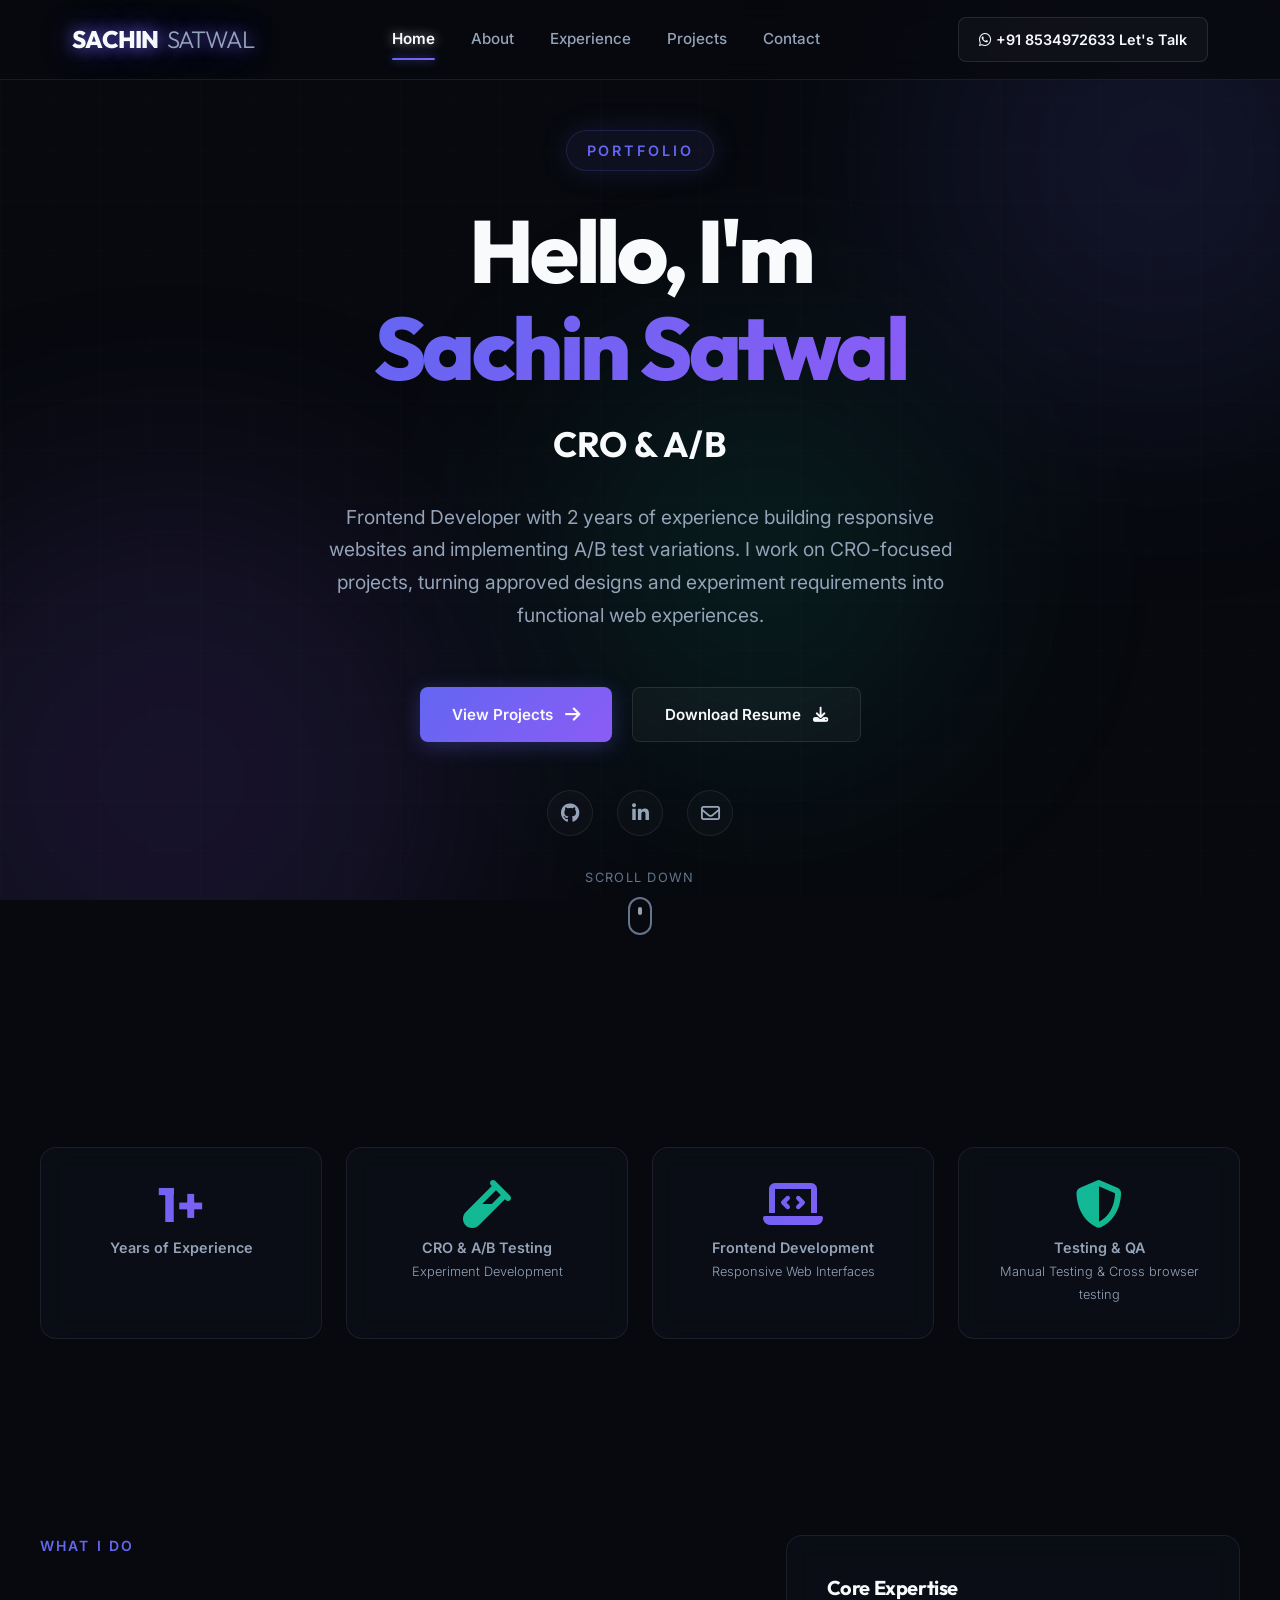
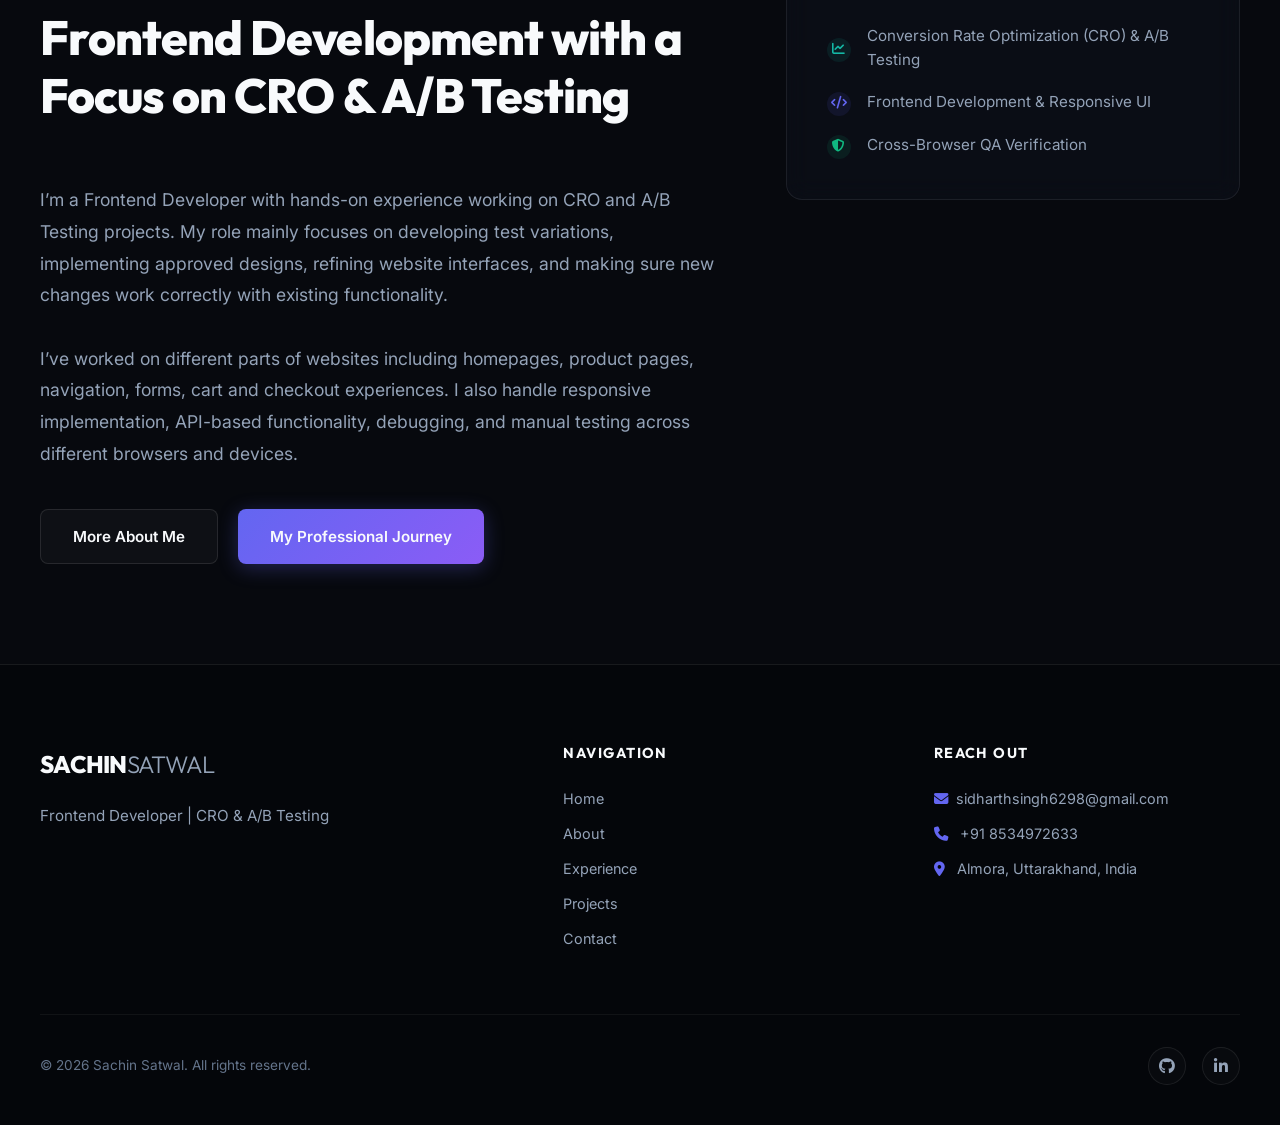
<file: index.html>
<!DOCTYPE html>
<html lang="en">
<head>
    <meta charset="UTF-8">
    <meta name="viewport" content="width=device-width, initial-scale=1.0">
    <meta name="description" content="Professional Portfolio of Sachin Satwal - Frontend Developer, CRO & A/B Testing Specialist, and Quality Assurance Specialist. Discover responsive web projects, conversion optimizations, and client case studies.">
    <title>Sachin Satwal | Frontend Developer & CRO Specialist</title>
    <!-- Fonts & CSS -->
    <link rel="stylesheet" href="style.css">
    <!-- FontAwesome Icons CDN -->
    <link rel="stylesheet" href="https://cdnjs.cloudflare.com/ajax/libs/font-awesome/6.4.0/css/all.min.css">
</head>
<body>
    <!-- Premium Loader Overlay -->
    <div class="loader-overlay">
        <div class="loader-content">
            <div class="loader-spinner"></div>
            <div class="loader-logo">SACHIN<span>.SATWAL</span></div>
        </div>
    </div>

    <!-- Background Decoration -->
    <div class="background-blobs">
        <div class="blob blob-1"></div>
        <div class="blob blob-2"></div>
        <div class="blob blob-3"></div>
    </div>
    <div class="background-grid"></div>

    <!-- Sticky Navigation Header -->
    <header class="header">
        <div class="nav-container">
            <a href="index.html" class="logo">SACHIN<span>SATWAL</span></a>
            
            <nav class="nav-links">
                <a href="index.html" class="nav-link">Home</a>
                <a href="about.html" class="nav-link">About</a>
                <a href="experience.html" class="nav-link">Experience</a>
                <a href="projects.html" class="nav-link">Projects</a>
                <a href="contact.html" class="nav-link">Contact</a>
            </nav>

            <a href="https://wa.me/918534972633" target="_blank" class="nav-cta"><i class="fab fa-whatsapp"></i> +91 8534972633 Let's Talk</a>

            <button class="mobile-nav-toggle" aria-label="Toggle Menu">
                <span></span>
                <span></span>
                <span></span>
            </button>
        </div>
    </header>

    <!-- Mobile Drawer Panel Navigation -->
    <div class="mobile-menu">
        <a href="index.html" class="nav-link">Home</a>
        <a href="about.html" class="nav-link">About</a>
        <a href="experience.html" class="nav-link">Experience</a>
        <a href="projects.html" class="nav-link">Projects</a>
        <a href="contact.html" class="nav-link">Contact</a>
        <a href="contact.html" class="btn btn-primary" style="margin-top: 1rem; width: 100%;">Let's Talk</a>
    </div>

    <!-- Hero Section -->
    <main>
        <section class="hero-section">
            <div class="hero-content">
                <div class="hero-tag reveal">Portfolio</div>
                <h1 class="hero-title reveal" style="transition-delay: 0.1s;">
                    <span>Hello, I'm</span>
                    <span class="text-gradient-primary">Sachin Satwal</span>
                </h1>
                
                <!-- Animated Typewriter Subtitle -->
                <div class="hero-subtitle reveal" style="transition-delay: 0.2s;">
                    <span class="hero-subtitle-text"></span>
                </div>
                
                <p class="hero-desc reveal" style="transition-delay: 0.3s;">
                    Frontend Developer with 2 years of experience building responsive websites and implementing A/B test variations. I work on CRO-focused projects, turning approved designs and experiment requirements into functional web experiences.
                </p>
                
                <div class="btn-group reveal" style="transition-delay: 0.4s;">
                    <a href="projects.html" class="btn btn-primary">
                        View Projects <i class="fas fa-arrow-right btn-icon"></i>
                    </a>
                    <a href="assets/SachinSatwal_Resume.pdf" download="SachinSatwal_Resume.pdf" class="btn btn-secondary">
                        Download Resume <i class="fas fa-download"></i>
                    </a>
                </div>

                <div class="hero-socials reveal" style="transition-delay: 0.5s;">
                    <a href="https://github.com/siddharthsingh125/" target="_blank" rel="noopener noreferrer" class="social-icon" aria-label="GitHub">
                        <i class="fab fa-github"></i>
                    </a>
                    <a href="https://linkedin.com" target="_blank" rel="noopener noreferrer" class="social-icon" aria-label="LinkedIn">
                        <i class="fab fa-linkedin-in"></i>
                    </a>
                    <a href="mailto:sidharthsinghgh@gmail.com" class="social-icon" aria-label="Email">
                        <i class="far fa-envelope"></i>
                    </a>
                </div>
            </div>

            <!-- Scroll Indicator -->
            <div class="scroll-indicator">
                <span>Scroll Down</span>
                <div class="mouse"></div>
            </div>
        </section>

        <!-- Stats Overview Block -->
        <section style="padding-top: 0; padding-bottom: 50px;">
            <div class="container">
                <div class="stats-grid reveal">
                    <div class="glass-card stat-card">
                        <div class="stat-number text-gradient-primary stat-number-val" data-target="2" data-suffix="+">0</div>
                        <div class="stat-title">Years of Experience</div>
                    </div>
                    <div class="glass-card stat-card">
                        <div class="stat-number text-gradient-teal"><i class="fas fa-vial"></i></div>
                        <div class="stat-title">CRO & A/B Testing<br><span>Experiment Development</span></div>
                    </div>
                    <div class="glass-card stat-card">
                        <div class="stat-number text-gradient-primary"><i class="fas fa-laptop-code"></i></div>
                        <div class="stat-title">Frontend Development<br><span>Responsive Web Interfaces</span></div>
                    </div>
                    <div class="glass-card stat-card">
                        <div class="stat-number text-gradient-teal"><i class="fas fa-shield-alt"></i></div>
                        <div class="stat-title">Testing & QA<br><span>Manual Testing & Cross browser testing</span></div>
                    </div>
                </div>
            </div>
        </section>

        <!-- Brief Teaser Section -->
        <section style="padding-top: 50px; padding-bottom: 100px;">
            <div class="container">
                <div class="about-layout">
                    <div class="about-left reveal">
                        <span class="section-subtitle">What I Do</span>
                        <h2 class="section-title">Frontend Development with a Focus on CRO & A/B Testing</h2>
                        <p class="about-summary">
                            I’m a Frontend Developer with hands-on experience working on CRO and A/B Testing projects. My role mainly focuses on developing test variations, implementing approved designs, refining website interfaces, and making sure new changes work correctly with existing functionality.<br><br>

I’ve worked on different parts of websites including homepages, product pages, navigation, forms, cart and checkout experiences. I also handle responsive implementation, API-based functionality, debugging, and manual testing across different browsers and devices.
                        </p>
                        <div class="btn-group">
                            <a href="about.html" class="btn btn-secondary">More About Me</a>
                            <a href="experience.html" class="btn btn-primary">My Professional Journey</a>
                        </div>
                    </div>
                    <div class="about-right reveal" style="transition-delay: 0.15s;">
                        <div class="glass-card" style="display: flex; flex-direction: column; gap: 1.5rem;">
                            <h3 style="font-family: var(--font-heading); font-size: 1.25rem;">Core Expertise</h3>
                            <ul style="display: flex; flex-direction: column; gap: 1rem;">
                                <li style="display: flex; gap: 1rem; align-items: center;">
                                    <div class="highlight-icon" style="background: rgba(20,184,166,0.1); color: var(--accent-teal);">
                                        <i class="fas fa-chart-line"></i>
                                    </div>
                                    <span style="color: var(--text-secondary); font-size: 0.95rem;">Conversion Rate Optimization (CRO) & A/B Testing</span>
                                </li>
                                <li style="display: flex; gap: 1rem; align-items: center;">
                                    <div class="highlight-icon" style="background: rgba(99,102,241,0.1); color: var(--accent-indigo);">
                                        <i class="fas fa-code"></i>
                                    </div>
                                    <span style="color: var(--text-secondary); font-size: 0.95rem;">Frontend Development & Responsive UI</span>
                                </li>
                                <li style="display: flex; gap: 1rem; align-items: center;">
                                    <div class="highlight-icon" style="background: rgba(16,185,129,0.1); color: var(--accent-emerald);">
                                        <i class="fas fa-shield-halved"></i>
                                    </div>
                                    <span style="color: var(--text-secondary); font-size: 0.95rem;">Cross-Browser QA Verification</span>
                                </li>
                            </ul>
                        </div>
                    </div>
                </div>
            </div>
        </section>
    </main>

    <!-- Footer -->
    <footer class="footer">
        <div class="footer-top">
            <div class="footer-brand-col">
                <a href="index.html" class="footer-brand-logo">SACHIN<span>SATWAL</span></a>
                <p class="footer-brand-desc">
                    Frontend Developer | CRO & A/B Testing
                </p>
            </div>
            
            <div class="footer-links-col">
                <h4 class="footer-col-title">Navigation</h4>
                <div class="footer-links">
                    <a href="index.html" class="footer-link">Home</a>
                    <a href="about.html" class="footer-link">About</a>
                    <a href="experience.html" class="footer-link">Experience</a>
                    <a href="projects.html" class="footer-link">Projects</a>
                    <a href="contact.html" class="footer-link">Contact</a>
                </div>
            </div>

            <div class="footer-links-col">
                <h4 class="footer-col-title">Reach Out</h4>
                <div class="footer-contact-info">
                    <p><i class="fas fa-envelope" style="color: var(--accent-indigo); margin-right: 0.5rem;"></i>sidharthsingh6298@gmail.com</p>
                    <p><i class="fas fa-phone" style="color: var(--accent-indigo); margin-right: 0.5rem;"></i> +91 8534972633</p>
                    <p><i class="fas fa-location-dot" style="color: var(--accent-indigo); margin-right: 0.5rem;"></i> Almora, Uttarakhand, India</p>
                </div>
            </div>
        </div>

        <div class="footer-bottom">
            <p class="copyright">&copy; 2026 Sachin Satwal. All rights reserved.</p>
            <div class="footer-socials">
                <a href="https://github.com/siddharthsingh125/" target="_blank" rel="noopener noreferrer" class="social-icon" style="width: 38px; height: 38px; font-size: 1rem;"><i class="fab fa-github"></i></a>
                <a href="https://linkedin.com" target="_blank" rel="noopener noreferrer" class="social-icon" style="width: 38px; height: 38px; font-size: 1rem;"><i class="fab fa-linkedin-in"></i></a>
            </div>
        </div>
    </footer>

    <!-- Global Javascript File -->
    <script src="script.js"></script>
</body>
</html>
</file>
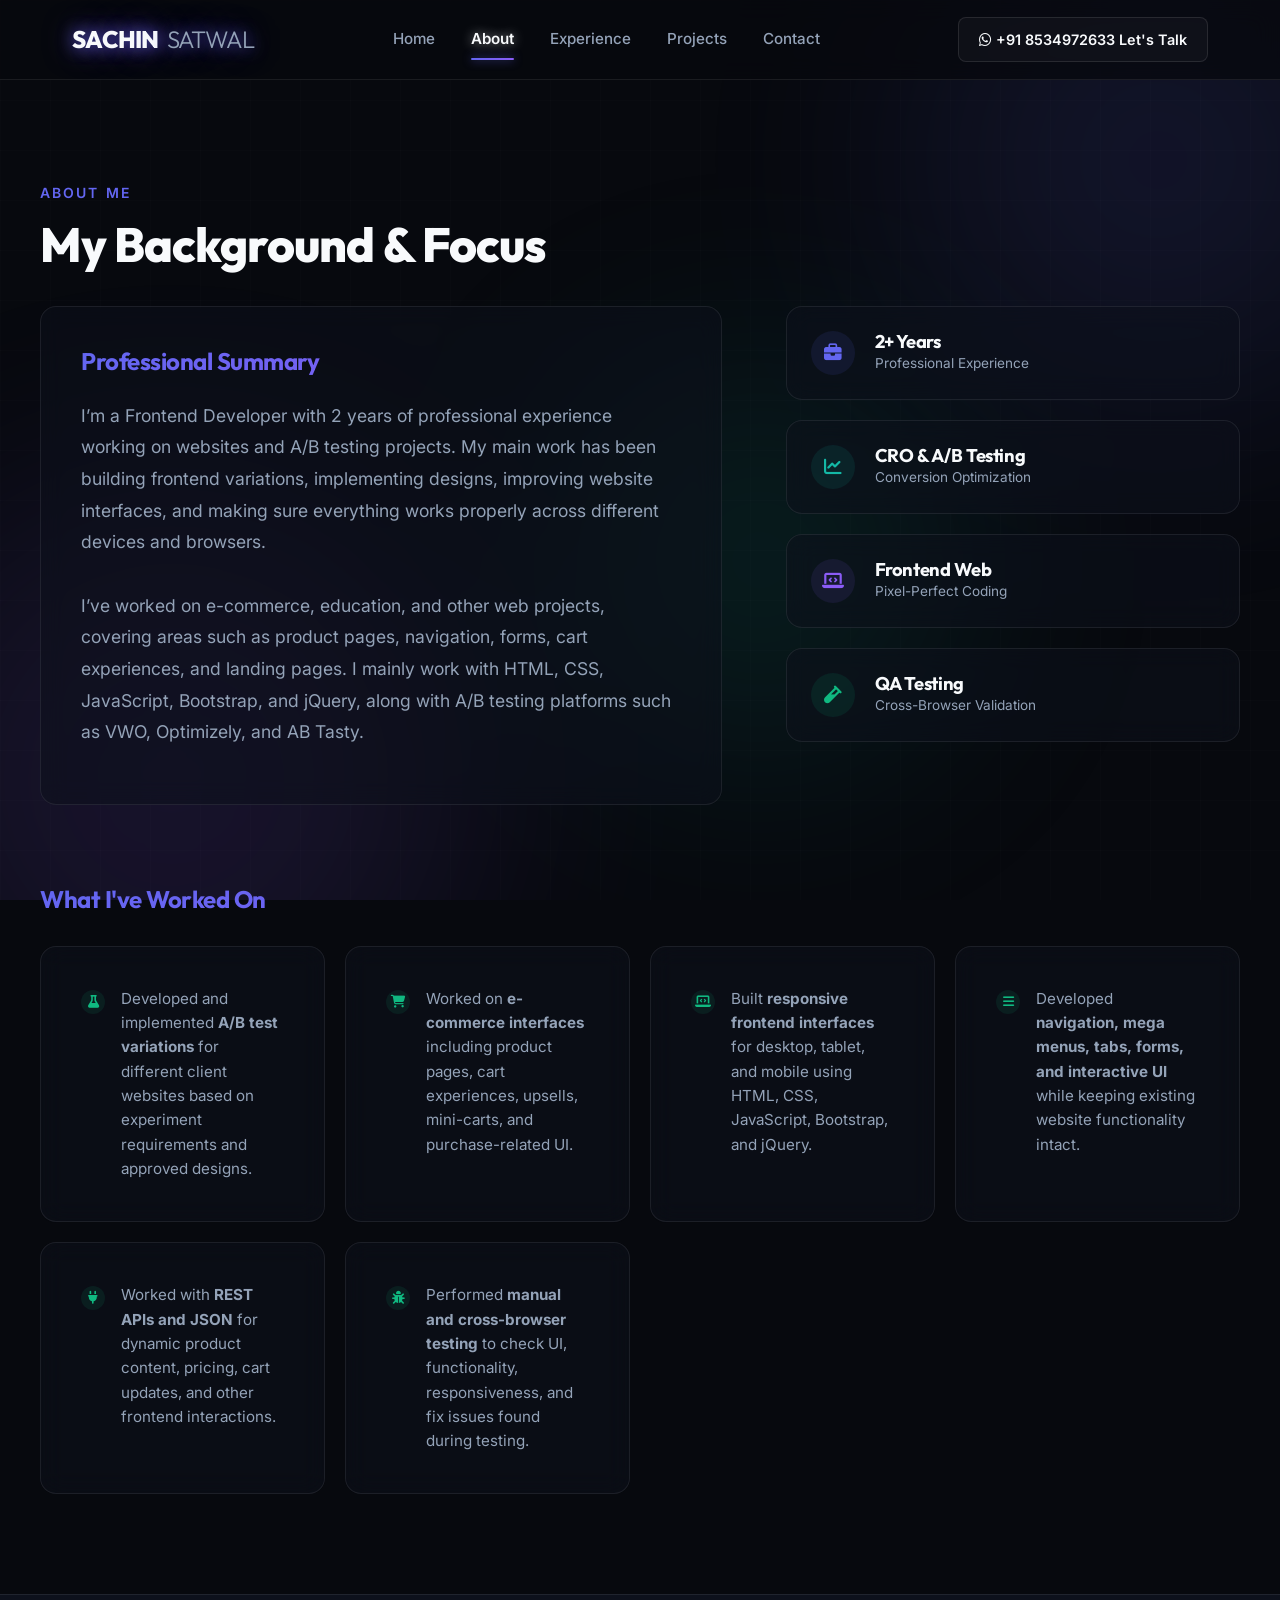
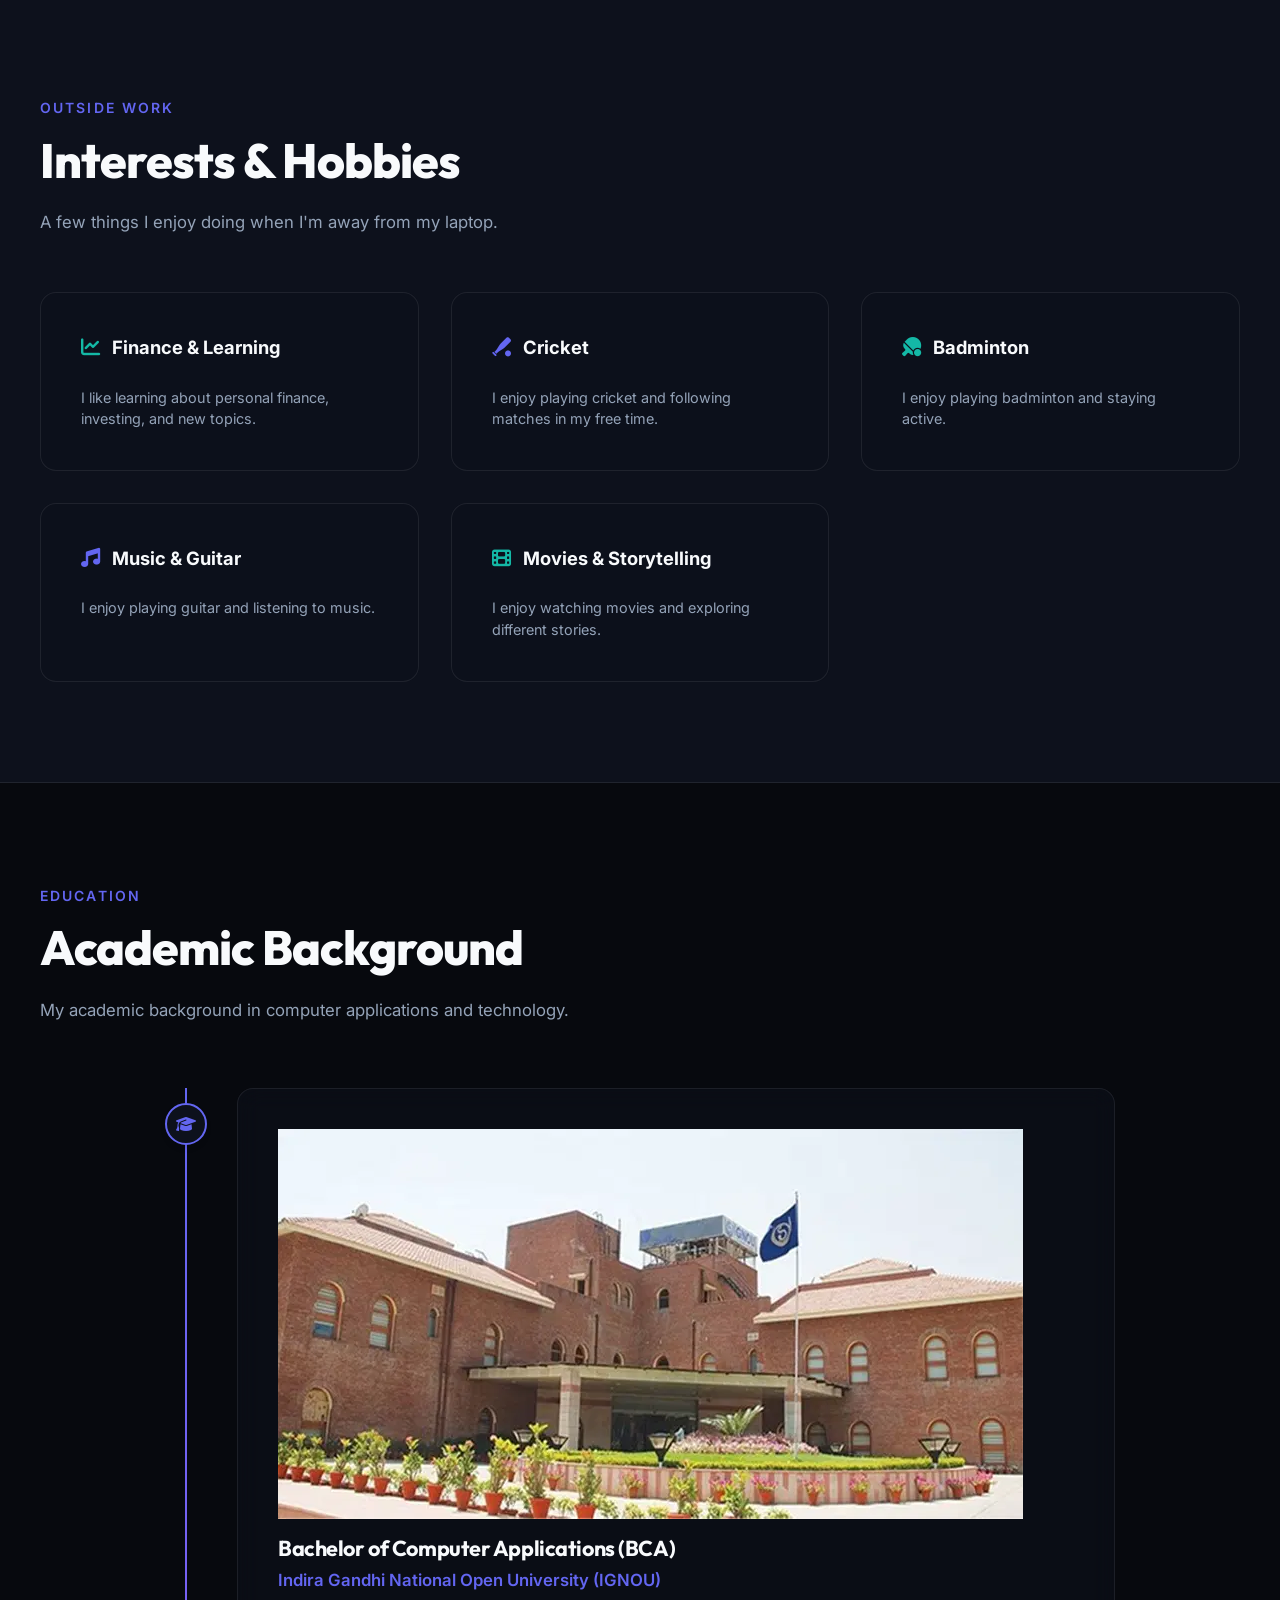
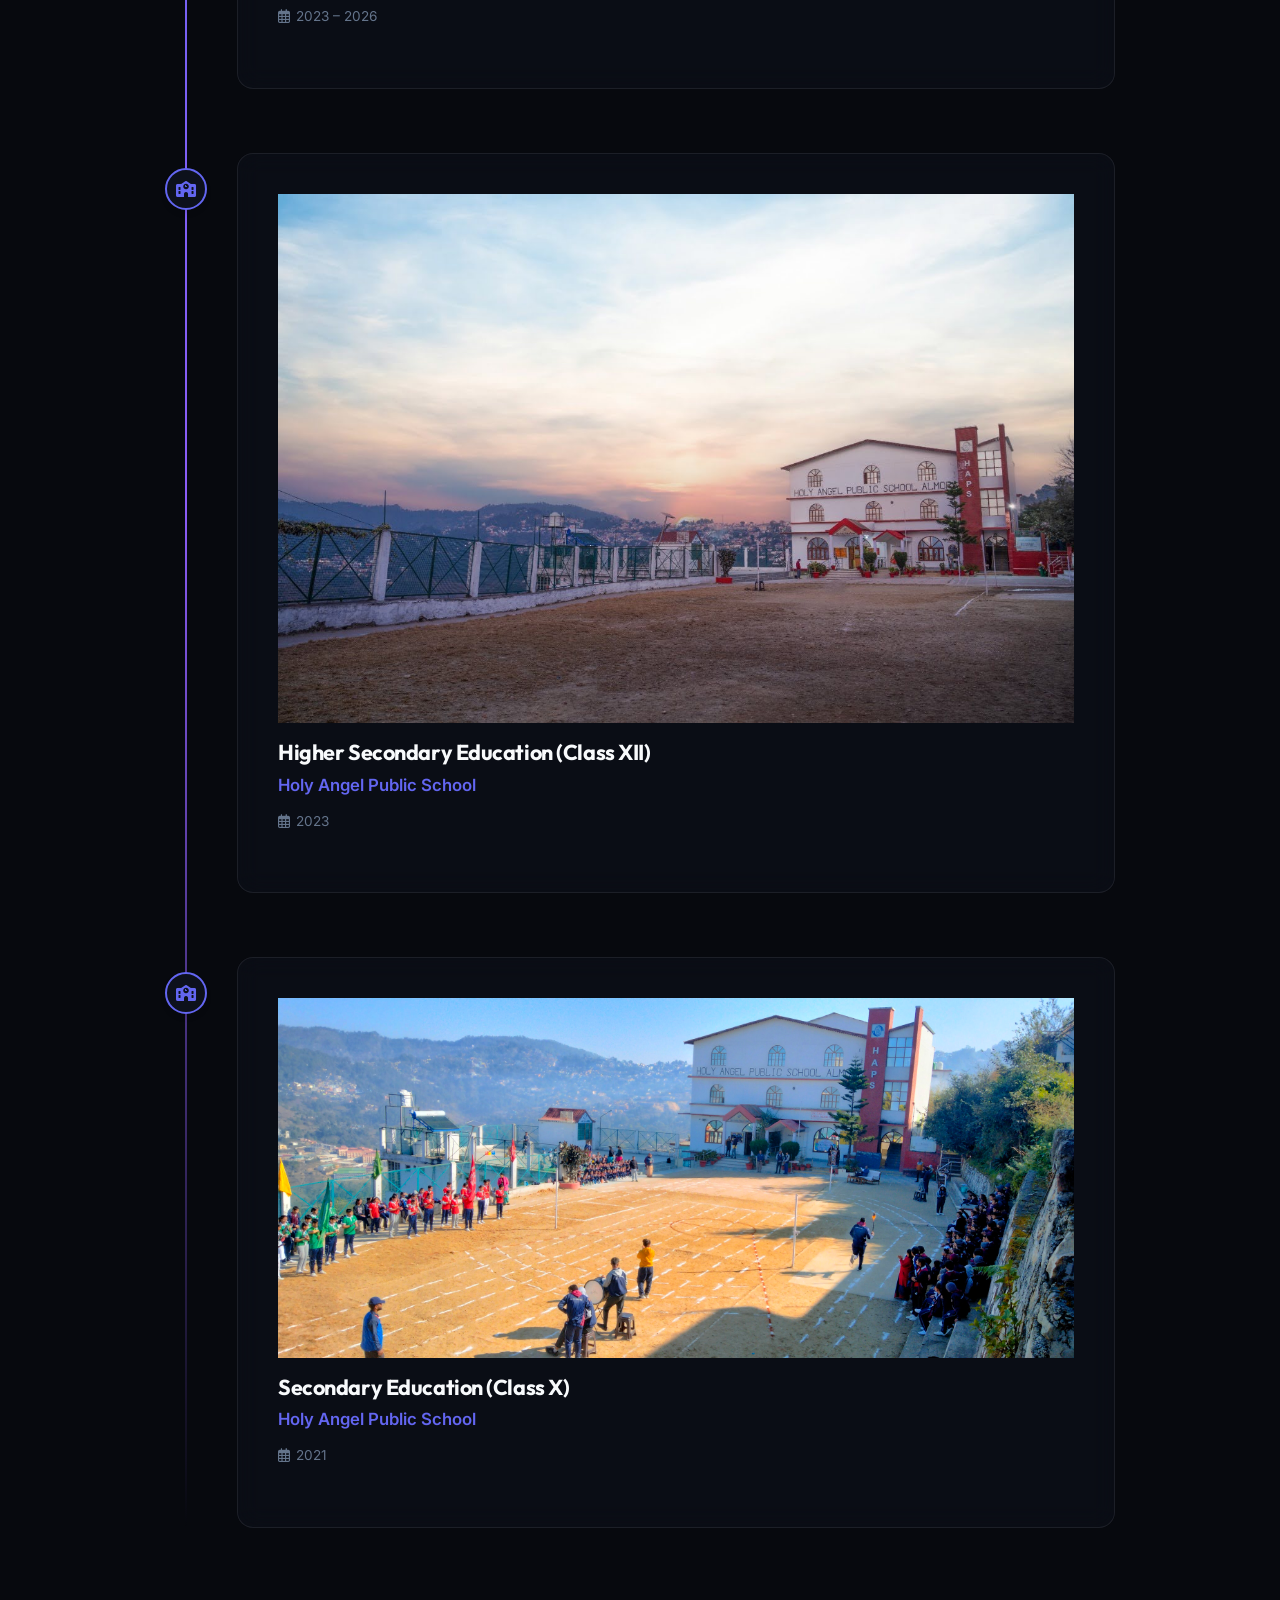
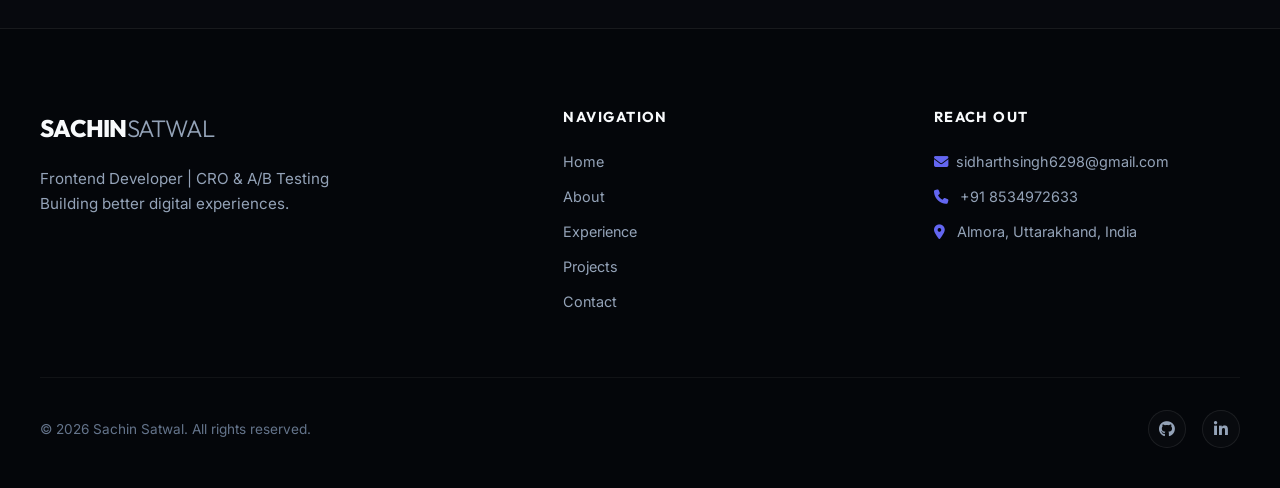
<file: about.html>
<!DOCTYPE html>
<html lang="en">
<head>
    <meta charset="UTF-8">
    <meta name="viewport" content="width=device-width, initial-scale=1.0">
    <meta name="description" content="Learn more about Sachin Satwal - Frontend Developer, CRO & A/B Testing Specialist. Review his professional background, education, and detailed technical skills.">
    <title>About Me | Sachin Satwal</title>
    <!-- Fonts & CSS -->
    <link rel="stylesheet" href="style.css">
    <!-- FontAwesome Icons CDN -->
    <link rel="stylesheet" href="https://cdnjs.cloudflare.com/ajax/libs/font-awesome/6.4.0/css/all.min.css">
</head>
<body>
    <!-- Premium Loader Overlay -->
    <div class="loader-overlay">
        <div class="loader-content">
            <div class="loader-spinner"></div>
            <div class="loader-logo">SACHIN<span>.SATWAL</span></div>
        </div>
    </div>

    <!-- Background Decoration -->
    <div class="background-blobs">
        <div class="blob blob-1"></div>
        <div class="blob blob-2"></div>
        <div class="blob blob-3"></div>
    </div>
    <div class="background-grid"></div>

    <!-- Sticky Navigation Header -->
    <header class="header">
        <div class="nav-container">
            <a href="index.html" class="logo">SACHIN<span>SATWAL</span></a>
            
            <nav class="nav-links">
                <a href="index.html" class="nav-link">Home</a>
                <a href="about.html" class="nav-link">About</a>
                <a href="experience.html" class="nav-link">Experience</a>
                <a href="projects.html" class="nav-link">Projects</a>
                <a href="contact.html" class="nav-link">Contact</a>
            </nav>

            <a href="https://wa.me/918534972633" target="_blank" class="nav-cta"><i class="fab fa-whatsapp"></i> +91 8534972633 Let's Talk</a>

            <button class="mobile-nav-toggle" aria-label="Toggle Menu">
                <span></span>
                <span></span>
                <span></span>
            </button>
        </div>
    </header>

    <!-- Mobile Drawer Panel Navigation -->
    <div class="mobile-menu">
        <a href="index.html" class="nav-link">Home</a>
        <a href="about.html" class="nav-link">About</a>
        <a href="experience.html" class="nav-link">Experience</a>
        <a href="projects.html" class="nav-link">Projects</a>
        <a href="contact.html" class="nav-link">Contact</a>
        <a href="contact.html" class="btn btn-primary" style="margin-top: 1rem; width: 100%;">Let's Talk</a>
    </div>

    <main style="padding-top: var(--header-height);">
        <!-- About Profile & Career Section -->
        <section>
            <div class="container">
                <div class="reveal">
                    <span class="section-subtitle">About Me</span>
                    <h1 class="section-title">My Background & Focus</h1>
                    <!-- <p class="section-description">A professional look into my experience, goals, and technical foundations.</p> -->
                </div>

                <div class="about-layout" style="margin-bottom: 5rem;">
                    <!-- Professional Summary -->
                    <div class="about-left reveal">
                        <div class="glass-card">
                            <h2 style="font-family: var(--font-heading); font-size: 1.5rem; margin-bottom: 1.5rem;" class="text-gradient-primary">Professional Summary</h2>
                            <p class="about-summary">
                                I’m a Frontend Developer with 2 years of professional experience working on websites and A/B testing projects. My main work has been building frontend variations, implementing designs, improving website interfaces, and making sure everything works properly across different devices and browsers.<br><br>

                                I’ve worked on e-commerce, education, and other web projects, covering areas such as product pages, navigation, forms, cart experiences, and landing pages. I mainly work with HTML, CSS, JavaScript, Bootstrap, and jQuery, along with A/B testing platforms such as VWO, Optimizely, and AB Tasty.
                            </p>
                            <p class="about-summary" style="margin-top: 1rem;">
                            </p>
                        </div>
                    </div>

                    <!-- Stat Cards column -->
                    <div class="about-right reveal" style="transition-delay: 0.1s;">
                        <div style="display: flex; flex-direction: column; gap: 1.25rem;">
                            <div class="glass-card" style="padding: 1.5rem; display: flex; align-items: center; gap: 1.25rem; transform: none; box-shadow: none;">
                                <div class="highlight-icon" style="background: rgba(99,102,241,0.1); color: var(--accent-indigo); width: 44px; height: 44px; font-size: 1.1rem; margin-top: 0;">
                                    <i class="fas fa-briefcase"></i>
                                </div>
                                <div>
                                    <h4 style="font-size: 1.15rem; font-weight: 700;">2+ Years</h4>
                                    <p style="font-size: 0.85rem; color: var(--text-secondary);">Professional Experience</p>
                                </div>
                            </div>
                            <div class="glass-card" style="padding: 1.5rem; display: flex; align-items: center; gap: 1.25rem; transform: none; box-shadow: none;">
                                <div class="highlight-icon" style="background: rgba(20,184,166,0.1); color: var(--accent-teal); width: 44px; height: 44px; font-size: 1.1rem; margin-top: 0;">
                                    <i class="fas fa-chart-line"></i>
                                </div>
                                <div>
                                    <h4 style="font-size: 1.15rem; font-weight: 700;">CRO & A/B Testing</h4>
                                    <p style="font-size: 0.85rem; color: var(--text-secondary);">Conversion Optimization</p>
                                </div>
                            </div>
                            <div class="glass-card" style="padding: 1.5rem; display: flex; align-items: center; gap: 1.25rem; transform: none; box-shadow: none;">
                                <div class="highlight-icon" style="background: rgba(139,92,246,0.1); color: var(--accent-violet); width: 44px; height: 44px; font-size: 1.1rem; margin-top: 0;">
                                    <i class="fas fa-laptop-code"></i>
                                </div>
                                <div>
                                    <h4 style="font-size: 1.15rem; font-weight: 700;">Frontend Web</h4>
                                    <p style="font-size: 0.85rem; color: var(--text-secondary);">Pixel-Perfect Coding</p>
                                </div>
                            </div>
                            <div class="glass-card" style="padding: 1.5rem; display: flex; align-items: center; gap: 1.25rem; transform: none; box-shadow: none;">
                                <div class="highlight-icon" style="background: rgba(16,185,129,0.1); color: var(--accent-emerald); width: 44px; height: 44px; font-size: 1.1rem; margin-top: 0;">
                                    <i class="fas fa-vial"></i>
                                </div>
                                <div>
                                    <h4 style="font-size: 1.15rem; font-weight: 700;">QA Testing</h4>
                                    <p style="font-size: 0.85rem; color: var(--text-secondary);">Cross-Browser Validation</p>
                                </div>
                            </div>
                        </div>
                    </div>
                </div>

                <!-- Career Highlights -->

<div class="reveal">

    <h3 style="font-family: var(--font-heading); font-size: 1.5rem; margin-bottom: 2rem;"
        class="text-gradient-primary">
        What I've Worked On
    </h3>

    <div class="highlights-list">

        <div class="glass-card highlight-item">
            <div class="highlight-icon">
                <i class="fas fa-flask"></i>
            </div>
            <div class="highlight-text">
                Developed and implemented <strong>A/B test variations</strong> for different
                client websites based on experiment requirements and approved designs.
            </div>
        </div>

        <div class="glass-card highlight-item">
            <div class="highlight-icon">
                <i class="fas fa-shopping-cart"></i>
            </div>
            <div class="highlight-text">
                Worked on <strong>e-commerce interfaces</strong> including product pages,
                cart experiences, upsells, mini-carts, and purchase-related UI.
            </div>
        </div>

        <div class="glass-card highlight-item">
            <div class="highlight-icon">
                <i class="fas fa-laptop-code"></i>
            </div>
            <div class="highlight-text">
                Built <strong>responsive frontend interfaces</strong> for desktop, tablet,
                and mobile using HTML, CSS, JavaScript, Bootstrap, and jQuery.
            </div>
        </div>

        <div class="glass-card highlight-item">
            <div class="highlight-icon">
                <i class="fas fa-bars"></i>
            </div>
            <div class="highlight-text">
                Developed <strong>navigation, mega menus, tabs, forms, and interactive UI</strong>
                while keeping existing website functionality intact.
            </div>
        </div>

        <div class="glass-card highlight-item">
            <div class="highlight-icon">
                <i class="fas fa-plug"></i>
            </div>
            <div class="highlight-text">
                Worked with <strong>REST APIs and JSON</strong> for dynamic product content,
                pricing, cart updates, and other frontend interactions.
            </div>
        </div>

        <div class="glass-card highlight-item">
            <div class="highlight-icon">
                <i class="fas fa-bug"></i>
            </div>
            <div class="highlight-text">
                Performed <strong>manual and cross-browser testing</strong> to check UI,
                functionality, responsiveness, and fix issues found during testing.
            </div>
        </div>

    </div>

</div>
        </section>

        <!-- Interests & Hobbies Section -->

<section style="background: var(--bg-secondary); border-top: 1px solid var(--card-border); border-bottom: 1px solid var(--card-border);">

    <div class="container">

        <div class="reveal">
            <span class="section-subtitle">Outside Work</span>

            <h2 class="section-title">Interests & Hobbies</h2>

            <p class="section-description">
                A few things I enjoy doing when I'm away from my laptop.
            </p>
        </div>

        <div class="skills-grid reveal">

            <!-- Finance & Learning -->
            <div class="glass-card">
                <div class="skill-category-title">
                    <i class="fas fa-chart-line skill-category-icon"
                       style="color: var(--accent-teal);"></i>
                    <span>Finance & Learning</span>
                </div>

                <p style="color: var(--text-secondary); font-size: 0.9rem; line-height: 1.5; margin-top: 1rem;">
                    I like learning about personal finance, investing, and new topics.
                </p>
            </div>

            <!-- Cricket -->
            <div class="glass-card">
                <div class="skill-category-title">
                    <i class="fas fa-baseball-bat-ball skill-category-icon"
                       style="color: var(--accent-indigo);"></i>
                    <span>Cricket</span>
                </div>

                <p style="color: var(--text-secondary); font-size: 0.9rem; line-height: 1.5; margin-top: 1rem;">
                    I enjoy playing cricket and following matches in my free time.
                </p>
            </div>

            <!-- Badminton -->
            <div class="glass-card">
                <div class="skill-category-title">
                    <i class="fas fa-table-tennis-paddle-ball skill-category-icon"
                       style="color: var(--accent-teal);"></i>
                    <span>Badminton</span>
                </div>

                <p style="color: var(--text-secondary); font-size: 0.9rem; line-height: 1.5; margin-top: 1rem;">
                    I enjoy playing badminton and staying active.
                </p>
            </div>

            <!-- Music -->
            <div class="glass-card">
                <div class="skill-category-title">
                    <i class="fas fa-music skill-category-icon"
                       style="color: var(--accent-indigo);"></i>
                    <span>Music & Guitar</span>
                </div>

                <p style="color: var(--text-secondary); font-size: 0.9rem; line-height: 1.5; margin-top: 1rem;">
                    I enjoy playing guitar and listening to music.
                </p>
            </div>

            <!-- Movies -->
            <div class="glass-card">
                <div class="skill-category-title">
                    <i class="fas fa-film skill-category-icon"
                       style="color: var(--accent-teal);"></i>
                    <span>Movies & Storytelling</span>
                </div>

                <p style="color: var(--text-secondary); font-size: 0.9rem; line-height: 1.5; margin-top: 1rem;">
                    I enjoy watching movies and exploring different stories.
                </p>
            </div>

        </div>

    </div>

</section>

        <!-- Education Section -->
<section>
    <div class="container">

        <div class="reveal">
            <span class="section-subtitle">Education</span>
            <h2 class="section-title">Academic Background</h2>
            <p class="section-description">
                My academic background in computer applications and technology.
            </p>
        </div>

        <div class="edu-timeline reveal">

            <!-- BCA -->
            <div class="edu-item">

                <div class="edu-node">
                    <i class="fas fa-graduation-cap"></i>
                </div>

                <div class="glass-card edu-card">

                    <div class="edu-card-content">

                        <img src="assets/ignoupic.webp"
                             alt="IGNOU logo"
                             class="edu-institution-img">

                        <div class="edu-info">

                            <h3 class="edu-degree">
                                Bachelor of Computer Applications (BCA)
                            </h3>

                            <p class="edu-school">
                                Indira Gandhi National Open University (IGNOU)
                            </p>

                            <div class="edu-meta">
                                <span>
                                    <i class="far fa-calendar-alt"></i>
                                    2023 – 2026
                                </span>

                                <!-- <span>
                                    <i class="fas fa-circle-notch"></i>
                                    Currently Pursuing
                                </span> -->
                            </div>

                        </div>

                    </div>

                </div>

            </div>


            <!-- Class XII -->
            <div class="edu-item">

                <div class="edu-node">
                    <i class="fas fa-school"></i>
                </div>

                <div class="glass-card edu-card">

                    <div class="edu-card-content">

                        <img src="assets/school.jpg"
                             alt="Holy Angel Public School"
                             class="edu-institution-img">

                        <div class="edu-info">

                            <h3 class="edu-degree">
                                Higher Secondary Education (Class XII)
                            </h3>

                            <p class="edu-school">
                                Holy Angel Public School
                            </p>

                            <div class="edu-meta">
                                <span>
                                    <i class="far fa-calendar-alt"></i>
                                    2023
                                </span>
                            </div>

                        </div>

                    </div>

                </div>

            </div>


            <!-- Class X -->
            <div class="edu-item">

                <div class="edu-node">
                    <i class="fas fa-school"></i>
                </div>

                <div class="glass-card edu-card">

                    <div class="edu-card-content">

                        <img src="assets/school2.jpg"
                             alt="Holy Angel Public School"
                             class="edu-institution-img">

                        <div class="edu-info">

                            <h3 class="edu-degree">
                                Secondary Education (Class X)
                            </h3>

                            <p class="edu-school">
                                Holy Angel Public School
                            </p>

                            <div class="edu-meta">
                                <span>
                                    <i class="far fa-calendar-alt"></i>
                                    2021
                                </span>
                            </div>

                        </div>

                    </div>

                </div>

            </div>

        </div>

    </div>
</section>
    </main>

    <!-- Footer -->
    <footer class="footer">
        <div class="footer-top">
            <div class="footer-brand-col">
                <a href="index.html" class="footer-brand-logo">SACHIN<span>SATWAL</span></a>
                <p class="footer-brand-desc">
                    Frontend Developer | CRO & A/B Testing <br>
                    Building better digital experiences.
                </p>
            </div>
            
            <div class="footer-links-col">
                <h4 class="footer-col-title">Navigation</h4>
                <div class="footer-links">
                    <a href="index.html" class="footer-link">Home</a>
                    <a href="about.html" class="footer-link">About</a>
                    <a href="experience.html" class="footer-link">Experience</a>
                    <a href="projects.html" class="footer-link">Projects</a>
                    <a href="contact.html" class="footer-link">Contact</a>
                </div>
            </div>

            <div class="footer-links-col">
                <h4 class="footer-col-title">Reach Out</h4>
                <div class="footer-contact-info">
                    <p><i class="fas fa-envelope" style="color: var(--accent-indigo); margin-right: 0.5rem;"></i>sidharthsingh6298@gmail.com</p>
                    <p><i class="fas fa-phone" style="color: var(--accent-indigo); margin-right: 0.5rem;"></i> +91 8534972633</p>
                    <p><i class="fas fa-location-dot" style="color: var(--accent-indigo); margin-right: 0.5rem;"></i> Almora, Uttarakhand, India</p>
                </div>
            </div>
        </div>

        <div class="footer-bottom">
            <p class="copyright">&copy; 2026 Sachin Satwal. All rights reserved.</p>
            <div class="footer-socials">
                <a href="https://github.com/siddharthsingh125/" target="_blank" rel="noopener noreferrer" class="social-icon" style="width: 38px; height: 38px; font-size: 1rem;"><i class="fab fa-github"></i></a>
                <a href="https://linkedin.com" target="_blank" rel="noopener noreferrer" class="social-icon" style="width: 38px; height: 38px; font-size: 1rem;"><i class="fab fa-linkedin-in"></i></a>
            </div>
        </div>
    </footer>

    <!-- Global Javascript File -->
    <script src="script.js"></script>
</body>
</html>
</file>
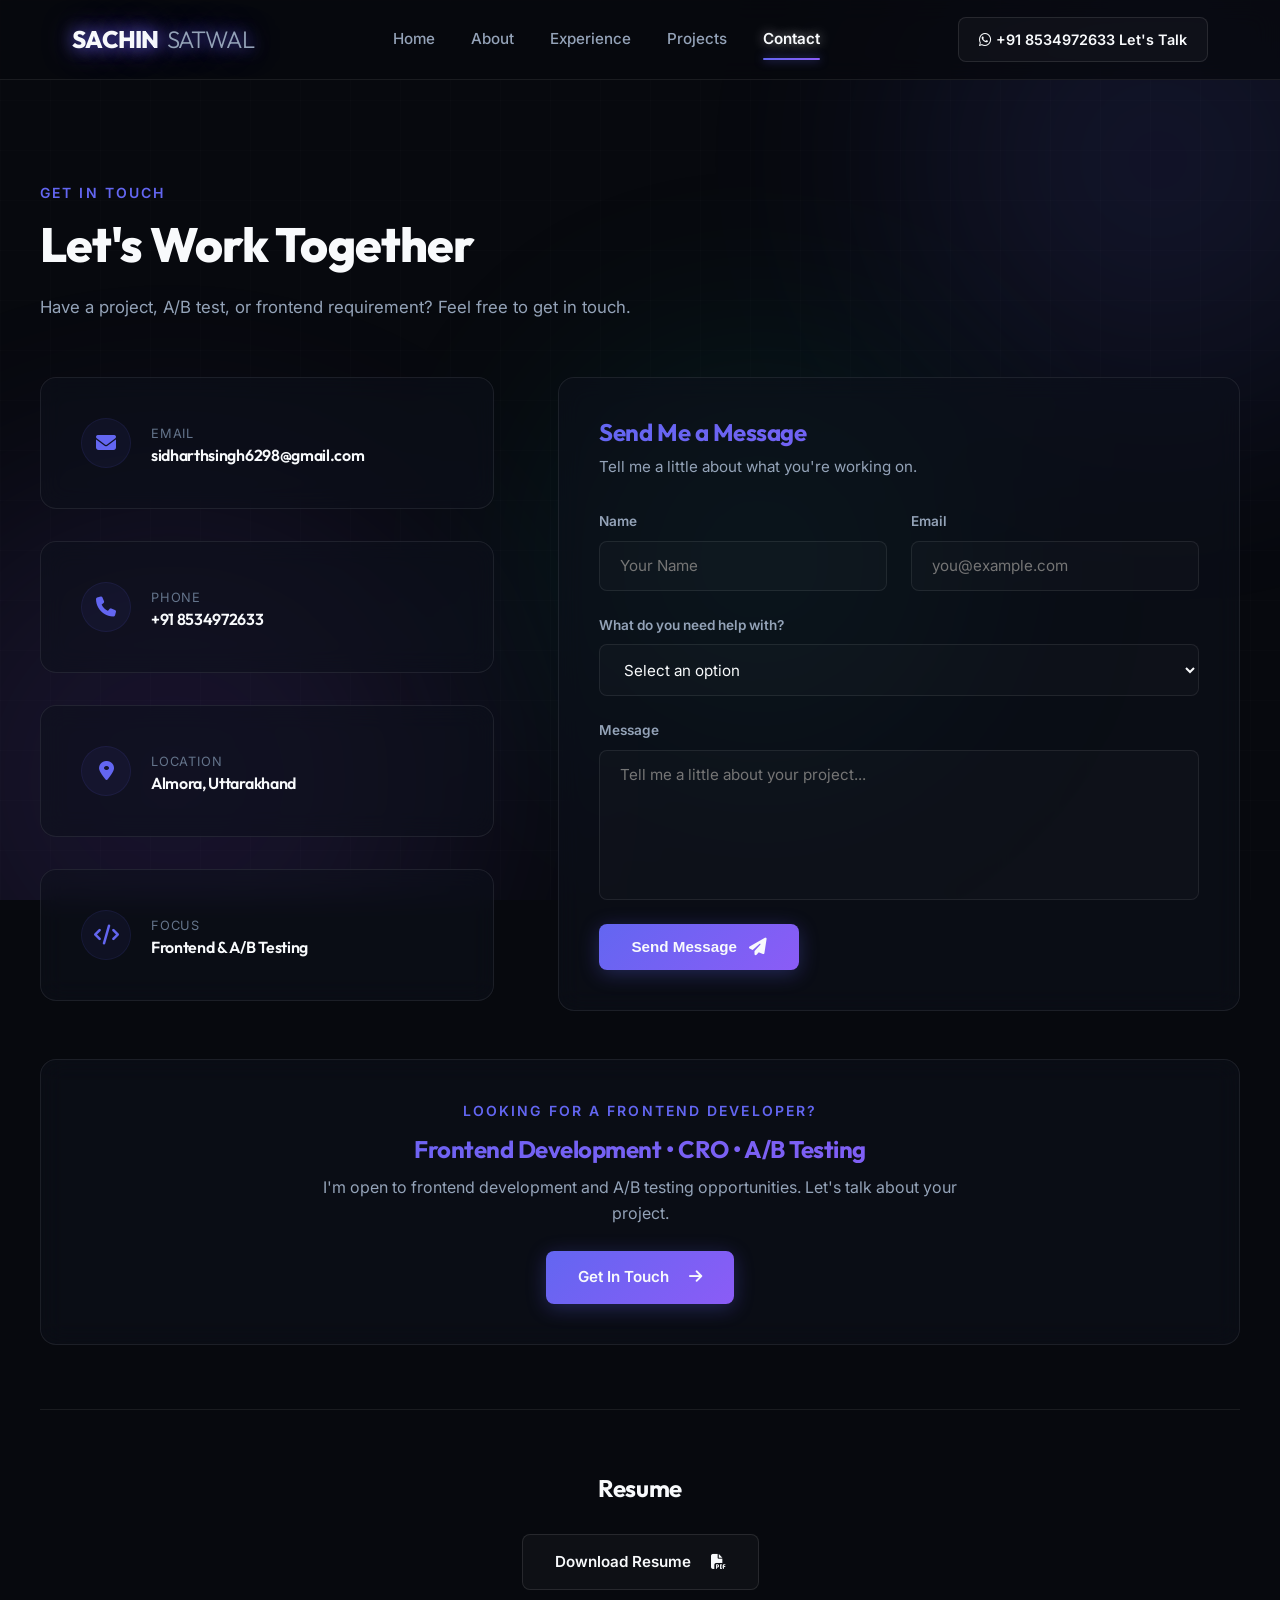
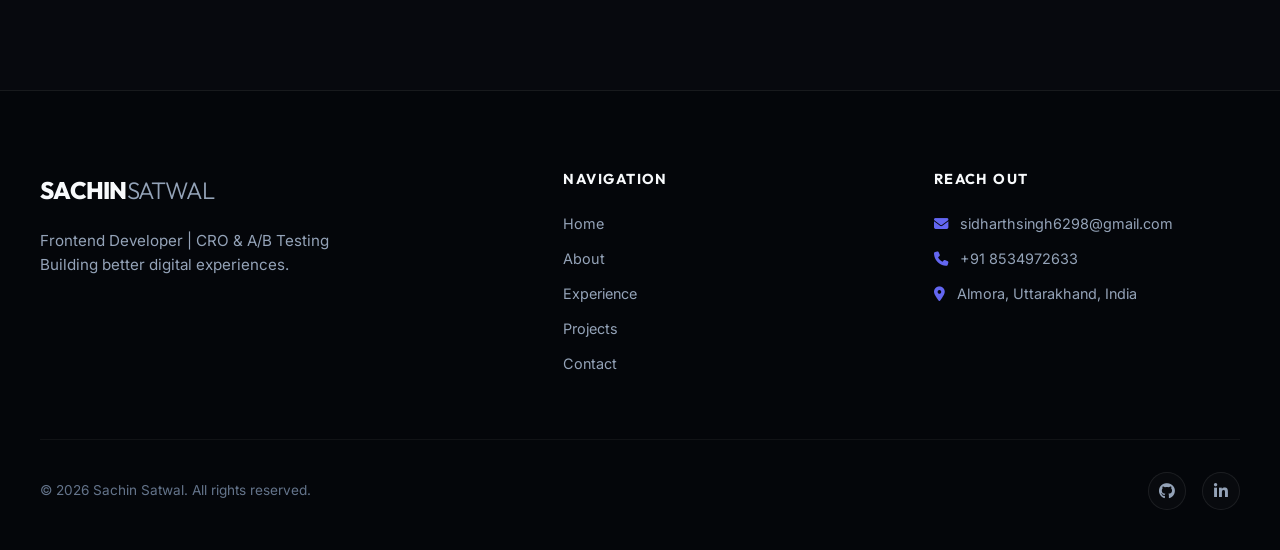
<file: contact.html>
<!DOCTYPE html>
<html lang="en">
<head>
    <meta charset="UTF-8">
    <meta name="viewport" content="width=device-width, initial-scale=1.0">
    <meta name="description" content="Contact Sachin Satwal for frontend web development, CRO experimentation, or manual QA testing opportunities. Email: sidharthsingh6298@gmail.com.">
    <title>Contact Sachin Satwal | Frontend Developer</title>
    <!-- Fonts & CSS -->
    <link rel="stylesheet" href="style.css">
    <!-- FontAwesome Icons CDN -->
    <link rel="stylesheet" href="https://cdnjs.cloudflare.com/ajax/libs/font-awesome/6.4.0/css/all.min.css">
</head>
<body>
    <!-- Premium Loader Overlay -->
    <div class="loader-overlay">
        <div class="loader-content">
            <div class="loader-spinner"></div>
            <div class="loader-logo">SACHIN<span>.SATWAL</span></div>
        </div>
    </div>

    <!-- Background Decoration -->
    <div class="background-blobs">
        <div class="blob blob-1"></div>
        <div class="blob blob-2"></div>
        <div class="blob blob-3"></div>
    </div>
    <div class="background-grid"></div>

    <!-- Sticky Navigation Header -->
    <header class="header">
        <div class="nav-container">
            <a href="index.html" class="logo">SACHIN<span>SATWAL</span></a>
            
            <nav class="nav-links">
                <a href="index.html" class="nav-link">Home</a>
                <a href="about.html" class="nav-link">About</a>
                <a href="experience.html" class="nav-link">Experience</a>
                <a href="projects.html" class="nav-link">Projects</a>
                <a href="contact.html" class="nav-link">Contact</a>
            </nav>

            <a href="https://wa.me/918534972633" target="_blank" class="nav-cta"><i class="fab fa-whatsapp"></i> +91 8534972633 Let's Talk</a>

            <button class="mobile-nav-toggle" aria-label="Toggle Menu">
                <span></span>
                <span></span>
                <span></span>
            </button>
        </div>
    </header>

    <!-- Mobile Drawer Panel Navigation -->
    <div class="mobile-menu">
        <a href="index.html" class="nav-link">Home</a>
        <a href="about.html" class="nav-link">About</a>
        <a href="experience.html" class="nav-link">Experience</a>
        <a href="projects.html" class="nav-link">Projects</a>
        <a href="contact.html" class="nav-link">Contact</a>
        <a href="contact.html" class="btn btn-primary" style="margin-top: 1rem; width: 100%;">Let's Talk</a>
    </div>

    <main style="padding-top: var(--header-height);">
        <!-- Contact Section -->
        <!-- Contact Section -->
<section>
    <div class="container">

        <!-- Section Heading -->
        <div class="reveal">
            <span class="section-subtitle">Get In Touch</span>

            <h1 class="section-title">
                Let's Work Together
            </h1>

            <p class="section-description">
                Have a project, A/B test, or frontend requirement?
                Feel free to get in touch.
            </p>
        </div>


        <div class="contact-layout reveal">

            <!-- Contact Information -->
            <div class="contact-info-col">

                <!-- Email -->
                <div class="glass-card contact-card">
                    <div class="contact-card-icon">
                        <i class="fas fa-envelope"></i>
                    </div>

                    <div>
                        <span class="contact-card-lbl">Email</span>

                        <h3 class="contact-card-val">
                            <a href="mailto:sidharthsingh6298@gmail.com">
                                sidharthsingh6298@gmail.com
                            </a>
                        </h3>
                    </div>
                </div>


                <!-- Phone -->
                <div class="glass-card contact-card">
                    <div class="contact-card-icon">
                        <i class="fas fa-phone"></i>
                    </div>

                    <div>
                        <span class="contact-card-lbl">Phone</span>

                        <h3 class="contact-card-val">
                            <a href="tel:+918534972633">
                                +91 8534972633
                            </a>
                        </h3>
                    </div>
                </div>


                <!-- Location -->
                <div class="glass-card contact-card">
                    <div class="contact-card-icon">
                        <i class="fas fa-location-dot"></i>
                    </div>

                    <div>
                        <span class="contact-card-lbl">Location</span>

                        <h3 class="contact-card-val">
                            Almora, Uttarakhand
                        </h3>
                    </div>
                </div>


                <!-- Focus -->
                <div class="glass-card contact-card">
                    <div class="contact-card-icon">
                        <i class="fas fa-code"></i>
                    </div>

                    <div>
                        <span class="contact-card-lbl">Focus</span>

                        <h3 class="contact-card-val">
                            Frontend & A/B Testing
                        </h3>
                    </div>
                </div>

            </div>


            <!-- Contact Form -->
            <div class="glass-card">

                <h2
                    style="
                        font-family: var(--font-heading);
                        font-size: 1.5rem;
                        margin-bottom: 0.5rem;
                    "
                    class="text-gradient-primary">
                    Send Me a Message
                </h2>

                <p
                    style="
                        color: var(--text-secondary);
                        font-size: 0.95rem;
                        margin-bottom: 2rem;
                    ">
                    Tell me a little about what you're working on.
                </p>


                <form id="contact-form" class="contact-form">

                    <!-- Name + Email -->
                    <div class="form-group-row">

                        <div class="form-group">
                            <label for="name" class="form-label">
                                Name
                            </label>

                            <input
                                type="text"
                                id="name"
                                name="name"
                                class="form-input"
                                placeholder="Your Name"
                                required>
                        </div>


                        <div class="form-group">
                            <label for="email" class="form-label">
                                Email
                            </label>

                            <input
                                type="email"
                                id="email"
                                name="email"
                                class="form-input"
                                placeholder="you@example.com"
                                required>
                        </div>

                    </div>


                    <!-- Project Type -->
                    <div class="form-group">

                        <label for="subject" class="form-label">
                            What do you need help with?
                        </label>

                        <select
                            id="subject"
                            name="subject"
                            class="form-input"
                            required>

                            <option value="" disabled selected>
                                Select an option
                            </option>

                            <option value="ab-testing">
                                A/B Testing
                            </option>

                            <option value="experiment-implementation">
                                Experiment Implementation
                            </option>

                            <option value="frontend">
                                Frontend Development
                            </option>

                            <option value="ui-optimization">
                                UI Optimization
                            </option>

                            <option value="wordpress">
                                WordPress Development
                            </option>

                            <option value="other">
                                Other
                            </option>

                        </select>

                    </div>


                    <!-- Message -->
                    <div class="form-group">

                        <label for="message" class="form-label">
                            Message
                        </label>

                        <textarea
                            id="message"
                            name="message"
                            class="form-input"
                            placeholder="Tell me a little about your project..."
                            required></textarea>

                    </div>


                    <!-- Submit -->
                    <button
                        type="submit"
                        class="btn btn-primary form-submit-btn">

                        Send Message

                        <i class="fas fa-paper-plane btn-icon"></i>

                    </button>

                </form>


                <!-- Form Status -->
                <div class="form-message-status"></div>

            </div>

        </div>


        <!-- Simple CTA -->
        <div
            class="glass-card reveal"
            style="
                margin-top: 3rem;
                text-align: center;
                padding: 2.5rem;
            ">

            <span
                class="section-subtitle"
                style="
                    display: block;
                    margin-bottom: 0.75rem;
                ">
                Looking for a Frontend Developer?
            </span>

            <h2
                style="
                    font-family: var(--font-heading);
                    margin-bottom: 0.75rem;
                "
                class="text-gradient-primary">

                Frontend Development • CRO • A/B Testing

            </h2>

            <p
                style="
                    color: var(--text-secondary);
                    max-width: 650px;
                    margin: 0 auto 1.5rem;
                    line-height: 1.6;
                ">

                I'm open to frontend development and A/B testing
                opportunities. Let's talk about your project.

            </p>

            <a
                href="mailto:sidharthsingh6298@gmail.com"
                class="btn btn-primary">

                Get In Touch

                <i
                    class="fas fa-arrow-right"
                    style="margin-left: 0.5rem;">
                </i>

            </a>

        </div>


        <!-- Resume -->
        <div class="downloads-container reveal">

            <h3 class="downloads-title">
                Resume
            </h3>

            <div class="downloads-grid">

                <a
                    href="assets/SachinSatwal_Resume.pdf"
                    download="Sachin-Satwal-Resume.pdf"
                    class="btn btn-secondary">

                    Download Resume

                    <i
                        class="fas fa-file-pdf"
                        style="margin-left: 0.5rem;">
                    </i>

                </a>

            </div>

        </div>

    </div>
</section>
    </main>

    <!-- Footer -->
    <footer class="footer">
        <div class="footer-top">
            <div class="footer-brand-col">
                <a href="index.html" class="footer-brand-logo">SACHIN<span>SATWAL</span></a>
                <p class="footer-brand-desc">
                    Frontend Developer | CRO & A/B Testing<br> 
                    Building better digital experiences.
                </p>
            </div>
            
            <div class="footer-links-col">
                <h4 class="footer-col-title">Navigation</h4>
                <div class="footer-links">
                    <a href="index.html" class="footer-link">Home</a>
                    <a href="about.html" class="footer-link">About</a>
                    <a href="experience.html" class="footer-link">Experience</a>
                    <a href="projects.html" class="footer-link">Projects</a>
                    <a href="contact.html" class="footer-link">Contact</a>
                </div>
            </div>

            <div class="footer-links-col">
                <h4 class="footer-col-title">Reach Out</h4>
                <div class="footer-contact-info">
                    <p><i class="fas fa-envelope" style="color: var(--accent-indigo); margin-right: 0.5rem;"></i> sidharthsingh6298@gmail.com</p>
                    <p><i class="fas fa-phone" style="color: var(--accent-indigo); margin-right: 0.5rem;"></i> +91 8534972633</p>
                    <p><i class="fas fa-location-dot" style="color: var(--accent-indigo); margin-right: 0.5rem;"></i> Almora, Uttarakhand, India</p>
                </div>
            </div>
        </div>

        <div class="footer-bottom">
            <p class="copyright">&copy; 2026 Sachin Satwal. All rights reserved.</p>
            <div class="footer-socials">
                <a href="https://github.com/siddharthsingh125/" target="_blank" rel="noopener noreferrer" class="social-icon" style="width: 38px; height: 38px; font-size: 1rem;"><i class="fab fa-github"></i></a>
                <a href="https://linkedin.com" target="_blank" rel="noopener noreferrer" class="social-icon" style="width: 38px; height: 38px; font-size: 1rem;"><i class="fab fa-linkedin-in"></i></a>
            </div>
        </div>
    </footer>

    <!-- Global Javascript File -->
    <script src="script.js"></script>
</body>
</html>
</file>
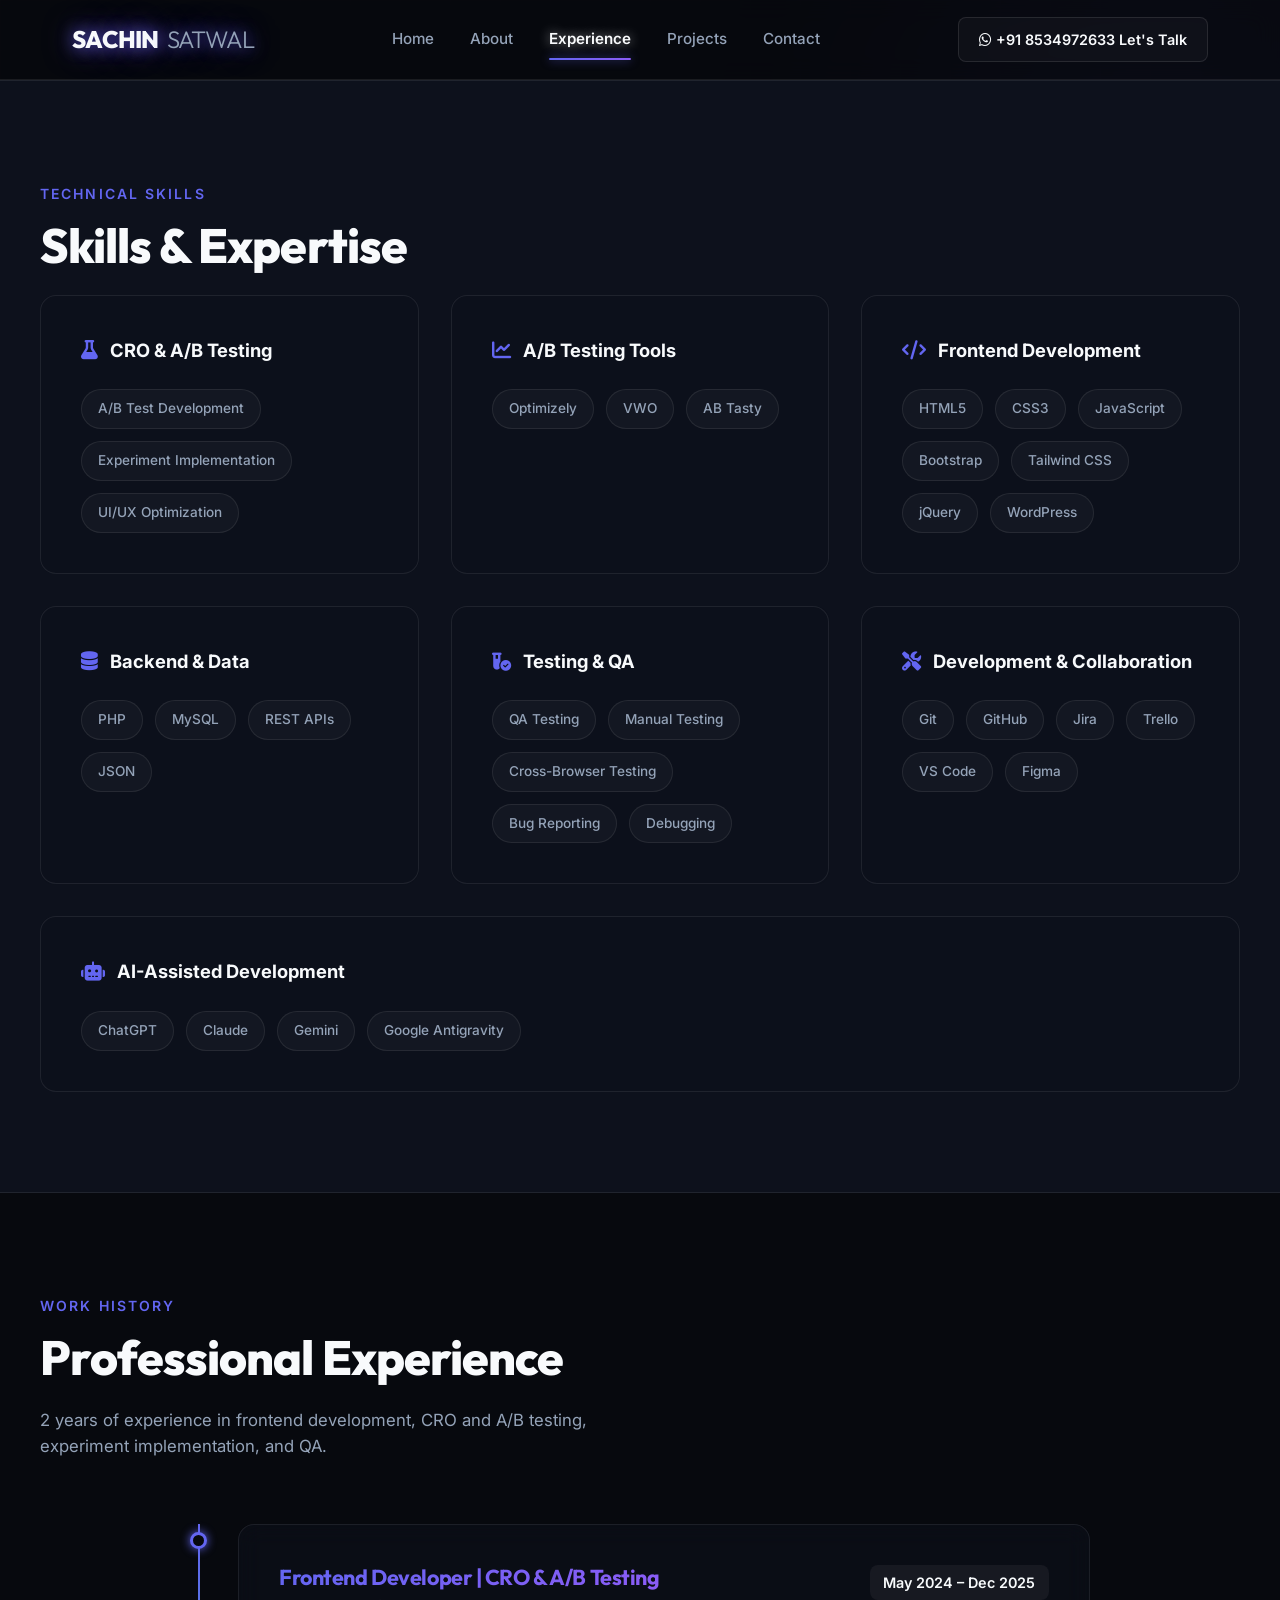
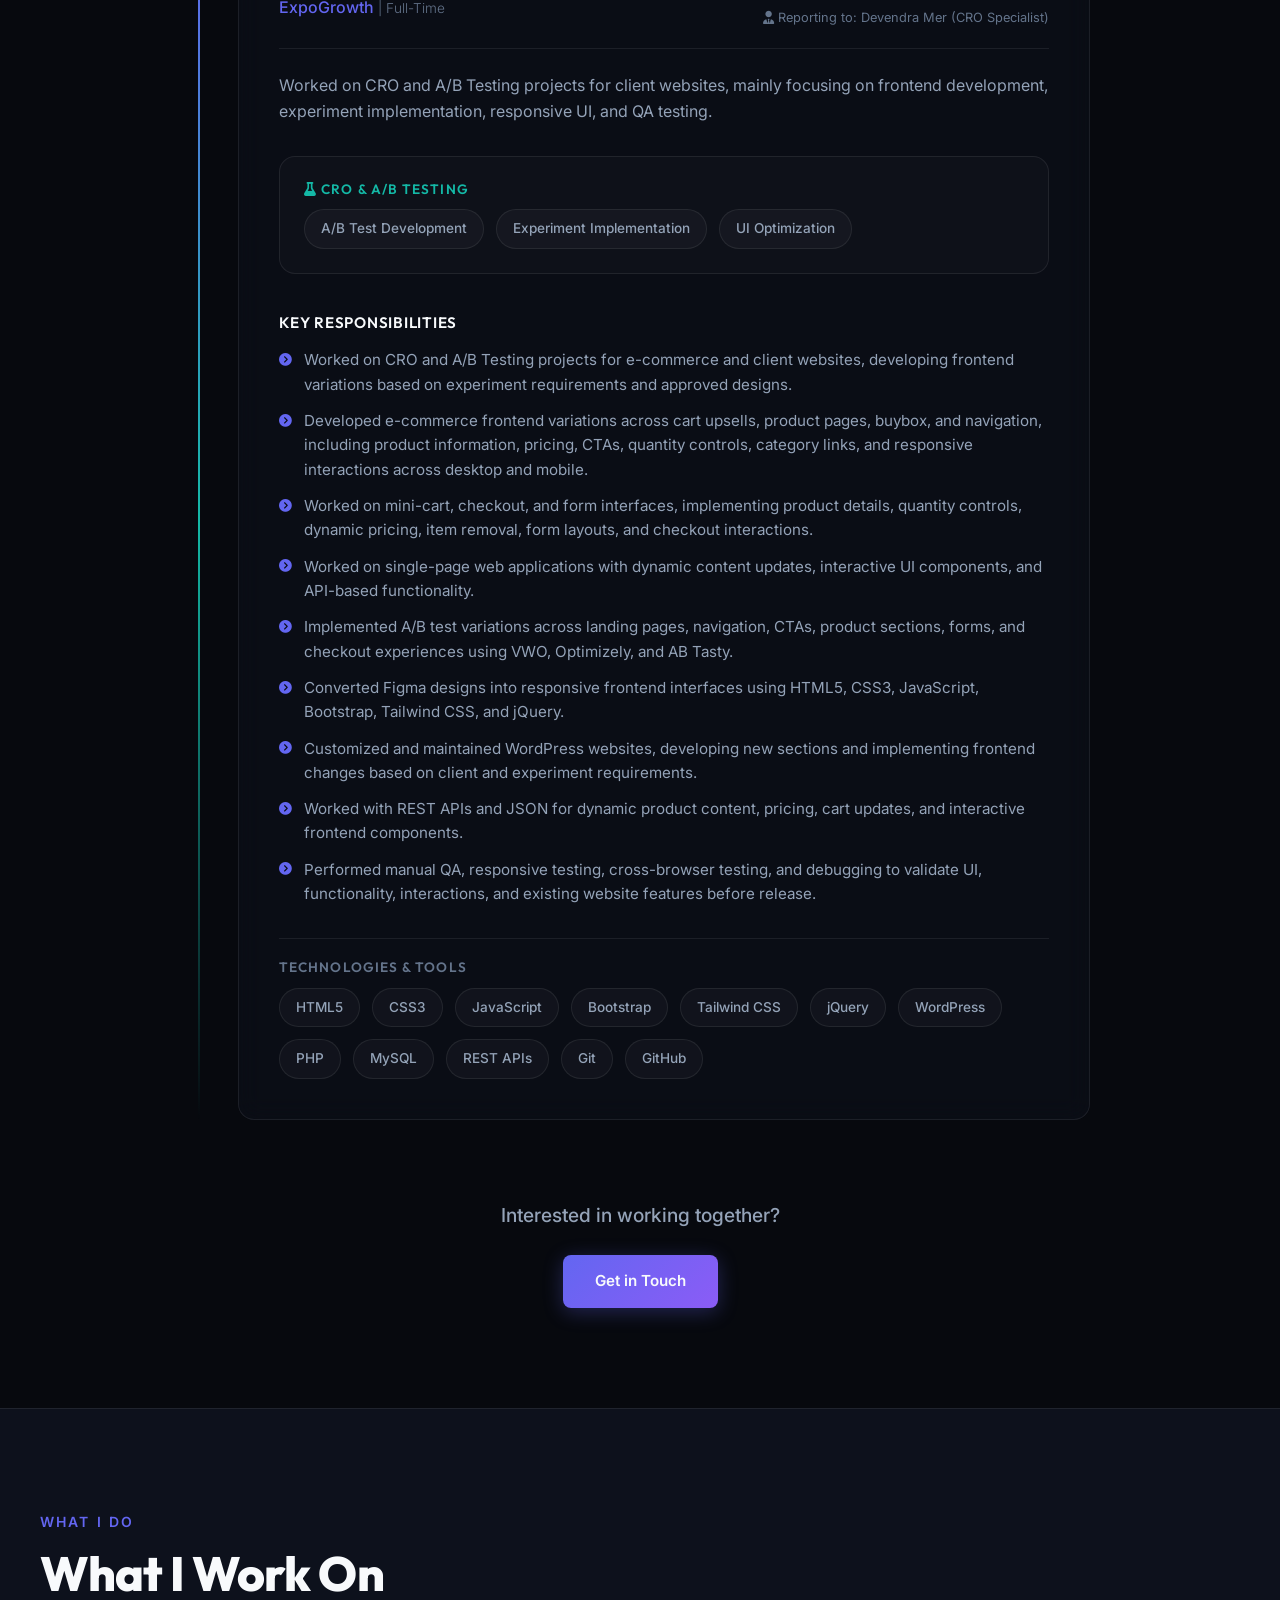
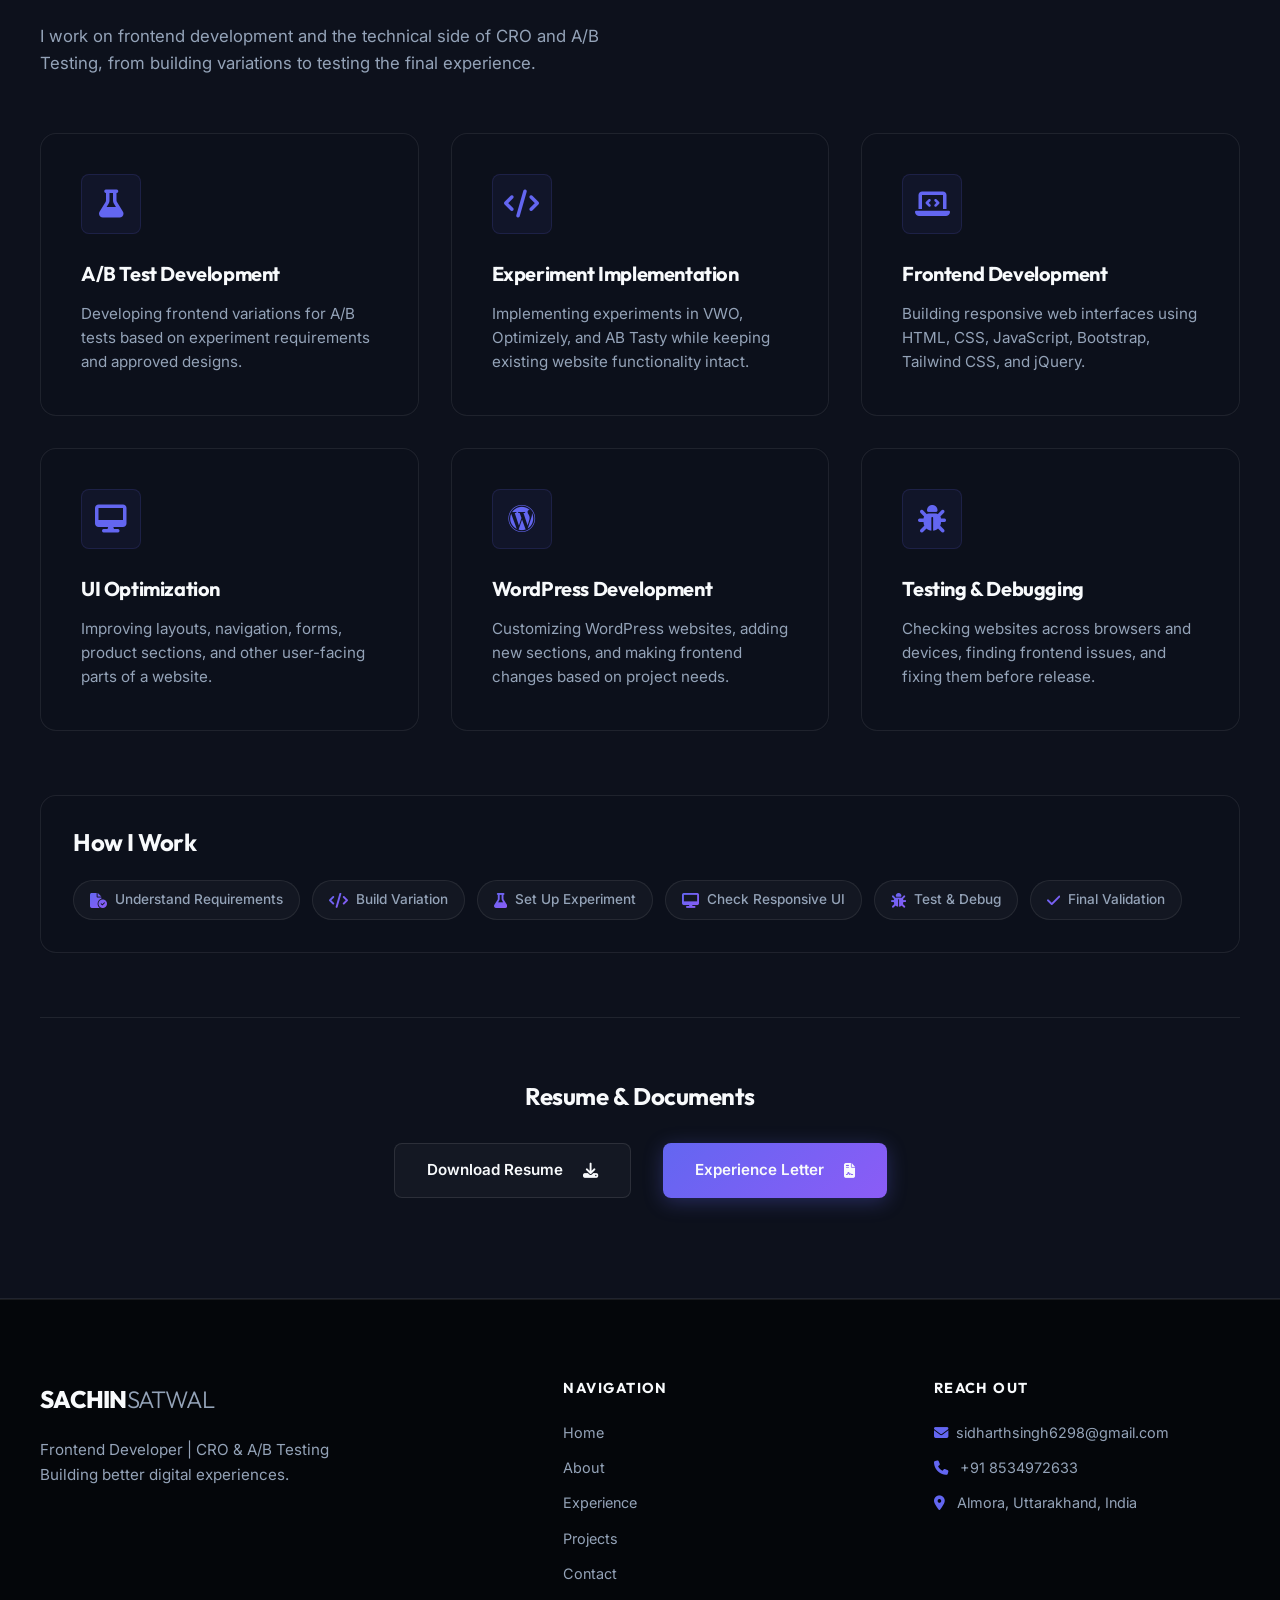
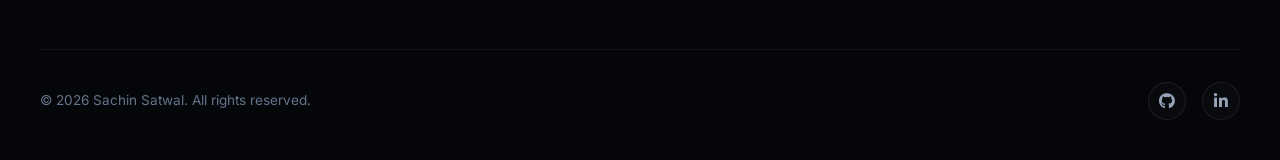
<file: experience.html>
<!DOCTYPE html>
<html lang="en">
<head>
    <meta charset="UTF-8">
    <meta name="viewport" content="width=device-width, initial-scale=1.0">
    <meta name="description" content="Explore Sachin Satwal's professional experience at ExpoGrowth, key responsibilities, and client services including Frontend Development, CRO, and QA.">
    <title>Experience & Services | Sachin Satwal</title>
    <!-- Fonts & CSS -->
    <link rel="stylesheet" href="style.css">
    <!-- FontAwesome Icons CDN -->
    <link rel="stylesheet" href="https://cdnjs.cloudflare.com/ajax/libs/font-awesome/6.4.0/css/all.min.css">
</head>
<body>
    <!-- Premium Loader Overlay -->
    <div class="loader-overlay">
        <div class="loader-content">
            <div class="loader-spinner"></div>
            <div class="loader-logo">SACHIN<span>.SATWAL</span></div>
        </div>
    </div>

    <!-- Background Decoration -->
    <div class="background-blobs">
        <div class="blob blob-1"></div>
        <div class="blob blob-2"></div>
        <div class="blob blob-3"></div>
    </div>
    <div class="background-grid"></div>

    <!-- Sticky Navigation Header -->
    <header class="header">
        <div class="nav-container">
            <a href="index.html" class="logo">SACHIN<span>SATWAL</span></a>
            
            <nav class="nav-links">
                <a href="index.html" class="nav-link">Home</a>
                <a href="about.html" class="nav-link">About</a>
                <a href="experience.html" class="nav-link">Experience</a>
                <a href="projects.html" class="nav-link">Projects</a>
                <a href="contact.html" class="nav-link">Contact</a>
            </nav>

            <a href="https://wa.me/918534972633" target="_blank" class="nav-cta"><i class="fab fa-whatsapp"></i> +91 8534972633 Let's Talk</a>

            <button class="mobile-nav-toggle" aria-label="Toggle Menu">
                <span></span>
                <span></span>
                <span></span>
            </button>
        </div>
    </header>

    <!-- Mobile Drawer Panel Navigation -->
    <div class="mobile-menu">
        <a href="index.html" class="nav-link">Home</a>
        <a href="about.html" class="nav-link">About</a>
        <a href="experience.html" class="nav-link">Experience</a>
        <a href="projects.html" class="nav-link">Projects</a>
        <a href="contact.html" class="nav-link">Contact</a>
        <a href="contact.html" class="btn btn-primary" style="margin-top: 1rem; width: 100%;">Let's Talk</a>
    </div>

    <main style="padding-top: var(--header-height);">

        <!-- Technical Skills Section -->
<section style="background: var(--bg-secondary); border-top: 1px solid var(--card-border); border-bottom: 1px solid var(--card-border);">

    <div class="container">

        <div class="reveal">
            <span class="section-subtitle">Technical Skills</span>

            <h2 class="section-title">Skills & Expertise</h2>

            <!-- <p class="section-description">
                Technical skills and tools I use across frontend development,
                A/B testing, experiment implementation, and quality assurance.
            </p> -->
        </div>

        <div class="skills-grid reveal">

            <!-- CRO & A/B Testing -->
            <div class="glass-card">
                <div class="skill-category-title">
                    <i class="fas fa-flask skill-category-icon"></i>
                    <span>CRO & A/B Testing</span>
                </div>

                <div class="skills-pills">
                    <!-- <span class="skill-pill">CRO</span>
                    <span class="skill-pill">A/B Testing</span> -->
                    <span class="skill-pill">A/B Test Development</span>
                    <span class="skill-pill">Experiment Implementation</span>
                    <span class="skill-pill">UI/UX Optimization</span>
                </div>
            </div>


            <!-- A/B Testing Tools -->
            <div class="glass-card">
                <div class="skill-category-title">
                    <i class="fas fa-chart-line skill-category-icon"></i>
                    <span>A/B Testing Tools</span>
                </div>

                <div class="skills-pills">
                    <span class="skill-pill">Optimizely</span>
                    <span class="skill-pill">VWO</span>
                    <span class="skill-pill">AB Tasty</span>
                </div>
            </div>


            <!-- Frontend Development -->
            <div class="glass-card">
                <div class="skill-category-title">
                    <i class="fas fa-code skill-category-icon"></i>
                    <span>Frontend Development</span>
                </div>

                <div class="skills-pills">
                    <span class="skill-pill">HTML5</span>
                    <span class="skill-pill">CSS3</span>
                    <span class="skill-pill">JavaScript</span>
                    <span class="skill-pill">Bootstrap</span>
                    <span class="skill-pill">Tailwind CSS</span>
                    <span class="skill-pill">jQuery</span>
                    <!-- <span class="skill-pill">Responsive Web Design</span> -->
                    <span class="skill-pill">WordPress</span>
                </div>
            </div>


            <!-- Backend & Data -->
            <div class="glass-card">
                <div class="skill-category-title">
                    <i class="fas fa-database skill-category-icon"></i>
                    <span>Backend & Data</span>
                </div>

                <div class="skills-pills">
                    <span class="skill-pill">PHP</span>
                    <span class="skill-pill">MySQL</span>
                    <span class="skill-pill">REST APIs</span>
                    <span class="skill-pill">JSON</span>
                </div>
            </div>


            <!-- Testing & QA -->
            <div class="glass-card">
                <div class="skill-category-title">
                    <i class="fas fa-vial-circle-check skill-category-icon"></i>
                    <span>Testing & QA</span>
                </div>

                <div class="skills-pills">
                    <span class="skill-pill">QA Testing</span>
                    <span class="skill-pill">Manual Testing</span>
                    <span class="skill-pill">Cross-Browser Testing</span>
                    <span class="skill-pill">Bug Reporting</span>
                    <span class="skill-pill">Debugging</span>
                </div>
            </div>


            <!-- Development & Collaboration -->
            <div class="glass-card">
                <div class="skill-category-title">
                    <i class="fas fa-screwdriver-wrench skill-category-icon"></i>
                    <span>Development & Collaboration</span>
                </div>

                <div class="skills-pills">
                    <span class="skill-pill">Git</span>
                    <span class="skill-pill">GitHub</span>
                    <span class="skill-pill">Jira</span>
                    <span class="skill-pill">Trello</span>
                    <span class="skill-pill">VS Code</span>
                    <span class="skill-pill">Figma</span>
                </div>
            </div>


            <!-- AI-Assisted Development -->
            <div class="glass-card" style="grid-column: 1 / -1;">
                <div class="skill-category-title">
                    <i class="fas fa-robot skill-category-icon"></i>
                    <span>AI-Assisted Development</span>
                </div>

                <div class="skills-pills">
                    <span class="skill-pill">ChatGPT</span>
                    <span class="skill-pill">Claude</span>
                    <span class="skill-pill">Gemini</span>
                    <span class="skill-pill">Google Antigravity</span>
                </div>
            </div>

        </div>
    </div>
</section>



  <!-- Experience Timeline Section -->
<section>
    <div class="container">

        <!-- Section Header -->
        <div class="reveal">
            <span class="section-subtitle">Work History</span>

            <h1 class="section-title">Professional Experience</h1>

            <p class="section-description">
                2 years of experience in frontend development, CRO and A/B testing,
                experiment implementation, and QA.
            </p>
        </div>


        <!-- Experience Timeline -->
        <div class="timeline reveal">

            <!-- ExpoGrowth -->
            <div class="timeline-item">

                <div class="timeline-dot"></div>

                <div class="glass-card timeline-card">

                    <!-- Job Header -->
                    <div class="timeline-header">

                        <div class="timeline-brand">

                            <h3 class="timeline-role text-gradient-primary">
                                Frontend Developer | CRO & A/B Testing
                            </h3>

                            <p class="timeline-company">
                                ExpoGrowth
                                <span style="
                                    font-weight: 300;
                                    font-size: 0.85rem;
                                    color: var(--text-muted);
                                ">
                                    | Full-Time
                                </span>
                            </p>

                        </div>

                        <div class="timeline-meta">

                            <span class="timeline-duration">
                                May 2024 – Dec 2025
                            </span>

                            <p class="timeline-manager">
                                <i class="fas fa-user-tie"></i>
                                Reporting to: Devendra Mer
                                <span style="font-size: 0.8rem;">
                                    (CRO Specialist)
                                </span>
                            </p>

                        </div>

                    </div>


                    <!-- Experience Summary -->
                    <div class="timeline-body">

                        <p>
                            Worked on CRO and A/B Testing projects for client websites,
                            mainly focusing on frontend development, experiment
                            implementation, responsive UI, and QA testing.
                        </p>


                        <!-- CRO & A/B Testing -->
                        <div
                            class="experience-focus"
                            style="
                                margin: 2rem 0 2.5rem;
                                padding: 1.5rem;
                                border: 1px solid var(--card-border);
                                border-radius: var(--radius-md);
                                background: rgba(255,255,255,0.02);
                            "
                        >

                            <h4
                                class="timeline-tech-title"
                                style="color: var(--accent-teal);"
                            >
                                <i class="fas fa-flask"></i>
                                CRO & A/B Testing
                            </h4>

                            <div class="skills-pills">

                                <span class="skill-pill">
                                    A/B Test Development
                                </span>

                                <span class="skill-pill">
                                    Experiment Implementation
                                </span>

                                <span class="skill-pill">
                                    UI Optimization
                                </span>

                            </div>

                        </div>


                        <!-- Key Responsibilities -->
                        <h4 class="timeline-responsibilities-title">
                            Key Responsibilities
                        </h4>


                        <div class="timeline-responsibilities">

                            <!-- A/B Testing -->
                            <div class="responsibility-item">
                                <i class="fas fa-circle-chevron-right responsibility-bullet"></i>
                                <span>
                                    Worked on CRO and A/B Testing projects for e-commerce
                                    and client websites, developing frontend variations
                                    based on experiment requirements and approved designs.
                                </span>
                            </div>


                            <!-- E-commerce UI -->
                            <div class="responsibility-item">
                                <i class="fas fa-circle-chevron-right responsibility-bullet"></i>
                                <span>
                                    Developed e-commerce frontend variations across cart
                                    upsells, product pages, buybox, and navigation,
                                    including product information, pricing, CTAs,
                                    quantity controls, category links, and responsive
                                    interactions across desktop and mobile.
                                </span>
                            </div>


                            <!-- Mini Cart, Checkout & Forms -->
                            <div class="responsibility-item">
                                <i class="fas fa-circle-chevron-right responsibility-bullet"></i>
                                <span>
                                    Worked on mini-cart, checkout, and form interfaces,
                                    implementing product details, quantity controls,
                                    dynamic pricing, item removal, form layouts,
                                    and checkout interactions.
                                </span>
                            </div>


                            <!-- Single Page Applications -->
                            <div class="responsibility-item">
                                <i class="fas fa-circle-chevron-right responsibility-bullet"></i>
                                <span>
                                    Worked on single-page web applications with dynamic
                                    content updates, interactive UI components, and
                                    API-based functionality.
                                </span>
                            </div>


                            <!-- Experiment Implementation -->
                            <div class="responsibility-item">
                                <i class="fas fa-circle-chevron-right responsibility-bullet"></i>
                                <span>
                                    Implemented A/B test variations across landing pages,
                                    navigation, CTAs, product sections, forms, and
                                    checkout experiences using VWO, Optimizely, and
                                    AB Tasty.
                                </span>
                            </div>


                            <!-- Frontend Development -->
                            <div class="responsibility-item">
                                <i class="fas fa-circle-chevron-right responsibility-bullet"></i>
                                <span>
                                    Converted Figma designs into responsive frontend
                                    interfaces using HTML5, CSS3, JavaScript,
                                    Bootstrap, Tailwind CSS, and jQuery.
                                </span>
                            </div>


                            <!-- WordPress -->
                            <div class="responsibility-item">
                                <i class="fas fa-circle-chevron-right responsibility-bullet"></i>
                                <span>
                                    Customized and maintained WordPress websites,
                                    developing new sections and implementing frontend
                                    changes based on client and experiment requirements.
                                </span>
                            </div>


                            <!-- API Integration -->
                            <div class="responsibility-item">
                                <i class="fas fa-circle-chevron-right responsibility-bullet"></i>
                                <span>
                                    Worked with REST APIs and JSON for dynamic product
                                    content, pricing, cart updates, and interactive
                                    frontend components.
                                </span>
                            </div>


                            <!-- QA & Testing -->
                            <div class="responsibility-item">
                                <i class="fas fa-circle-chevron-right responsibility-bullet"></i>
                                <span>
                                    Performed manual QA, responsive testing,
                                    cross-browser testing, and debugging to validate
                                    UI, functionality, interactions, and existing
                                    website features before release.
                                </span>
                            </div>

                        </div>


                        <!-- Technologies -->
                        <div class="timeline-tech-stack">

                            <h4 class="timeline-tech-title">
                                Technologies & Tools
                            </h4>

                            <div class="skills-pills">

                                <span class="skill-pill">HTML5</span>
                                <span class="skill-pill">CSS3</span>
                                <span class="skill-pill">JavaScript</span>
                                <span class="skill-pill">Bootstrap</span>
                                <span class="skill-pill">Tailwind CSS</span>
                                <span class="skill-pill">jQuery</span>
                                <span class="skill-pill">WordPress</span>
                                <span class="skill-pill">PHP</span>
                                <span class="skill-pill">MySQL</span>
                                <span class="skill-pill">REST APIs</span>
                                <span class="skill-pill">Git</span>
                                <span class="skill-pill">GitHub</span>

                            </div>

                        </div>

                    </div>

                </div>

            </div>

        </div>


        <!-- CTA -->
        <div class="experience-cta-wrapper reveal">

            <p class="experience-cta">
                Interested in working together?
            </p>

            <a href="contact.html" class="btn btn-primary">
                Get in Touch
            </a>

        </div>

    </div>
</section>

       <!-- Services Section -->

<section style="background: var(--bg-secondary); border-top: 1px solid var(--card-border); border-bottom: 1px solid var(--card-border);">

    <div class="container">

        <!-- Section Header -->
        <div class="reveal">
            <span class="section-subtitle">What I Do</span>

            <h2 class="section-title">
                What I Work On
            </h2>

            <p class="section-description">
                I work on frontend development and the technical side of
                CRO and A/B Testing, from building variations to testing
                the final experience.
            </p>
        </div>


        <!-- Services Grid -->
        <div class="services-grid reveal">

            <!-- Service 1 -->
            <div class="glass-card service-card">

                <div class="service-icon">
                    <i class="fas fa-flask"></i>
                </div>

                <h3 class="service-title">
                    A/B Test Development
                </h3>

                <p class="service-desc">
                    Developing frontend variations for A/B tests based on
                    experiment requirements and approved designs.
                </p>

            </div>


            <!-- Service 2 -->
            <div class="glass-card service-card">

                <div class="service-icon">
                    <i class="fas fa-code"></i>
                </div>

                <h3 class="service-title">
                    Experiment Implementation
                </h3>

                <p class="service-desc">
                    Implementing experiments in VWO, Optimizely, and AB Tasty
                    while keeping existing website functionality intact.
                </p>

            </div>


            <!-- Service 3 -->
            <div class="glass-card service-card">

                <div class="service-icon">
                    <i class="fas fa-laptop-code"></i>
                </div>

                <h3 class="service-title">
                    Frontend Development
                </h3>

                <p class="service-desc">
                    Building responsive web interfaces using HTML, CSS,
                    JavaScript, Bootstrap, Tailwind CSS, and jQuery.
                </p>

            </div>


            <!-- Service 4 -->
            <div class="glass-card service-card">

                <div class="service-icon">
                    <i class="fas fa-desktop"></i>
                </div>

                <h3 class="service-title">
                    UI Optimization
                </h3>

                <p class="service-desc">
                    Improving layouts, navigation, forms, product sections,
                    and other user-facing parts of a website.
                </p>

            </div>


            <!-- Service 5 -->
            <div class="glass-card service-card">

                <div class="service-icon">
                    <i class="fab fa-wordpress"></i>
                </div>

                <h3 class="service-title">
                    WordPress Development
                </h3>

                <p class="service-desc">
                    Customizing WordPress websites, adding new sections,
                    and making frontend changes based on project needs.
                </p>

            </div>


            <!-- Service 6 -->
            <div class="glass-card service-card">

                <div class="service-icon">
                    <i class="fas fa-bug"></i>
                </div>

                <h3 class="service-title">
                    Testing & Debugging
                </h3>

                <p class="service-desc">
                    Checking websites across browsers and devices,
                    finding frontend issues, and fixing them before release.
                </p>

            </div>

        </div>


        <!-- How I Work -->
        <div class="reveal" style="margin-top: 4rem;">

            <div class="glass-card" style="padding: 2rem;">

                <h3
                    class="downloads-title"
                    style="margin-bottom: 1.5rem;"
                >
                    How I Work
                </h3>

                <div class="skills-pills">

                    <span class="skill-pill">
                        <i class="fas fa-file-circle-check"></i>
                        Understand Requirements
                    </span>

                    <span class="skill-pill">
                        <i class="fas fa-code"></i>
                        Build Variation
                    </span>

                    <span class="skill-pill">
                        <i class="fas fa-flask"></i>
                        Set Up Experiment
                    </span>

                    <span class="skill-pill">
                        <i class="fas fa-desktop"></i>
                        Check Responsive UI
                    </span>

                    <span class="skill-pill">
                        <i class="fas fa-bug"></i>
                        Test & Debug
                    </span>

                    <span class="skill-pill">
                        <i class="fas fa-check"></i>
                        Final Validation
                    </span>

                </div>

            </div>

        </div>


        <!-- Documents -->
        <div class="downloads-container reveal">

            <h3 class="downloads-title">
                Resume & Documents
            </h3>

            <div class="downloads-grid">

                <!-- Resume -->
                <a
                    href="assets/SachinSatwal_Resume.pdf"
                    download="Sachin-Satwal-Resume.pdf"
                    class="btn btn-secondary"
                >
                    Download Resume

                    <i
                        class="fas fa-download"
                        style="margin-left: 0.5rem;"
                    ></i>
                </a>


                <!-- Experience Letter -->
                <a
                    href="#"
                    class="btn btn-primary"
                    onclick="alert('Experience Letter will be added soon. Please contact Sachin directly via email.'); return false;"
                >
                    Experience Letter

                    <i
                        class="fas fa-file-contract"
                        style="margin-left: 0.5rem;"
                    ></i>
                </a>

            </div>

        </div>

    </div>

</section>
    </main>

    <!-- Footer -->
    <footer class="footer">
        <div class="footer-top">
            <div class="footer-brand-col">
                <a href="index.html" class="footer-brand-logo">SACHIN<span>SATWAL</span></a>
                <p class="footer-brand-desc">
                    Frontend Developer | CRO & A/B Testing<br> 
                    Building better digital experiences.
                </p>
            </div>
            
            <div class="footer-links-col">
                <h4 class="footer-col-title">Navigation</h4>
                <div class="footer-links">
                    <a href="index.html" class="footer-link">Home</a>
                    <a href="about.html" class="footer-link">About</a>
                    <a href="experience.html" class="footer-link">Experience</a>
                    <a href="projects.html" class="footer-link">Projects</a>
                    <a href="contact.html" class="footer-link">Contact</a>
                </div>
            </div>

            <div class="footer-links-col">
                <h4 class="footer-col-title">Reach Out</h4>
                <div class="footer-contact-info">
                    <p><i class="fas fa-envelope" style="color: var(--accent-indigo); margin-right: 0.5rem;"></i>sidharthsingh6298@gmail.com</p>
                    <p><i class="fas fa-phone" style="color: var(--accent-indigo); margin-right: 0.5rem;"></i> +91 8534972633</p>
                    <p><i class="fas fa-location-dot" style="color: var(--accent-indigo); margin-right: 0.5rem;"></i> Almora, Uttarakhand, India</p>
                </div>
            </div>
        </div>

        <div class="footer-bottom">
            <p class="copyright">&copy; 2026 Sachin Satwal. All rights reserved.</p>
            <div class="footer-socials">
                <a href="https://github.com/siddharthsingh125/" target="_blank" rel="noopener noreferrer" class="social-icon" style="width: 38px; height: 38px; font-size: 1rem;"><i class="fab fa-github"></i></a>
                <a href="https://linkedin.com" target="_blank" rel="noopener noreferrer" class="social-icon" style="width: 38px; height: 38px; font-size: 1rem;"><i class="fab fa-linkedin-in"></i></a>
            </div>
        </div>
    </footer>

    <!-- Global Javascript File -->
    <script src="script.js"></script>
</body>
</html>
</file>
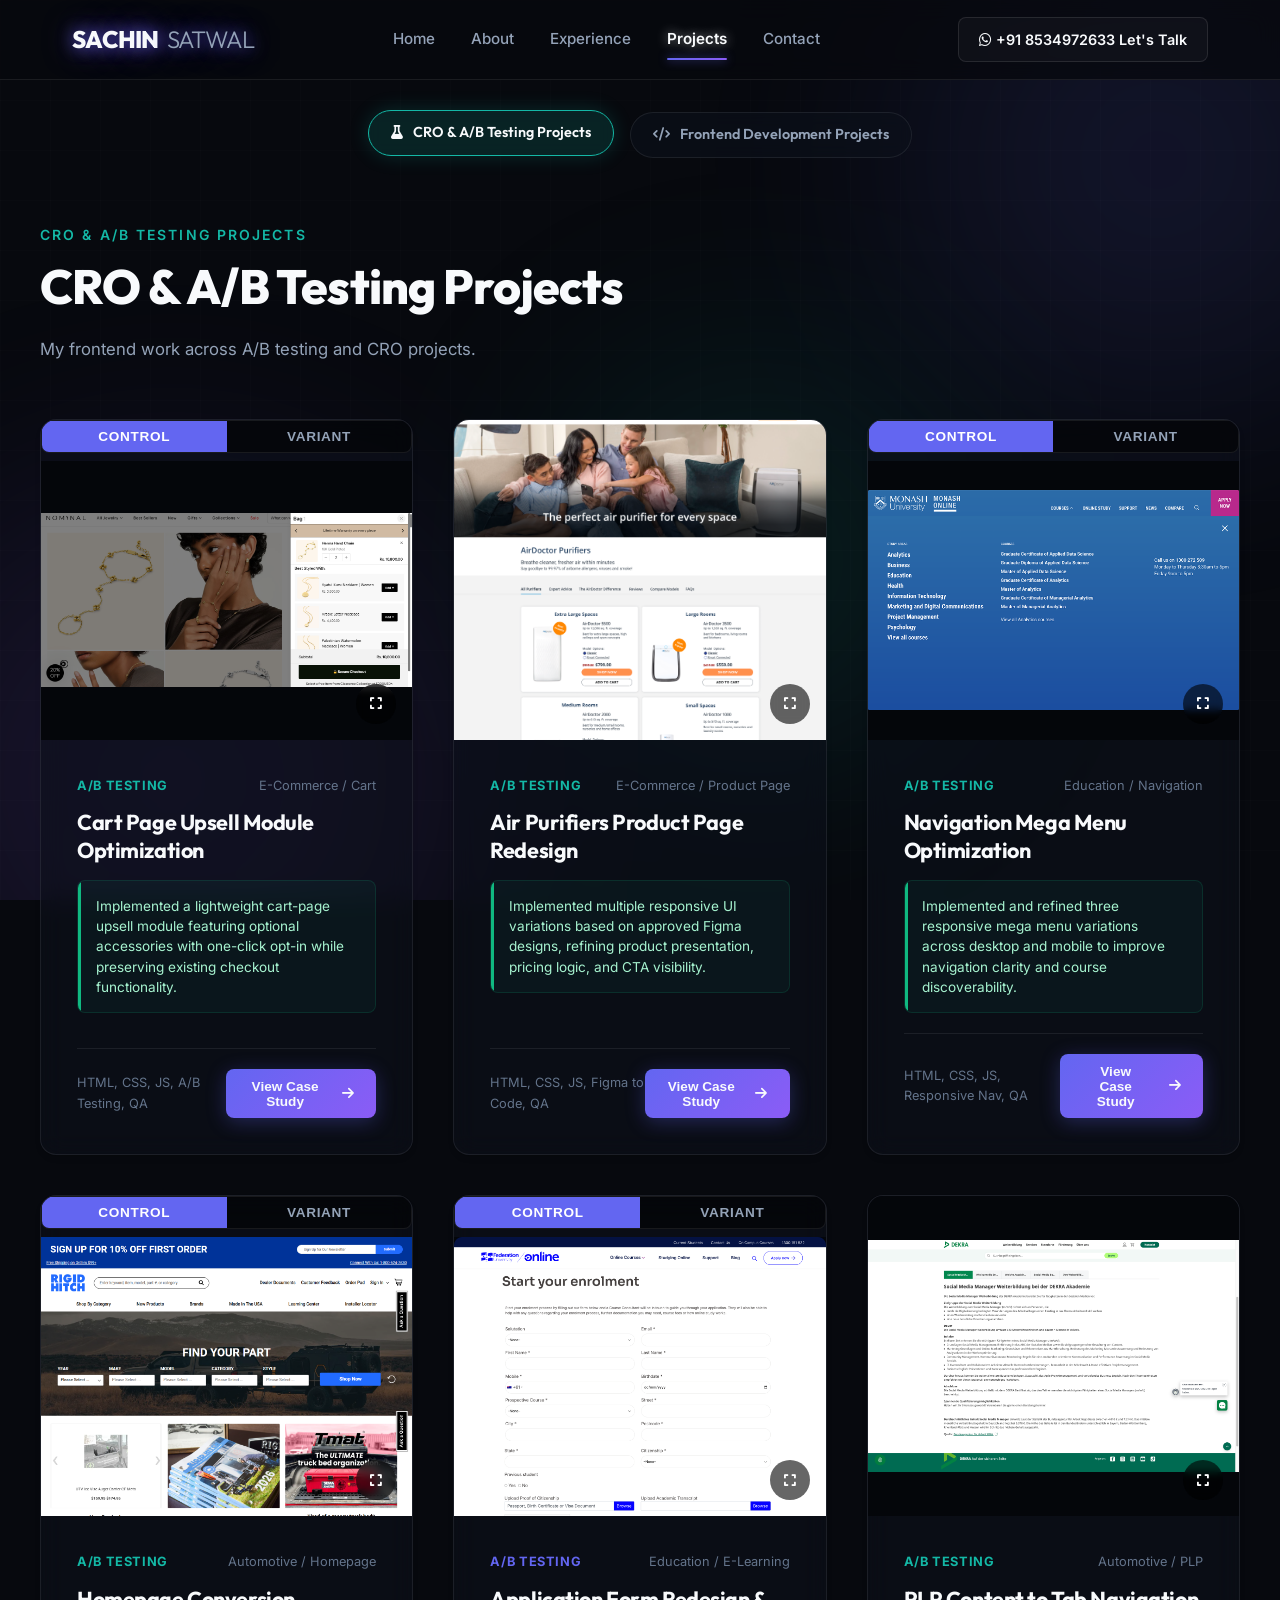
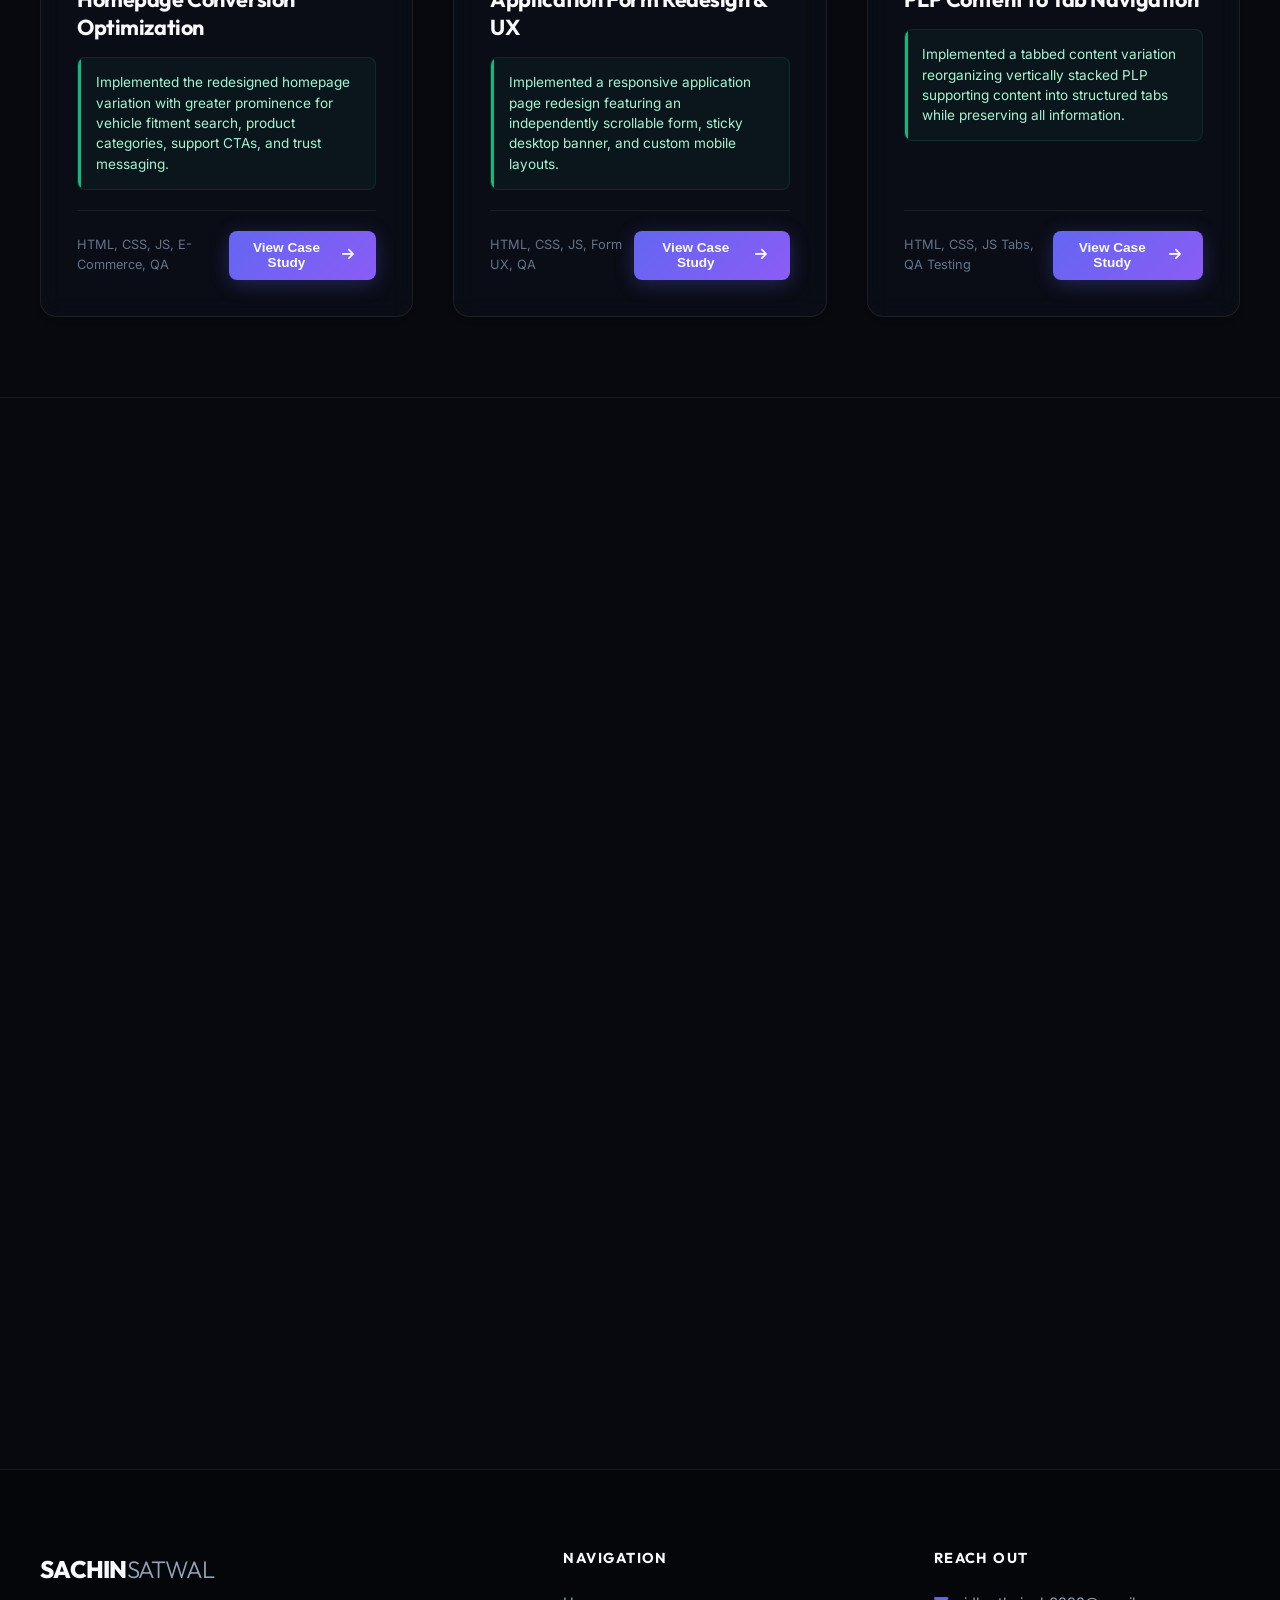
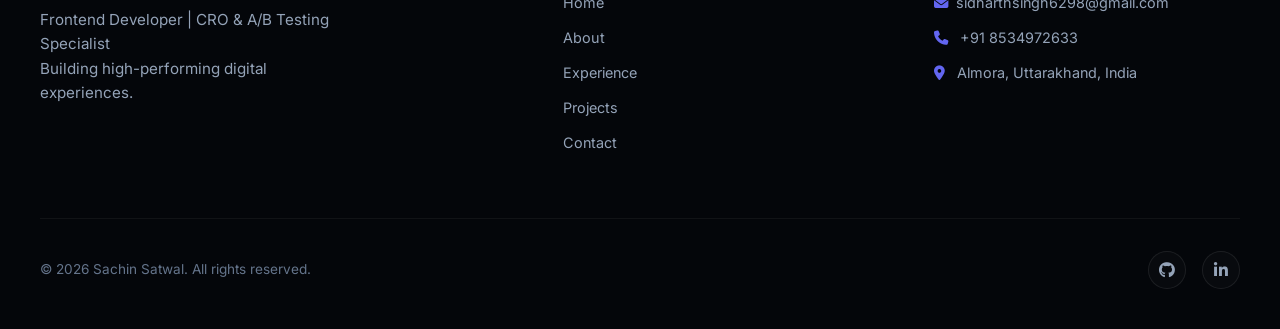
<file: projects.html>
<!DOCTYPE html>
<html lang="en">
<head>
    <meta charset="UTF-8">
    <meta name="viewport" content="width=device-width, initial-scale=1.0">
    <meta name="description" content="Explore Sachin Satwal's CRO & A/B testing experiment implementations, frontend optimizations, and web development projects.">
    <title>Featured Projects & Case Studies | Sachin Satwal</title>
    <!-- Fonts & CSS -->
    <link rel="stylesheet" href="style.css">
    <!-- FontAwesome Icons CDN -->
    <link rel="stylesheet" href="https://cdnjs.cloudflare.com/ajax/libs/font-awesome/6.4.0/css/all.min.css">
</head>
<body>
    <!-- Page Loader -->
    <div class="loader-overlay">
        <div class="loader-content">
            <div class="loader-spinner"></div>
            <div class="loader-logo">SACHIN<span>.SATWAL</span></div>
        </div>
    </div>

    <!-- Background Ambient Glow & Grid -->
    <div class="background-blobs">
        <div class="blob blob-1"></div>
        <div class="blob blob-2"></div>
        <div class="blob blob-3"></div>
    </div>
    <div class="background-grid"></div>

    <!-- Main Navigation Header -->
    <header class="header">
        <div class="nav-container">
            <a href="index.html" class="logo">SACHIN<span>SATWAL</span></a>
            
            <nav class="nav-links">
                <a href="index.html" class="nav-link">Home</a>
                <a href="about.html" class="nav-link">About</a>
                <a href="experience.html" class="nav-link">Experience</a>
                <a href="projects.html" class="nav-link">Projects</a>
                <a href="contact.html" class="nav-link">Contact</a>
            </nav>

            <a href="https://wa.me/918534972633" target="_blank" class="nav-cta"><i class="fab fa-whatsapp"></i> +91 8534972633 Let's Talk</a>

            <button class="mobile-nav-toggle" aria-label="Toggle Menu">
                <span></span>
                <span></span>
                <span></span>
            </button>
        </div>
    </header>

    <!-- Mobile Navigation Drawer -->
    <div class="mobile-menu">
        <a href="index.html" class="nav-link">Home</a>
        <a href="about.html" class="nav-link">About</a>
        <a href="experience.html" class="nav-link">Experience</a>
        <a href="projects.html" class="nav-link">Projects</a>
        <a href="contact.html" class="nav-link">Contact</a>
        <a href="contact.html" class="btn btn-primary" style="margin-top: 1rem; width: 100%;">Let's Talk</a>
    </div>

    <main style="padding-top: var(--header-height);">
        
        <!-- Category Jump Navigation -->
        <div class="container jump-nav-container">
            <div class="section-jump-nav reveal">
                <a href="#cro-section" class="section-jump-pill active active-teal">
                    <i class="fas fa-flask"></i> CRO & A/B Testing Projects
                </a>
                <a href="#frontend-section" class="section-jump-pill">
                    <i class="fas fa-code"></i> Frontend Development Projects
                </a>
            </div>
        </div>

        <!-- CRO & A/B Testing Projects Section -->
        <section id="cro-section" class="cro-projects-section">
            <div class="container">
                <div class="reveal">
                    <span class="section-subtitle text-teal">CRO & A/B Testing Projects</span>
                    <h1 class="section-title">CRO & A/B Testing Projects</h1>
                    <p class="section-description">My frontend work across A/B testing and CRO projects.</p>
                </div>

                <div class="projects-grid reveal">
                    
                    <!-- Project 1: Cart Page Upsell Module Optimization -->
                    <article class="glass-card project-card" id="project-cart-upsell">
                        <div class="project-media project-media-col">
                            <div class="project-image-switcher">
                                <button class="switcher-btn active" onclick="switchProjectImage(this, 'control')">Control</button>
                                <button class="switcher-btn" onclick="switchProjectImage(this, 'variant')">Variant</button>
                            </div>
                            <div class="vertical-scroll-container scroll-flex">
                                <img src="assets/Nominal control image.png" alt="Control - Cart Page Before Upsell" class="scroll-image project-img-before">
                                <img src="assets/Nominal variation image.png" alt="Variant - Cart Page Upsell Module" class="scroll-image project-img-after" style="display: none;">
                            </div>
                            <button class="expand-image-btn" aria-label="View Full Image" onclick="openFullscreenVertical(this)"><i class="fas fa-expand"></i></button>
                        </div>
                        
                        <div class="project-body">
                            <div class="project-meta-row">
                                <span class="project-meta-tag">A/B Testing</span>
                                <span class="project-meta-industry">E-Commerce / Cart</span>
                            </div>
                            <h3 class="project-name">Cart Page Upsell Module Optimization</h3>
                            
                            <div class="project-highlight-box">
                                Implemented a lightweight cart-page upsell module featuring optional accessories with one-click opt-in while preserving existing checkout functionality.
                            </div>
                            
                            <!-- <p class="project-desc">
                                Developed the cart upsell component according to experiment requirements, adding dynamic total calculations and validating responsive behavior across devices.
                            </p> -->

                            <!-- <div class="project-card-tags">
                                <span class="tag-pill-sm highlight">A/B Test Development</span>
                                <span class="tag-pill-sm highlight">Experiment Implementation</span>
                                <span class="tag-pill-sm">Frontend Development</span>
                                <span class="tag-pill-sm">QA Testing</span>
                            </div> -->
                            
                            <div class="project-card-footer">
                                <span class="project-tech-summary">HTML, CSS, JS, A/B Testing, QA</span>
                                <button class="btn btn-primary btn-case-study" data-target="#modal-cart-upsell">
                                    View Case Study <i class="fas fa-arrow-right"></i>
                                </button>
                            </div>
                        </div>
                    </article>

                    <!-- Project 2: Air Purifiers Product Page Redesign -->
                    <article class="glass-card project-card" id="project-air-purifiers">
                        <div class="project-media project-media-col">
                            <div class="vertical-scroll-container scroll-flex">
                                <img src="assets/Air purifier image.png" alt="Air Purifiers Product Page Variation" class="scroll-image">
                            </div>
                            <button class="expand-image-btn" aria-label="View Full Image" onclick="openFullscreenVertical(this)"><i class="fas fa-expand"></i></button>
                        </div>
                        
                        <div class="project-body">
                            <div class="project-meta-row">
                                <span class="project-meta-tag">A/B Testing</span>
                                <span class="project-meta-industry">E-Commerce / Product Page</span>
                            </div>
                            <h3 class="project-name">Air Purifiers Product Page Redesign</h3>
                            
                            <div class="project-highlight-box">
                                Implemented multiple responsive UI variations based on approved Figma designs, refining product presentation, pricing logic, and CTA visibility.
                            </div>
                            
                            <!-- <p class="project-desc">
                                Developed responsive product page layouts, dynamic pricing display based on sale status, Affirm financing messaging, and comparison table enhancements.
                            </p>

                            <div class="project-card-tags">
                                <span class="tag-pill-sm highlight">A/B Test Development</span>
                                <span class="tag-pill-sm highlight">Experiment Implementation</span>
                                <span class="tag-pill-sm">Frontend Development</span>
                                <span class="tag-pill-sm">QA Testing</span>
                            </div> -->
                            
                            <div class="project-card-footer">
                                <span class="project-tech-summary">HTML, CSS, JS, Figma to Code, QA</span>
                                <button class="btn btn-primary btn-case-study" data-target="#modal-air-purifiers">
                                    View Case Study <i class="fas fa-arrow-right"></i>
                                </button>
                            </div>
                        </div>
                    </article>

                    <!-- Project 3: Navigation Mega Menu Optimization -->
                    <article class="glass-card project-card" id="project-mega-menu">
                        <div class="project-media project-media-col">
                            <div class="project-image-switcher">
                                <button class="switcher-btn active" onclick="switchProjectImage(this, 'control')">Control</button>
                                <button class="switcher-btn" onclick="switchProjectImage(this, 'variant')">Variant</button>
                            </div>
                            <div class="vertical-scroll-container scroll-flex">
                                <img src="assets/monal university control image.png" alt="Control - Navigation Menu" class="scroll-image project-img-before">
                                <img src="assets/monash university version image.png" alt="Variant - Mega Menu Optimization" class="scroll-image project-img-after" style="display: none;">
                            </div>
                            <button class="expand-image-btn" aria-label="View Full Image" onclick="openFullscreenVertical(this)"><i class="fas fa-expand"></i></button>
                        </div>
                        
                        <div class="project-body">
                            <div class="project-meta-row">
                                <span class="project-meta-tag">A/B Testing</span>
                                <span class="project-meta-industry">Education / Navigation</span>
                            </div>
                            <h3 class="project-name">Navigation Mega Menu Optimization</h3>
                            
                            <div class="project-highlight-box">
                                Implemented and refined three responsive mega menu variations across desktop and mobile to improve navigation clarity and course discoverability.
                            </div>
                            
                            <!-- <p class="project-desc">
                                Developed responsive navigation variations from Figma designs, resolved mobile drawer scrolling issues, and corrected dropdown interactions through QA validation.
                            </p>

                            <div class="project-card-tags">
                                <span class="tag-pill-sm highlight">A/B Test Development</span>
                                <span class="tag-pill-sm highlight">Experiment Implementation</span>
                                <span class="tag-pill-sm">Frontend Development</span>
                                <span class="tag-pill-sm">QA Testing</span>
                            </div> -->
                            
                            <div class="project-card-footer">
                                <span class="project-tech-summary">HTML, CSS, JS, Responsive Nav, QA</span>
                                <button class="btn btn-primary btn-case-study" data-target="#modal-mega-menu">
                                    View Case Study <i class="fas fa-arrow-right"></i>
                                </button>
                            </div>
                        </div>
                    </article>

                    <!-- Project 4: Homepage Conversion Optimization -->
                    <article class="glass-card project-card" id="project-homepage-conversion">
                        <div class="project-media project-media-col">
                            <div class="project-image-switcher">
                                <button class="switcher-btn active" onclick="switchProjectImage(this, 'control')">Control</button>
                                <button class="switcher-btn" onclick="switchProjectImage(this, 'variant')">Variant</button>
                            </div>
                            <div class="vertical-scroll-container scroll-flex">
                                <img src="assets/Rigid-Hitch-control.png" alt="Control - Rigid Hitch Homepage" class="scroll-image project-img-before">
                                <img src="assets/Rigid-Hitch-varient.png" alt="Variant - Rigid Hitch Homepage" class="scroll-image project-img-after" style="display: none;">
                            </div>
                            <button class="expand-image-btn" aria-label="View Full Image" onclick="openFullscreenVertical(this)"><i class="fas fa-expand"></i></button>
                        </div>
                        
                        <div class="project-body">
                            <div class="project-meta-row">
                                <span class="project-meta-tag">A/B Testing</span>
                                <span class="project-meta-industry">Automotive / Homepage</span>
                            </div>
                            <h3 class="project-name">Homepage Conversion Optimization</h3>
                            
                            <div class="project-highlight-box">
                                Implemented the redesigned homepage variation with greater prominence for vehicle fitment search, product categories, support CTAs, and trust messaging.
                            </div>
                            
                            <!-- <p class="project-desc">
                                Engineered modular frontend card architecture and connected fitment dropdown selectors without page reloads, ensuring responsive fidelity across devices.
                            </p>

                            <div class="project-card-tags">
                                <span class="tag-pill-sm highlight">A/B Test Development</span>
                                <span class="tag-pill-sm highlight">Experiment Implementation</span>
                                <span class="tag-pill-sm">Frontend Development</span>
                                <span class="tag-pill-sm">QA Testing</span>
                            </div> -->
                            
                            <div class="project-card-footer">
                                <span class="project-tech-summary">HTML, CSS, JS, E-Commerce, QA</span>
                                <button class="btn btn-primary btn-case-study" data-target="#modal-homepage-conversion">
                                    View Case Study <i class="fas fa-arrow-right"></i>
                                </button>
                            </div>
                        </div>
                    </article>

                    <!-- Project 5: Running in Main Navigation — Retest -->
                    <article class="glass-card project-card" id="project-running-navigation">
                        <div class="project-media project-media-col">
                            <div class="project-image-switcher">
                                <button class="switcher-btn active" onclick="switchProjectImage(this, 'control')">Control</button>
                                <button class="switcher-btn" onclick="switchProjectImage(this, 'variant')">Variant</button>
                            </div>
                            <div class="vertical-scroll-container scroll-flex">
                                <img src="assets/Main Navigation_control.jfif" alt="Control - Main Navigation" class="scroll-image project-img-before">
                                <img src="assets/Main Navigation_varient.jfif" alt="Variant - Running in Main Nav" class="scroll-image project-img-after" style="display: none;">
                            </div>
                            <button class="expand-image-btn" aria-label="View Full Image" onclick="openFullscreenVertical(this)"><i class="fas fa-expand"></i></button>
                        </div>
                        
                        <div class="project-body">
                            <div class="project-meta-row">
                                <span class="project-meta-tag">A/B Testing</span>
                                <span class="project-meta-industry">Navigation | AU</span>
                            </div>
                            <h3 class="project-name">Running in Main Navigation — Retest</h3>
                            
                            <div class="project-highlight-box">
                                Implemented the navigation retest using the updated design to evaluate whether adding "Running" directly to main navigation improves category discoverability.
                            </div>
                            
                            <p class="project-desc">
                                Added "Running" to top-level navigation and mobile drawer while preserving existing dropdown interactions, hover states, and AU viewport responsiveness.
                            </p>

                            <div class="project-card-tags">
                                <span class="tag-pill-sm highlight">A/B Test Development</span>
                                <span class="tag-pill-sm highlight">Experiment Implementation</span>
                                <span class="tag-pill-sm">Frontend Development</span>
                                <span class="tag-pill-sm">QA Testing</span>
                            </div>
                            
                            <div class="project-card-footer">
                                <span class="project-tech-summary">HTML, CSS, JS DOM, QA Testing</span>
                                <button class="btn btn-primary btn-case-study" data-target="#modal-running-navigation">
                                    View Case Study <i class="fas fa-arrow-right"></i>
                                </button>
                            </div>
                        </div>
                    </article>

                    <!-- Project 6: Application Form Redesign & UX -->
                    <article class="glass-card project-card" id="project-application-form">
                        <div class="project-media project-media-col">
                            <div class="project-image-switcher">
                                <button class="switcher-btn active" onclick="switchProjectImage(this, 'control')">Control</button>
                                <button class="switcher-btn" onclick="switchProjectImage(this, 'variant')">Variant</button>
                            </div>
                            <div class="vertical-scroll-container scroll-flex">
                                <img src="assets/FEDERATION ONLINE IMAGE CONTROL.png" alt="Control - Application Form" class="scroll-image project-img-before">
                                <img src="assets/FEDERATION ONLINE IMAGE VERSION.png" alt="Variant - Application Form Redesign" class="scroll-image project-img-after" style="display: none;">
                            </div>
                            <button class="expand-image-btn" aria-label="View Full Image" onclick="openFullscreenVertical(this)"><i class="fas fa-expand"></i></button>
                        </div>
                        
                        <div class="project-body">
                            <div class="project-meta-row">
                                <span class="project-meta-tag tag-indigo">A/B Testing</span>
                                <span class="project-meta-industry">Education / E-Learning</span>
                            </div>
                            <h3 class="project-name">Application Form Redesign & UX</h3>
                            
                            <div class="project-highlight-box">
                                Implemented a responsive application page redesign featuring an independently scrollable form, sticky desktop banner, and custom mobile layouts.
                            </div>
                            
                            <!-- <p class="project-desc">
                                Preserved existing form functionality including file uploads and reCAPTCHA security, resolved iOS input zoom behavior, and conducted responsive QA validation.
                            </p>

                            <div class="project-card-tags">
                                <span class="tag-pill-sm highlight">Experiment Implementation</span>
                                <span class="tag-pill-sm">Frontend Development</span>
                                <span class="tag-pill-sm">QA Testing</span>
                                <span class="tag-pill-sm">Form UX</span>
                            </div> -->
                            
                            <div class="project-card-footer">
                                <span class="project-tech-summary">HTML, CSS, JS, Form UX, QA</span>
                                <button class="btn btn-primary btn-case-study" data-target="#modal-application-form">
                                    View Case Study <i class="fas fa-arrow-right"></i>
                                </button>
                            </div>
                        </div>
                    </article>

                    <!-- Project 7: PLP Content to Tab Navigation -->
                    <article class="glass-card project-card" id="project-plp-tabs">
                        <div class="project-media project-media-col">
                            <div class="vertical-scroll-container scroll-flex">
                                <img src="assets/Dekra Page_varient.png" alt="PLP Tab Navigation Variant" class="scroll-image">
                            </div>
                            <button class="expand-image-btn" aria-label="View Full Image" onclick="openFullscreenVertical(this)"><i class="fas fa-expand"></i></button>
                        </div>
                        
                        <div class="project-body">
                            <div class="project-meta-row">
                                <span class="project-meta-tag">A/B Testing</span>
                                <span class="project-meta-industry">Automotive / PLP</span>
                            </div>
                            <h3 class="project-name">PLP Content to Tab Navigation</h3>
                            
                            <div class="project-highlight-box">
                                Implemented a tabbed content variation reorganizing vertically stacked PLP supporting content into structured tabs while preserving all information.
                            </div>
                            
                            <!-- <p class="project-desc">
                                Engineered responsive tab behavior, semantic HTML and ARIA tabs, JavaScript switching logic, and mobile horizontal scrolling while preserving all content.
                            </p>

                            <div class="project-card-tags">
                                <span class="tag-pill-sm highlight">A/B Test Development</span>
                                <span class="tag-pill-sm highlight">Experiment Implementation</span>
                                <span class="tag-pill-sm">Frontend Development</span>
                                <span class="tag-pill-sm">QA Testing</span>
                            </div> -->
                            
                            <div class="project-card-footer">
                                <span class="project-tech-summary">HTML, CSS, JS Tabs, QA Testing</span>
                                <button class="btn btn-primary btn-case-study" data-target="#modal-plp-tab-navigation">
                                    View Case Study <i class="fas fa-arrow-right"></i>
                                </button>
                            </div>
                        </div>
                    </article>

                    <!-- Project 8: Sliding Mini Cart Redesign & Checkout -->
                    <article class="glass-card project-card" id="project-sliding-cart">
                        <div class="project-media project-media-col">
                            <div class="project-image-switcher">
                                <button class="switcher-btn active" onclick="switchProjectImage(this, 'control')">Control</button>
                                <button class="switcher-btn" onclick="switchProjectImage(this, 'variant')">Variant</button>
                            </div>
                            <div class="vertical-scroll-container scroll-flex">
                                <img src="assets/Dr SEBI CELL FOOD CONTROL.png" alt="Control - Mini Cart" class="scroll-image project-img-before">
                                <img src="assets/Dr SEBI CELL FOOD VERSION.png" alt="Variant - Sliding Mini Cart" class="scroll-image project-img-after" style="display: none;">
                            </div>
                            <button class="expand-image-btn" aria-label="View Full Image" onclick="openFullscreenVertical(this)"><i class="fas fa-expand"></i></button>
                        </div>
                        
                        <div class="project-body">
                            <div class="project-meta-row">
                                <span class="project-meta-tag tag-indigo">Frontend / CRO Implementation</span>
                                <span class="project-meta-industry">E-Commerce</span>
                            </div>
                            <h3 class="project-name">Sliding Mini Cart Redesign & Checkout</h3>
                            
                            <div class="project-highlight-box">
                                Developed a new sliding mini cart that consumed existing cart APIs and dynamically rendered cart items while maintaining synchronization with backend logic.
                            </div>
                            
                            <p class="project-desc">
                                Supported multiple cart items, interactive quantity controls, product removals, dynamic pricing, sale prices, and a prominent checkout CTA.
                            </p>

                            <div class="project-card-tags">
                                <span class="tag-pill-sm highlight">Frontend Development</span>
                                <span class="tag-pill-sm highlight">Experiment Implementation</span>
                                <span class="tag-pill-sm">API Integration</span>
                                <span class="tag-pill-sm">QA Testing</span>
                            </div>
                            
                            <div class="project-card-footer">
                                <span class="project-tech-summary">HTML, CSS, JS, Cart API, QA</span>
                                <button class="btn btn-primary btn-case-study" data-target="#modal-sliding-mini-cart">
                                    View Case Study <i class="fas fa-arrow-right"></i>
                                </button>
                            </div>
                        </div>
                    </article>

                    <!-- Project 9: Mini Cart UX & Conversion Optimization -->
                    <article class="glass-card project-card" id="project-mini-cart">
                        <div class="project-media project-media-col">
                            <div class="vertical-scroll-container scroll-flex">
                                <img src="assets/Benisouk-MiniCart.png" alt="Benisouk Mini Cart Optimization" class="scroll-image">
                            </div>
                            <button class="expand-image-btn" aria-label="View Full Image" onclick="openFullscreenVertical(this)"><i class="fas fa-expand"></i></button>
                        </div>
                        
                        <div class="project-body">
                            <div class="project-meta-row">
                                <span class="project-meta-tag">CRO Implementation</span>
                                <span class="project-meta-industry">E-Commerce / Cart</span>
                            </div>
                            <h3 class="project-name">Mini Cart UX & Conversion Optimization</h3>
                            
                            <div class="project-highlight-box">
                                Implemented a cleaner mini cart experience focused on cart information, pricing visibility, responsive behavior, and clear checkout CTA placement.
                            </div>
                            
                            <p class="project-desc">
                                Simplified cart hierarchy, developed responsive layouts for mobile, tablet, and desktop, added slide-over interactions, and configured user interaction tracking.
                            </p>

                            <div class="project-card-tags">
                                <span class="tag-pill-sm highlight">Frontend Development</span>
                                <span class="tag-pill-sm highlight">Experiment Implementation</span>
                                <span class="tag-pill-sm">QA Testing</span>
                                <span class="tag-pill-sm">Cart UX</span>
                            </div>
                            
                            <div class="project-card-footer">
                                <span class="project-tech-summary">HTML, CSS, JS, Event Tracking, QA</span>
                                <button class="btn btn-primary btn-case-study" data-target="#modal-mini-cart-optimization">
                                    View Case Study <i class="fas fa-arrow-right"></i>
                                </button>
                            </div>
                        </div>
                    </article>

                </div>
            </div>
        </section>

        <!-- Frontend Development Projects Section -->
        <section id="frontend-section" class="featured-dev-section">
            <div class="container">
                <div class="reveal">
                    <span class="section-subtitle">Full-Stack Development</span>
                    <h2 class="section-title">Full-Stack Development Projects</h2>
                    <!-- <p class="section-description">A curated selection of standalone web applications and full-stack development projects built with clean code, responsive layouts, and modern web standards.</p> -->
                </div>

                <!-- Featured Project: Mobile Shopee -->
                <div class="featured-dev-card glass-card reveal">
                    <div class="featured-dev-layout">
                        <!-- Left: Project Preview Showcase Carousel -->
                        <div class="featured-dev-media">
                            <span class="media-live-badge">
                                <span class="live-status-indicator"></span> Live Demo
                            </span>
                            <div class="carousel-slider featured-carousel">
                                <div class="carousel-slides">
                                    <div class="carousel-slide-item">
                                        <img src="assets/COLLEGE PROJECT1.png" alt="Mobile Shopee Home Screen">
                                    </div>
                                    <div class="carousel-slide-item">
                                        <img src="assets/COLLEGE PROJECT2.png" alt="Mobile Shopee Product Grid">
                                    </div>
                                    <div class="carousel-slide-item">
                                        <img src="assets/COLLEGE PROJECT3.png" alt="Mobile Shopee Cart View">
                                    </div>
                                    <div class="carousel-slide-item">
                                        <img src="assets/COLLEGE PROJECT4.png" alt="Mobile Shopee Checkout">
                                    </div>
                                    <div class="carousel-slide-item">
                                        <img src="assets/COLLEGE PROJECT5.png" alt="Mobile Shopee Product Detail">
                                    </div>
                                </div>
                                
                                <!-- Navigation Controls -->
                                <button class="carousel-btn prev-btn" aria-label="Previous Slide"><i class="fas fa-chevron-left"></i></button>
                                <button class="carousel-btn next-btn" aria-label="Next Slide"><i class="fas fa-chevron-right"></i></button>
                                
                                <!-- Dot Indicators -->
                                <div class="carousel-dots">
                                    <span class="carousel-dot active" data-slide="0"></span>
                                    <span class="carousel-dot" data-slide="1"></span>
                                    <span class="carousel-dot" data-slide="2"></span>
                                    <span class="carousel-dot" data-slide="3"></span>
                                    <span class="carousel-dot" data-slide="4"></span>
                                </div>
                            </div>
                        </div>

                        <!-- Right: Project Details -->
                        <div class="featured-dev-content">
                            <div class="featured-dev-meta">
                                <span class="featured-dev-badge"><i class="fas fa-star" style="color: #f59e0b;"></i> FEATURED PROJECT</span>
                                <span class="featured-dev-type">Full-Stack E-commerce Web Application</span>
                            </div>

                            <h3 class="featured-dev-title">Mobile Shopee — E-commerce Website</h3>

                            <p class="featured-dev-desc">
                                Mobile Shopee is a responsive full-stack e-commerce web application developed using HTML5, CSS3, JavaScript, Bootstrap, PHP, and MySQL. The application features dynamic product catalog management, item detail pages, shopping cart, wishlist, blog system, and an admin panel for inventory and content operations.
                            </p>

                            <!-- Tech Stack Pills -->
                            <div class="featured-dev-tech-group">
                                <span class="tech-pill"><i class="fab fa-html5" style="color: #e34f26;"></i> HTML5</span>
                                <span class="tech-pill"><i class="fab fa-css3-alt" style="color: #1572b6;"></i> CSS3</span>
                                <span class="tech-pill"><i class="fab fa-js" style="color: #f7df1e;"></i> JavaScript</span>
                                <span class="tech-pill"><i class="fab fa-bootstrap" style="color: #7952b3;"></i> Bootstrap</span>
                                <span class="tech-pill"><i class="fab fa-php" style="color: #777bb4;"></i> PHP</span>
                                <span class="tech-pill"><i class="fas fa-database" style="color: #4479a1;"></i> MySQL</span>
                            </div>

                            <!-- Key Features -->
                            <div class="featured-dev-features">
                                <h4 class="features-heading"><i class="fas fa-layer-group text-gradient-teal"></i> Key Features</h4>
                                <ul class="features-grid-list">
                                    <li><i class="fas fa-circle-check"></i> Responsive e-commerce user interface</li>
                                    <li><i class="fas fa-circle-check"></i> Dynamic product catalog and details view</li>
                                    <li><i class="fas fa-circle-check"></i> Shopping cart and wishlist workflow</li>
                                    <li><i class="fas fa-circle-check"></i> PHP and MySQL database backend integration</li>
                                    <li><i class="fas fa-circle-check"></i> Admin dashboard and product management</li>
                                    <li><i class="fas fa-circle-check"></i> Interactive blog management system</li>
                                    <li><i class="fas fa-circle-check"></i> Complete CRUD database operations</li>
                                    <li><i class="fas fa-circle-check"></i> Seamless cross-device mobile responsiveness</li>
                                </ul>
                            </div>

                            <!-- Action CTAs -->
                            <div class="featured-dev-actions">
                                <a href="https://mobileshopee-ecommerce.freedev.app/" target="_blank" rel="noopener noreferrer" class="btn btn-primary btn-live-site">
                                    <span class="live-status-indicator"></span>
                                    <i class="fas fa-globe"></i>
                                    <span>Live Website</span>
                                    <i class="fas fa-arrow-up-right-from-square" style="font-size: 0.8rem; margin-left: 0.2rem;"></i>
                                </a>
                                <button class="btn btn-secondary btn-case-study" data-target="#modal-mobile-shopee">
                                    <i class="fas fa-file-lines" style="margin-right: 0.4rem;"></i>
                                    <span>Technical Case Study</span>
                                </button>
                            </div>
                        </div>
                    </div>
                </div>

            </div>
        </section>
    </main>

    <!-- Footer -->
    <footer class="footer">
        <div class="footer-top">
            <div class="footer-brand-col">
                <a href="index.html" class="footer-brand-logo">SACHIN<span>SATWAL</span></a>
                <p class="footer-brand-desc">
                    Frontend Developer | CRO & A/B Testing Specialist<br> 
                    Building high-performing digital experiences.
                </p>
            </div>
            
            <div class="footer-links-col">
                <h4 class="footer-col-title">Navigation</h4>
                <div class="footer-links">
                    <a href="index.html" class="footer-link">Home</a>
                    <a href="about.html" class="footer-link">About</a>
                    <a href="experience.html" class="footer-link">Experience</a>
                    <a href="projects.html" class="footer-link">Projects</a>
                    <a href="contact.html" class="footer-link">Contact</a>
                </div>
            </div>

            <div class="footer-links-col">
                <h4 class="footer-col-title">Reach Out</h4>
                <div class="footer-contact-info">
                    <p><i class="fas fa-envelope text-indigo" style="margin-right: 0.5rem;"></i>sidharthsingh6298@gmail.com</p>
                    <p><i class="fas fa-phone text-indigo" style="margin-right: 0.5rem;"></i> +91 8534972633</p>
                    <p><i class="fas fa-location-dot text-indigo" style="margin-right: 0.5rem;"></i> Almora, Uttarakhand, India</p>
                </div>
            </div>
        </div>

        <div class="footer-bottom">
            <p class="copyright">&copy; 2026 Sachin Satwal. All rights reserved.</p>
            <div class="footer-socials">
                <a href="https://github.com/siddharthsingh125/" target="_blank" rel="noopener noreferrer" class="social-icon" style="width: 38px; height: 38px; font-size: 1rem;"><i class="fab fa-github"></i></a>
                <a href="https://linkedin.com" target="_blank" rel="noopener noreferrer" class="social-icon" style="width: 38px; height: 38px; font-size: 1rem;"><i class="fab fa-linkedin-in"></i></a>
            </div>
        </div>
    </footer>

    <!-- Case Study Modals -->

    <!-- Modal 1: Cart Page Upsell Module Optimization -->
    <div class="case-study-modal" id="modal-cart-upsell">
        <div class="modal-overlay"></div>
        <div class="modal-container glass-card">
            <button class="modal-close" aria-label="Close Case Study">&times;</button>
            
            <div class="modal-header">
                <span class="modal-tag tag-teal">A/B Testing | E-Commerce / Cart</span>
                <h2 class="modal-title">Cart Page Upsell Module Optimization</h2>
                <p class="modal-subtitle">Tested the addition of relevant accessories within the cart to increase upsell opportunities while keeping the existing cart and checkout experience unchanged.</p>
            </div>
            
            <div class="modal-body">
                <!-- Experiment Metadata Area -->
                <div class="experiment-meta-grid">
                    <div class="meta-pill-item">
                        <span class="meta-pill-label">Test Type</span>
                        <span class="meta-pill-value"><i class="fas fa-vial text-teal"></i> Cart A/B Test</span>
                    </div>
                    <div class="meta-pill-item">
                        <span class="meta-pill-label">Market / Platform</span>
                        <span class="meta-pill-value"><i class="fas fa-cart-shopping text-indigo"></i> E-Commerce / Cart</span>
                    </div>
                    <div class="meta-pill-item">
                        <span class="meta-pill-label">Devices</span>
                        <span class="meta-pill-value"><i class="fas fa-mobile-screen-button text-violet"></i> Desktop, Tablet & Mobile</span>
                    </div>
                    <div class="meta-pill-item">
                        <span class="meta-pill-label">Primary Goal</span>
                        <span class="meta-pill-value"><i class="fas fa-bullseye text-emerald"></i> Upsell Interaction</span>
                    </div>
                    <div class="meta-pill-item role-pill-full">
                        <span class="meta-pill-label">Your Role</span>
                        <div class="role-tags">
                            <span class="tag-pill-sm highlight"><i class="fas fa-code"></i> A/B Test Development</span>
                            <span class="tag-pill-sm highlight"><i class="fas fa-flask"></i> Experiment Implementation</span>
                            <span class="tag-pill-sm"><i class="fas fa-laptop-code"></i> Frontend Development</span>
                            <span class="tag-pill-sm"><i class="fas fa-check-double"></i> QA Testing</span>
                        </div>
                    </div>
                </div>

                <!-- Challenge & Implementation -->
                <div class="modal-grid">
                    <div class="modal-col">
                        <div class="modal-section">
                            <h3><i class="fas fa-circle-exclamation text-gradient-primary"></i> Challenge</h3>
                            <p>The existing cart page did not provide users with an option to purchase relevant complementary products. The challenge was to introduce an upsell opportunity within the existing cart without creating friction or affecting the normal checkout flow.</p>
                        </div>
                    </div>
                    
                    <div class="modal-col">
                        <div class="modal-section">
                            <h3><i class="fas fa-laptop-code text-gradient-teal"></i> Implementation</h3>
                            <p>Implemented a cart-page upsell module featuring two optional accessories — Chain Extender and Gift Box. Users could add an accessory directly from the cart, with the cart updating dynamically while maintaining the existing cart and checkout functionality.</p>
                        </div>
                    </div>
                </div>
                
                <div class="modal-divider"></div>

                <!-- Key Changes -->
                <div class="modal-full-section">
                    <h3><i class="fas fa-sliders text-gradient-primary"></i> Key Changes</h3>
                    <ul class="modal-features-list">
                        <li>Built the cart upsell module based on the experiment requirements.</p>
                        <li>Added one-click Add to Cart for optional accessories.</p>
                        <li>Implemented dynamic cart total updates after an upsell is added.</p>
                        <li>Integrated the module responsively across desktop, tablet, and mobile.</p>
                        <li>Maintained consistency with the existing checkout UI.</li>
                    </ul>
                </div>
                
                <div class="modal-divider"></div>

                <!-- Experiment Goal -->
                <div class="modal-full-section highlight-bg">
                    <h3><i class="fas fa-bullseye text-gradient-primary"></i> Experiment Goal</h3>
                    <p>Evaluate whether introducing relevant optional accessories within the cart increases upsell interaction and order value without negatively affecting the existing checkout experience.</p>
                </div>

                <div class="modal-divider"></div>

                <!-- Potential KPIs -->
                <div class="modal-full-section">
                    <h3><i class="fas fa-chart-simple text-gradient-teal"></i> Potential KPIs</h3>
                    <div class="cro-metrics-grid">
                        <span class="cro-metric-badge primary-goal"><i class="fas fa-star"></i> Upsell Interaction Rate</span>
                        <span class="cro-metric-badge"><i class="fas fa-cart-plus"></i> Upsell Add-to-Cart Rate</span>
                        <span class="cro-metric-badge"><i class="fas fa-receipt"></i> Average Order Value</span>
                        <span class="cro-metric-badge"><i class="fas fa-arrow-trend-up"></i> Purchase Conversion Rate</span>
                    </div>
                </div>
            </div>
        </div>
    </div>

    <!-- Modal 2: Air Purifiers Product Page Redesign -->
    <div class="case-study-modal" id="modal-air-purifiers">
        <div class="modal-overlay"></div>
        <div class="modal-container glass-card">
            <button class="modal-close" aria-label="Close Case Study">&times;</button>
            
            <div class="modal-header">
                <span class="modal-tag tag-teal">A/B Testing | E-Commerce / Product Page</span>
                <h2 class="modal-title">Air Purifiers Product Page Redesign</h2>
                <p class="modal-subtitle">Redesigned the product page experience to improve product presentation, pricing visibility, comparison, and the overall path from product evaluation to purchase.</p>
            </div>
            
            <div class="modal-body">
                <!-- Experiment Metadata Area -->
                <div class="experiment-meta-grid">
                    <div class="meta-pill-item">
                        <span class="meta-pill-label">Test Type</span>
                        <span class="meta-pill-value"><i class="fas fa-vial text-teal"></i> Product Page A/B Test</span>
                    </div>
                    <div class="meta-pill-item">
                        <span class="meta-pill-label">Market / Platform</span>
                        <span class="meta-pill-value"><i class="fas fa-store text-indigo"></i> E-Commerce / Product Page</span>
                    </div>
                    <div class="meta-pill-item">
                        <span class="meta-pill-label">Devices</span>
                        <span class="meta-pill-value"><i class="fas fa-desktop text-violet"></i> Desktop & Mobile</span>
                    </div>
                    <div class="meta-pill-item">
                        <span class="meta-pill-label">Primary Goal</span>
                        <span class="meta-pill-value"><i class="fas fa-bullseye text-emerald"></i> Engagement & Progression</span>
                    </div>
                    <div class="meta-pill-item role-pill-full">
                        <span class="meta-pill-label">Your Role</span>
                        <div class="role-tags">
                            <span class="tag-pill-sm highlight"><i class="fas fa-code"></i> A/B Test Development</span>
                            <span class="tag-pill-sm highlight"><i class="fas fa-flask"></i> Experiment Implementation</span>
                            <span class="tag-pill-sm"><i class="fas fa-laptop-code"></i> Frontend Development</span>
                            <span class="tag-pill-sm"><i class="fas fa-check-double"></i> QA Testing</span>
                        </div>
                    </div>
                </div>

                <!-- Challenge & Implementation -->
                <div class="modal-grid">
                    <div class="modal-col">
                        <div class="modal-section">
                            <h3><i class="fas fa-circle-exclamation text-gradient-primary"></i> Challenge</h3>
                            <p>The existing product page had opportunities to improve how product information, pricing, financing options, comparison features, and purchase CTAs were presented. The experience also needed to work consistently across desktop and mobile while following the approved designs.</p>
                        </div>
                    </div>
                    
                    <div class="modal-col">
                        <div class="modal-section">
                            <h3><i class="fas fa-laptop-code text-gradient-teal"></i> Implementation</h3>
                            <p>Implemented the redesigned product page variations based on the approved Figma designs and client feedback. Updated product information, pricing logic, financing messaging, product imagery, comparison sections, and Add to Cart interactions while maintaining responsive behavior across desktop and mobile.</p>
                        </div>
                    </div>
                </div>
                
                <div class="modal-divider"></div>

                <!-- Key Changes -->
                <div class="modal-full-section">
                    <h3><i class="fas fa-sliders text-gradient-primary"></i> Key Changes</h3>
                    <ul class="modal-features-list">
                        <li>Built multiple desktop and mobile product page variations.</li>
                        <li>Redesigned product information and pricing presentation.</li>
                        <li>Implemented dynamic pricing based on sale status.</li>
                        <li>Improved product image and information visibility</li>
                        <li>Updated the comparison table with Add to Cart actions.</li>
                        <li>Improved visibility and placement of the primary Add to Cart CTA.</li>
                        <li>Implemented responsive product imagery and banners.</li>
                        <li>Fixed responsive rendering issues across screen sizes.</li>
                    </ul>
                </div>
                
                <div class="modal-divider"></div>

                <!-- Experiment Goal -->
                <div class="modal-full-section highlight-bg">
                    <h3><i class="fas fa-bullseye text-gradient-primary"></i> Experiment Goal</h3>
                    <p>Evaluate whether the redesigned product page improves product engagement, information visibility, and progression toward purchase across desktop and mobile.</p>
                </div>

                <div class="modal-divider"></div>

                <!-- Potential KPIs -->
                <!-- <div class="modal-full-section">
                    <h3><i class="fas fa-chart-simple text-gradient-teal"></i> Potential KPIs</h3>
                    <div class="cro-metrics-grid">
                        <span class="cro-metric-badge primary-goal"><i class="fas fa-star"></i> Product Engagement</span>
                        <span class="cro-metric-badge"><i class="fas fa-eye"></i> Product Views</span>
                        <span class="cro-metric-badge"><i class="fas fa-cart-plus"></i> Add-to-Cart Rate</span>
                        <span class="cro-metric-badge"><i class="fas fa-arrow-pointer"></i> CTA Interaction</span>
                        <span class="cro-metric-badge"><i class="fas fa-arrow-trend-up"></i> Purchase Conversion Rate</span>
                    </div>
                </div> -->
            </div>
        </div>
    </div>

    <!-- Modal 3: Navigation Mega Menu Optimization -->
    <div class="case-study-modal" id="modal-mega-menu">
        <div class="modal-overlay"></div>
        <div class="modal-container glass-card">
            <button class="modal-close" aria-label="Close Case Study">&times;</button>
            
            <div class="modal-header">
                <span class="modal-tag tag-teal">A/B Testing | Education / Navigation</span>
                <h2 class="modal-title">Navigation Mega Menu Optimization</h2>
                <p class="modal-subtitle">Tested different mega menu layouts across desktop and mobile to improve navigation clarity, course discoverability, and user interaction.</p>
            </div>
            
            <div class="modal-body">
                <!-- Experiment Metadata Area -->
                <div class="experiment-meta-grid">
                    <div class="meta-pill-item">
                        <span class="meta-pill-label">Test Type</span>
                        <span class="meta-pill-value"><i class="fas fa-vial text-teal"></i> Navigation A/B Test</span>
                    </div>
                    <div class="meta-pill-item">
                        <span class="meta-pill-label">Market / Platform</span>
                        <span class="meta-pill-value"><i class="fas fa-graduation-cap text-indigo"></i> Education / Navigation</span>
                    </div>
                    <div class="meta-pill-item">
                        <span class="meta-pill-label">Devices</span>
                        <span class="meta-pill-value"><i class="fas fa-desktop text-violet"></i> Desktop & Mobile</span>
                    </div>
                    <div class="meta-pill-item">
                        <span class="meta-pill-label">Primary Goal</span>
                        <span class="meta-pill-value"><i class="fas fa-compass text-emerald"></i> Course Discoverability</span>
                    </div>
                    <div class="meta-pill-item role-pill-full">
                        <span class="meta-pill-label">Your Role</span>
                        <div class="role-tags">
                            <span class="tag-pill-sm highlight"><i class="fas fa-code"></i> A/B Test Development</span>
                            <span class="tag-pill-sm highlight"><i class="fas fa-flask"></i> Experiment Implementation</span>
                            <span class="tag-pill-sm"><i class="fas fa-laptop-code"></i> Frontend Development</span>
                            <span class="tag-pill-sm"><i class="fas fa-check-double"></i> QA Testing</span>
                        </div>
                    </div>
                </div>

                <!-- Challenge & Implementation -->
                <div class="modal-grid">
                    <div class="modal-col">
                        <div class="modal-section">
                            <h3><i class="fas fa-circle-exclamation text-gradient-primary"></i> Challenge</h3>
                            <p>The client wanted to test different mega menu variations to make navigation clearer and help users find relevant courses and categories more easily across desktop and mobile.</p>
                        </div>
                    </div>
                    
                    <div class="modal-col">
                        <div class="modal-section">
                            <h3><i class="fas fa-laptop-code text-gradient-teal"></i> Implementation</h3>
                            <p>Implemented three navigation variations based on the approved Figma designs, including two desktop variations and one mobile variation. Made iterative UI and functionality updates based on client feedback and QA findings.</p>
                        </div>
                    </div>
                </div>
                
                <div class="modal-divider"></div>

                <!-- Key Changes -->
                <div class="modal-full-section">
                    <h3><i class="fas fa-sliders text-gradient-primary"></i> Key Changes</h3>
                    <ul class="modal-features-list">
                        <li>Developed responsive mega menu variations for desktop and mobile.</li>
                        <li>Implemented approved Figma designs.</li>
                        <li>Fixed navigation labels and duplicate text.</li>
                        <li>Improved dropdown interactions.</li>
                        <li>Corrected arrow alignment and clickable target areas.</li>
                        <li>Resolved mobile scrolling issues inside the navigation drawer.</li>
                        <li>Improved responsive behavior across screen sizes.</li>
                    </ul>
                </div>
                
                <div class="modal-divider"></div>

                <!-- Experiment Goal -->
                <div class="modal-full-section highlight-bg">
                    <h3><i class="fas fa-bullseye text-gradient-primary"></i> Experiment Goal</h3>
                    <p>Evaluate different navigation structures to determine their impact on course discoverability, navigation interaction, and overall user experience.</p>
                </div>

                <div class="modal-divider"></div>

                <!-- Potential KPIs -->
                <!-- <div class="modal-full-section">
                    <h3><i class="fas fa-chart-simple text-gradient-teal"></i> Potential KPIs</h3>
                    <div class="cro-metrics-grid">
                        <span class="cro-metric-badge primary-goal"><i class="fas fa-star"></i> Navigation Interaction Rate</span>
                        <span class="cro-metric-badge"><i class="fas fa-bars"></i> Menu Engagement</span>
                        <span class="cro-metric-badge"><i class="fas fa-hand-pointer"></i> Category Clicks</span>
                        <span class="cro-metric-badge"><i class="fas fa-book-open"></i> Course Page Visits</span>
                        <span class="cro-metric-badge"><i class="fas fa-percent"></i> Navigation CTR</span>
                    </div>
                </div> -->
            </div>
        </div>
    </div>

    <!-- Modal 4: Homepage Conversion Optimization -->
    <div class="case-study-modal" id="modal-homepage-conversion">
        <div class="modal-overlay"></div>
        <div class="modal-container glass-card">
            <button class="modal-close" aria-label="Close Case Study">&times;</button>
            
            <div class="modal-header">
                <span class="modal-tag tag-teal">A/B Testing | Automotive / Homepage</span>
                <h2 class="modal-title">Homepage Conversion Optimization</h2>
                <p class="modal-subtitle">Redesigned the homepage to improve vehicle fitment access, product discovery, category navigation, and progression toward purchase.</p>
            </div>
            
            <div class="modal-body">
                <!-- Experiment Metadata Area -->
                <div class="experiment-meta-grid">
                    <div class="meta-pill-item">
                        <span class="meta-pill-label">Test Type</span>
                        <span class="meta-pill-value"><i class="fas fa-vial text-teal"></i> Homepage A/B Test</span>
                    </div>
                    <div class="meta-pill-item">
                        <span class="meta-pill-label">Market / Platform</span>
                        <span class="meta-pill-value"><i class="fas fa-car text-indigo"></i> E-Commerce / Auto Parts</span>
                    </div>
                    <div class="meta-pill-item">
                        <span class="meta-pill-label">Devices</span>
                        <span class="meta-pill-value"><i class="fas fa-desktop text-violet"></i> Desktop & Mobile</span>
                    </div>
                    <div class="meta-pill-item">
                        <span class="meta-pill-label">Primary Goal</span>
                        <span class="meta-pill-value"><i class="fas fa-cart-shopping text-emerald"></i> Transactions / Purchases</span>
                    </div>
                    <div class="meta-pill-item role-pill-full">
                        <span class="meta-pill-label">Your Role</span>
                        <div class="role-tags">
                            <span class="tag-pill-sm highlight"><i class="fas fa-code"></i> A/B Test Development</span>
                            <span class="tag-pill-sm highlight"><i class="fas fa-flask"></i> Experiment Implementation</span>
                            <span class="tag-pill-sm"><i class="fas fa-laptop-code"></i> Frontend Development</span>
                            <span class="tag-pill-sm"><i class="fas fa-check-double"></i> QA Testing</span>
                        </div>
                    </div>
                </div>

                <!-- Challenge & Implementation -->
                <div class="modal-grid">
                    <div class="modal-col">
                        <div class="modal-section">
                            <h3><i class="fas fa-circle-exclamation text-gradient-primary"></i> Challenge</h3>
                            <p>The existing homepage had opportunities to improve vehicle fitment access, category navigation, product discovery, and the overall path toward purchase.</p>
                        </div>
                    </div>
                    
                    <div class="modal-col">
                        <div class="modal-section">
                            <h3><i class="fas fa-laptop-code text-gradient-teal"></i> Implementation</h3>
                            <p>Implemented the redesigned homepage variation with a more prominent vehicle fitment selector, product category sections, support CTAs, and trust elements while maintaining responsive behavior across desktop and mobile.</p>
                        </div>
                    </div>
                </div>
                
                <div class="modal-divider"></div>

                <!-- Key Changes -->
                <div class="modal-full-section">
                    <h3><i class="fas fa-sliders text-gradient-primary"></i> Key Changes</h3>
                    <ul class="modal-features-list">
                        <li>Positioned the Year / Make / Model selector prominently above the fold.</li>
                        <li>Added visual category cards for core hitch types.</li>
                        <li>Added B2B / Dealer contact banners.</li>
                        <li>Added customer reassurance and shipping badges.</li>
                        <li>Implemented modular frontend card architecture.</li>
                        <li>Connected fitment selectors without unnecessary page reloads.</li>
                        <li>Implemented responsive layouts across mobile to large desktop displays.</li>
                    </ul>
                </div>
                
                <div class="modal-divider"></div>

                <!-- Experiment Goal -->
                <div class="modal-full-section highlight-bg">
                    <h3><i class="fas fa-bullseye text-gradient-primary"></i> Experiment Goal</h3>
                    <p>Evaluate whether the redesigned homepage improves fitment interaction, product discovery, and progression toward purchase, ultimately supporting higher transactions.</p>
                </div>

                <div class="modal-divider"></div>

                <!-- Potential KPIs -->
                <!-- <div class="modal-full-section">
                    <h3><i class="fas fa-chart-simple text-gradient-teal"></i> Potential KPIs</h3>
                    <div class="cro-metrics-grid">
                        <span class="cro-metric-badge primary-goal"><i class="fas fa-cart-shopping"></i> Transactions</span>
                        <span class="cro-metric-badge"><i class="fas fa-car-side"></i> Vehicle Fitment Interactions</span>
                        <span class="cro-metric-badge"><i class="fas fa-circle-check"></i> Fitment Completion Rate</span>
                        <span class="cro-metric-badge"><i class="fas fa-hand-pointer"></i> Category CTA Clicks</span>
                        <span class="cro-metric-badge"><i class="fas fa-bolt"></i> Hero CTA Clicks</span>
                        <span class="cro-metric-badge"><i class="fas fa-bag-shopping"></i> Add-to-Cart Rate</span>
                        <span class="cro-metric-badge"><i class="fas fa-arrow-right-to-bracket"></i> Homepage-to-PDP Progression</span>
                    </div>
                </div> -->
            </div>
        </div>
    </div>

    <!-- Modal 5: Running in Main Navigation — Retest -->
    <div class="case-study-modal" id="modal-running-navigation">
        <div class="modal-overlay"></div>
        <div class="modal-container glass-card">
            <button class="modal-close" aria-label="Close Case Study">&times;</button>
            
            <div class="modal-header">
                <span class="modal-tag tag-teal">A/B Testing | Navigation | AU</span>
                <h2 class="modal-title">Running in Main Navigation — Retest</h2>
                <p class="modal-subtitle">Test 12.01.01 — Evaluating whether placing the Running category directly in primary navigation improves category discoverability.</p>
            </div>
            
            <div class="modal-body">
                <!-- Experiment Metadata Area -->
                <div class="experiment-meta-grid">
                    <div class="meta-pill-item">
                        <span class="meta-pill-label">Test Name</span>
                        <span class="meta-pill-value"><i class="fas fa-tag text-teal"></i> Test 12.01.01</span>
                    </div>
                    <div class="meta-pill-item">
                        <span class="meta-pill-label">Market</span>
                        <span class="meta-pill-value"><i class="fas fa-globe-oceania text-indigo"></i> Australia (AU)</span>
                    </div>
                    <div class="meta-pill-item">
                        <span class="meta-pill-label">Devices</span>
                        <span class="meta-pill-value"><i class="fas fa-mobile-screen text-violet"></i> Mobile & Desktop</span>
                    </div>
                    <div class="meta-pill-item">
                        <span class="meta-pill-label">Primary Goal</span>
                        <span class="meta-pill-value"><i class="fas fa-compass text-emerald"></i> Category Discoverability</span>
                    </div>
                    <div class="meta-pill-item role-pill-full">
                        <span class="meta-pill-label">Your Role</span>
                        <div class="role-tags">
                            <span class="tag-pill-sm highlight"><i class="fas fa-code"></i> A/B Test Development</span>
                            <span class="tag-pill-sm highlight"><i class="fas fa-flask"></i> Experiment Implementation</span>
                            <span class="tag-pill-sm"><i class="fas fa-laptop-code"></i> Frontend Development</span>
                            <span class="tag-pill-sm"><i class="fas fa-check-double"></i> QA Testing</span>
                        </div>
                    </div>
                </div>

                <!-- Challenge & Implementation -->
                <div class="modal-grid">
                    <div class="modal-col">
                        <div class="modal-section">
                            <h3><i class="fas fa-circle-exclamation text-gradient-primary"></i> Challenge</h3>
                            <p>The experiment evaluated whether adding "Running" directly to the main navigation could make the category easier to discover and reduce navigation steps for users looking for running products.</p>
                        </div>
                    </div>
                    
                    <div class="modal-col">
                        <div class="modal-section">
                            <h3><i class="fas fa-laptop-code text-gradient-teal"></i> Implementation</h3>
                            <p>Implemented the navigation retest using the updated navigation design while preserving the existing navigation structure, interactions, and responsive behavior.</p>
                        </div>
                    </div>
                </div>
                
                <div class="modal-divider"></div>

                <!-- Key Changes -->
                <div class="modal-full-section">
                    <h3><i class="fas fa-sliders text-gradient-primary"></i> Key Changes</h3>
                    <ul class="modal-features-list">
                        <li>Added "Running" to the top-level navigation.</li>
                        <li>Implemented the category link within the mobile navigation drawer.</li>
                        <li>Preserved existing dropdown and submenu interactions.</li>
                        <li>Maintained active and hover states.</li>
                        <li>Optimized spacing and alignment.</li>
                        <li>Validated the implementation across AU desktop and mobile viewports.</li>
                    </ul>
                </div>
                
                <div class="modal-divider"></div>

                <!-- Experiment Goal -->
                <div class="modal-full-section highlight-bg">
                    <h3><i class="fas fa-bullseye text-gradient-primary"></i> Experiment Goal</h3>
                    <p>Evaluate whether placing the Running category directly in the primary navigation improves category discoverability and navigation progression.</p>
                </div>

                <div class="modal-divider"></div>

                <!-- Potential KPIs -->
                <div class="modal-full-section">
                    <h3><i class="fas fa-chart-simple text-gradient-teal"></i> Potential KPIs</h3>
                    <div class="cro-metrics-grid">
                        <span class="cro-metric-badge primary-goal"><i class="fas fa-person-running"></i> Running Navigation Clicks</span>
                        <span class="cro-metric-badge"><i class="fas fa-percent"></i> Category CTR</span>
                        <span class="cro-metric-badge"><i class="fas fa-list"></i> PLP Visits</span>
                        <span class="cro-metric-badge"><i class="fas fa-mouse-pointer"></i> Navigation Interaction Rate</span>
                        <span class="cro-metric-badge"><i class="fas fa-route"></i> User Journey Progression</span>
                    </div>
                </div>
            </div>
        </div>
    </div>

    <!-- Modal 6: Application Form Redesign & UX -->
    <div class="case-study-modal" id="modal-application-form">
        <div class="modal-overlay"></div>
        <div class="modal-container glass-card">
            <button class="modal-close" aria-label="Close Case Study">&times;</button>
            
            <div class="modal-header">
                <span class="modal-tag tag-indigo">Experiment Implementation | Education / E-Learning</span>
                <h2 class="modal-title">Application Form Redesign & UX</h2>
                <p class="modal-subtitle">Responsive redesign of the application page with improved scrolling, sticky elements, and mobile layouts while keeping the existing form functionality intact.</p>
            </div>
            
            <div class="modal-body">
                <!-- Experiment Metadata Area -->
                <div class="experiment-meta-grid">
                    <div class="meta-pill-item">
                        <span class="meta-pill-label">Test Type</span>
                        <span class="meta-pill-value"><i class="fas fa-layer-group text-teal"></i> A/B Test</span>
                    </div>
                    <div class="meta-pill-item">
                        <span class="meta-pill-label">Sector</span>
                        <span class="meta-pill-value"><i class="fas fa-graduation-cap text-indigo"></i> Education / E-Learning</span>
                    </div>
                    <div class="meta-pill-item">
                        <span class="meta-pill-label">Devices</span>
                        <span class="meta-pill-value"><i class="fas fa-mobile-screen text-violet"></i> Desktop, Tablet & Mobile</span>
                    </div>
                    <div class="meta-pill-item">
                        <span class="meta-pill-label">Primary Focus</span>
                        <span class="meta-pill-value"><i class="fas fa-shield-halved text-emerald"></i> UX & QA Validation</span>
                    </div>
                    <div class="meta-pill-item role-pill-full">
                        <span class="meta-pill-label">Your Role</span>
                        <div class="role-tags">
                            <span class="tag-pill-sm highlight"><i class="fas fa-flask"></i> Experiment Implementation</span>
                            <span class="tag-pill-sm"><i class="fas fa-laptop-code"></i> Frontend Development</span>
                            <span class="tag-pill-sm"><i class="fas fa-check-double"></i> QA Testing</span>
                        </div>
                    </div>
                </div>

                <!-- Challenge & Implementation -->
                <div class="modal-grid">
                    <div class="modal-col">
                        <div class="modal-section">
                            <h3><i class="fas fa-circle-exclamation text-gradient-primary"></i> Challenge</h3>
                            <p>The existing enrolment page had a long application form and needed a cleaner layout with better scrolling behavior. The redesign also required sticky elements, responsive layouts, and mobile-specific variations while maintaining the existing form functionality.</p>
                        </div>
                    </div>
                    
                    <div class="modal-col">
                        <div class="modal-section">
                            <h3><i class="fas fa-laptop-code text-gradient-teal"></i> Implementation</h3>
                            <p>Implemented the responsive application page based on the approved Figma design while preserving existing functionality, including file uploads and reCAPTCHA. Added custom scrolling behavior, sticky elements, and responsive layouts across desktop, tablet, and mobile.</p>
                        </div>
                    </div>
                </div>
                
                <div class="modal-divider"></div>

                <!-- Key Changes -->
                <div class="modal-full-section">
                    <h3><i class="fas fa-sliders text-gradient-primary"></i> Key Changes</h3>
                    <ul class="modal-features-list">
                        <li>Redesigned the application page based on Figma.</li>
                        <li>Implemented an independently scrollable application form.</li>
                        <li>Added a sticky promotional banner on desktop.</li>
                        <li>Created responsive layouts for desktop, tablet, and mobile.</li>
                        <li>Prevented unwanted iOS input zoom behavior.</li>
                        <li>Preserved existing form, file upload, and reCAPTCHA functionality.</li>
                        <li>Prevented unwanted input zoom on iOS devices.</li>
                    </ul>
                </div>
                
                <div class="modal-divider"></div>

                <!-- Focus -->
                <div class="modal-full-section highlight-bg">
                    <h3><i class="fas fa-crosshairs text-gradient-primary"></i> Experiment Goal</h3>
                    <p>To improve the application page experience through a cleaner responsive layout and better scrolling behavior while ensuring that the existing form functionality remains unchanged.</p>
                </div>
            </div>
        </div>
    </div>

    <!-- Modal 7: PLP Content to Tab Navigation -->
    <div class="case-study-modal" id="modal-plp-tab-navigation">
        <div class="modal-overlay"></div>
        <div class="modal-container glass-card">
            <button class="modal-close" aria-label="Close Case Study">&times;</button>
            
            <div class="modal-header">
                <span class="modal-tag tag-teal">A/B Testing | Automotive / PLP</span>
                <h2 class="modal-title">PLP Content to Tab Navigation</h2>
                <p class="modal-subtitle">Convert the existing vertically stacked content sections on the Dekra PLP page into tabs to reduce page length and make the content easier to navigate.</p>
            </div>
            
            <div class="modal-body">
                <!-- Experiment Metadata Area -->
                <div class="experiment-meta-grid">
                    <div class="meta-pill-item">
                        <span class="meta-pill-label">Test Type</span>
                        <span class="meta-pill-value"><i class="fas fa-vial text-teal"></i> Navigation A/B Test</span>
                    </div>
                    <div class="meta-pill-item">
                        <span class="meta-pill-label">Market / Platform</span>
                        <span class="meta-pill-value"><i class="fas fa-car text-indigo"></i> Education / Training</span>
                    </div>
                    <div class="meta-pill-item">
                        <span class="meta-pill-label">Devices</span>
                        <span class="meta-pill-value"><i class="fas fa-mobile-screen-button text-violet"></i> Mobile & Desktop</span>
                    </div>
                    <div class="meta-pill-item">
                        <span class="meta-pill-label">Primary Goal</span>
                        <span class="meta-pill-value"><i class="fas fa-bullseye text-emerald"></i> Improve user experience and content navigation</span>
                    </div>
                    <div class="meta-pill-item role-pill-full">
                        <span class="meta-pill-label">Your Role</span>
                        <div class="role-tags">
                            <span class="tag-pill-sm highlight"><i class="fas fa-code"></i> A/B Test Development</span>
                            <span class="tag-pill-sm highlight"><i class="fas fa-flask"></i> Experiment Implementation</span>
                            <span class="tag-pill-sm"><i class="fas fa-laptop-code"></i> Frontend Development</span>
                            <span class="tag-pill-sm"><i class="fas fa-check-double"></i> QA Testing</span>
                        </div>
                    </div>
                </div>

                <!-- Challenge & Implementation -->
                <div class="modal-grid">
                    <div class="modal-col">
                        <div class="modal-section">
                            <h3><i class="fas fa-circle-exclamation text-gradient-primary"></i> Challenge</h3>
                            <p>The Dekra PLP page had multiple content sections displayed one after another, making the page long and requiring users to scroll through a large amount of content.<br>

                            The goal was to organize this content in a more compact way without removing any existing information.</p>
                        </div>
                    </div>
                    
                    <div class="modal-col">
                        <div class="modal-section">
                            <h3><i class="fas fa-laptop-code text-gradient-teal"></i> Implementation</h3>
                            <p>The existing content sections were converted into a tab-based layout.<br>

The tabs were placed directly below the hero section. Each tab contained the content from its corresponding section, allowing users to switch between sections without scrolling through the entire page.</p>
                        </div>
                    </div>
                </div>
                
                <div class="modal-divider"></div>

                <!-- Key Changes -->
                <div class="modal-full-section">
                    <h3><i class="fas fa-sliders text-gradient-primary"></i> Key Changes</h3>
                    <ul class="modal-features-list">
                        <li>Converted stacked content sections into tabs</li>
                        <li>Added the tab navigation below the hero section</li>
                        <li>Moved each existing section's content into its corresponding tab</li>
                        <li>Kept the existing content while reducing the amount of vertical scrolling</li>
                        <li>Implemented the layout for both desktop and mobile devices</li>
                    </ul>
                </div>
                
                <div class="modal-divider"></div>

                <!-- Experiment Goal -->
                <div class="modal-full-section highlight-bg">
                    <h3><i class="fas fa-bullseye text-gradient-primary"></i> Experiment Goal</h3>
                    <p>The main goal was to make the Dekra PLP easier to navigate by reducing page length and presenting the existing content in a cleaner, more organized layout.<br>

                    The test was intended to check whether a tab-based structure could improve content interaction and overall user experience.</p>
                </div>

                <div class="modal-divider"></div>

                <!-- Potential KPIs -->
                <!-- <div class="modal-full-section">
                    <h3><i class="fas fa-chart-simple text-gradient-teal"></i> Potential KPIs</h3>
                    <div class="cro-metrics-grid">
                        <span class="cro-metric-badge primary-goal"><i class="fas fa-star"></i> Tab Interaction Rate</span>
                        <span class="cro-metric-badge"><i class="fas fa-chart-line"></i> Content Engagement</span>
                        <span class="cro-metric-badge"><i class="fas fa-arrows-up-down"></i> Scroll Depth</span>
                        <span class="cro-metric-badge"><i class="fas fa-eye"></i> PLP Engagement</span>
                        <span class="cro-metric-badge"><i class="fas fa-cube"></i> Product Interactions</span>
                        <span class="cro-metric-badge"><i class="fas fa-arrow-trend-up"></i> Conversion Rate</span>
                    </div>
                </div> -->
            </div>
        </div>
    </div>

    <!-- Modal 8: Sliding Mini Cart Redesign & Checkout -->
    <div class="case-study-modal" id="modal-sliding-mini-cart">
        <div class="modal-overlay"></div>
        <div class="modal-container glass-card">
            <button class="modal-close" aria-label="Close Case Study">&times;</button>
            
            <div class="modal-header">
                <span class="modal-tag tag-indigo">Frontend / CRO Implementation | E-Commerce</span>
                <h2 class="modal-title">Sliding Mini Cart Redesign & Checkout</h2>
                <p class="modal-subtitle">Replace the existing notification-style cart with an interactive sliding cart that allows users to view and manage their cart without leaving the product page.</p>
            </div>
            
            <div class="modal-body">
                <!-- Experiment Metadata Area -->
                <div class="experiment-meta-grid">
                    <div class="meta-pill-item">
                        <span class="meta-pill-label">Test Type</span>
                        <span class="meta-pill-value"><i class="fas fa-layer-group text-teal"></i> Frontend / CRO</span>
                    </div>
                    <div class="meta-pill-item">
                        <span class="meta-pill-label">Market / Platform</span>
                        <span class="meta-pill-value"><i class="fas fa-shop text-indigo"></i> E-Commerce</span>
                    </div>
                    <div class="meta-pill-item">
                        <span class="meta-pill-label">Devices</span>
                        <span class="meta-pill-value"><i class="fas fa-desktop text-violet"></i> Desktop & Mobile</span>
                    </div>
                    <div class="meta-pill-item">
                        <span class="meta-pill-label">Primary Focus</span>
                        <span class="meta-pill-value"><i class="fas fa-plug text-emerald"></i> API & Cart UX</span>
                    </div>
                     <div class="meta-pill-item">
                        <span class="meta-pill-label">Test Page</span>
                        <span class="meta-pill-value"><i class="fas fa-plug text-emerald"></i> Product Page</span>
                    </div>
                    <div class="meta-pill-item role-pill-full">
                        <span class="meta-pill-label">Your Role</span>
                        <div class="role-tags">
                            <span class="tag-pill-sm highlight"><i class="fas fa-laptop-code"></i> Frontend Development</span>
                            <span class="tag-pill-sm highlight"><i class="fas fa-flask"></i> Experiment Implementation</span>
                            <span class="tag-pill-sm"><i class="fas fa-plug"></i> API Integration</span>
                            <span class="tag-pill-sm"><i class="fas fa-check-double"></i> QA Testing</span>
                        </div>
                    </div>
                </div>

                <!-- Challenge & Implementation -->
                <div class="modal-grid">
                    <div class="modal-col">
                        <div class="modal-section">
                            <h3><i class="fas fa-circle-exclamation text-gradient-primary"></i> Challenge</h3>
                            <p>The existing Add to Cart experience used a notification-style cart, which provided limited visibility of the cart and required users to navigate to the cart page for further actions.<br>

                            The test aimed to provide a more accessible cart experience directly from the product page, while also addressing usability issues such as cart updates, quantity changes, product removal, and checkout access.</p>
                        </div>
                    </div>
                    
                    <div class="modal-col">
                        <div class="modal-section">
                            <h3><i class="fas fa-laptop-code text-gradient-teal"></i> Implementation</h3>
                            <p>Checked the existing Cart API to understand and fetch the cart data, then used the API response to dynamically display products, prices, quantities, and cart totals in the new slider cart. Rebuilt the existing cart UI based on the Figma design and implemented quantity updates, product removal, dynamic total updates, empty-cart state, and checkout functionality, followed by responsive QA on desktop and mobile.</p>
                        </div>
                    </div>
                </div>
                
                <div class="modal-divider"></div>

                <!-- Key Changes -->
                <div class="modal-full-section">
                    <h3><i class="fas fa-sliders text-gradient-primary"></i> Key Changes</h3>
                    <ul class="modal-features-list">
                        <li>Replaced the existing notification cart with a sliding cart.</li>
                        <li>Integrated the Cart API for dynamic cart data.</li>
                        <li>Added quantity update and product removal functionality.</li>
                        <li>Implemented dynamic cart total updates.</li>
                        <li>Added a prominent Checkout CTA.</li>
                        <li>Added empty cart state with Continue Shopping.</li>
                        <li>Matched the Figma design and improved responsive layout.</li>
                        <li>Added smooth cart drawer interactions.</li>
                    </ul>
                </div>
                
                <div class="modal-divider"></div>

                <!-- Focus -->
                <div class="modal-full-section highlight-bg">
                    <h3><i class="fas fa-crosshairs text-gradient-primary"></i> Focus</h3>
                    <p>Frontend architecture, API integration, responsive implementation, cart functionality, and QA. Engineered to maintain seamless synchronization with the store's existing backend state.</p>
                </div>
            </div>
        </div>
    </div>

    <!-- Modal 9: Mini Cart UX & Conversion Optimization -->
    <div class="case-study-modal" id="modal-mini-cart-optimization">
        <div class="modal-overlay"></div>
        <div class="modal-container glass-card">
            <button class="modal-close" aria-label="Close Case Study">&times;</button>
            
            <div class="modal-header">
                <span class="modal-tag tag-teal">CRO Implementation | E-Commerce / Cart</span>
                <h2 class="modal-title">Benisouk Minicart</h2>
                <p class="modal-subtitle">Test a minicart drawer after Add to Cart instead of redirecting users to the cart page, allowing users to review their cart and continue directly to checkout.</p>
            </div>
            
            <div class="modal-body">
                <!-- Experiment Metadata Area -->
                <div class="experiment-meta-grid">
                    <div class="meta-pill-item">
                        <span class="meta-pill-label">Test Type</span>
                        <span class="meta-pill-value"><i class="fas fa-bag-shopping text-teal"></i> A/B Test</span>
                    </div>
                    <div class="meta-pill-item">
                        <span class="meta-pill-label">Market / Platform</span>
                        <span class="meta-pill-value"><i class="fas fa-cart-shopping text-indigo"></i> E-Commerce / Cart</span>
                    </div>
                    <div class="meta-pill-item">
                        <span class="meta-pill-label">Devices</span>
                        <span class="meta-pill-value"><i class="fas fa-display text-violet"></i> Mobile, Tablet & Desktop</span>
                    </div>
                    <div class="meta-pill-item">
                        <span class="meta-pill-label">Primary Focus</span>
                        <span class="meta-pill-value"><i class="fas fa-credit-card text-emerald"></i> Checkout Transition</span>
                    </div>
                    <div class="meta-pill-item role-pill-full">
                        <span class="meta-pill-label">Your Role</span>
                        <div class="role-tags">
                            <span class="tag-pill-sm highlight"><i class="fas fa-laptop-code"></i> Frontend Development</span>
                            <span class="tag-pill-sm highlight"><i class="fas fa-flask"></i> Experiment Implementation</span>
                            <span class="tag-pill-sm"><i class="fas fa-check-double"></i> QA Testing</span>
                        </div>
                    </div>
                </div>

                <!-- Challenge & Implementation -->
                <div class="modal-grid">
                    <div class="modal-col">
                        <div class="modal-section">
                            <h3><i class="fas fa-circle-exclamation text-gradient-primary"></i> Challenge</h3>
                            <p>The existing flow redirected users to the cart page after adding a product. The test aimed to introduce a minicart drawer directly on the PDP so users could review their cart and proceed to checkout without leaving the product page.</p>
                        </div>
                    </div>
                    
                    <div class="modal-col">
                        <div class="modal-section">
                            <h3><i class="fas fa-laptop-code text-gradient-teal"></i> Implementation</h3>
                            <p>Implemented the minicart drawer on PDPs and connected it with the existing cart flow to display cart data dynamically after Add to Cart. Added checkout, continue shopping, and close functionality, with the subtotal section fixed at the bottom on desktop and mobile. Also implemented and verified the required GA4 events for Add to Cart, Begin Checkout, Continue Shopping, and Minicart Close.</p>
                        </div>
                    </div>
                </div>
                
                <div class="modal-divider"></div>

                <!-- Key Changes -->
                <div class="modal-full-section">
                    <h3><i class="fas fa-sliders text-gradient-primary"></i> Key Changes</h3>
                    <ul class="modal-features-list">
                        <li>Replaced the cart-page redirect with a minicart drawer after Add to Cart.</li>
                        <li>Integrated the existing cart data/API to display products and subtotal dynamically.</li>
                        <li>Made the subtotal section sticky at the bottom on desktop and mobile.</li>
                        <li>Implemented GA4 event tracking for key user interactions.</li>
                        <li>Implemented slide-over interactions.Updated checkout flow to send users directly to checkout instead of /cart.</li>
                    </ul>
                </div>
                
                <div class="modal-divider"></div>

                <!-- Focus -->
                <div class="modal-full-section highlight-bg">
                    <h3><i class="fas fa-crosshairs text-gradient-primary"></i> Experiment Goal</h3>
                    <p>To determine whether triggering a minicart drawer after Add to Cart, instead of redirecting users to the cart page, reduces friction and improves checkout rate and overall conversion rate.</p>
                </div>
            </div>
        </div>
    </div>

    <!-- Modal 10: Full-Stack Project (Mobile Shopee) -->
    <div class="case-study-modal" id="modal-mobile-shopee">
        <div class="modal-overlay"></div>
        <div class="modal-container glass-card">
            <button class="modal-close" aria-label="Close Case Study">&times;</button>
            
            <div class="modal-header">
                <span class="modal-tag tag-indigo"><i class="fas fa-layer-group"></i> Full-Stack Development | Live Project</span>
                <h2 class="modal-title">E-Commerce Web Application (Mobile Shopee)</h2>
                <p class="modal-subtitle">Full-stack e-commerce web application developed using HTML5, CSS3, JavaScript, Bootstrap, PHP, and MySQL.</p>
                <div class="modal-header-actions">
                    <a href="https://mobileshopee-ecommerce.freedev.app/" target="_blank" rel="noopener noreferrer" class="btn btn-primary btn-live-site" style="font-size: 0.88rem; padding: 0.55rem 1.35rem;">
                        <span class="live-status-indicator"></span>
                        <i class="fas fa-globe"></i>
                        <span>Live Website</span>
                        <i class="fas fa-arrow-up-right-from-square" style="font-size: 0.75rem; margin-left: 0.25rem;"></i>
                    </a>
                    <a href="https://github.com/siddharthsingh125/" target="_blank" rel="noopener noreferrer" class="btn btn-secondary" style="font-size: 0.88rem; padding: 0.55rem 1.35rem;">
                        <i class="fab fa-github"></i>
                        <span>Source Code</span>
                    </a>
                </div>
            </div>
            
            <div class="modal-body">
                <div class="modal-grid">
                    <div class="modal-col">
                        <div class="modal-section">
                            <h3><i class="fas fa-circle-exclamation text-gradient-primary"></i> Challenge</h3>
                            <p>The objective was to create a functional e-commerce platform capable of handling dynamic product data, user authentication, and responsive layouts. The application needed to provide a smooth shopping experience while maintaining an organized backend for managing products and users.</p>
                        </div>
                    </div>
                    
                    <div class="modal-col">
                        <div class="modal-section">
                            <h3><i class="fas fa-lightbulb text-gradient-teal"></i> Solution</h3>
                            <p>Developed a complete web application using PHP and MySQL for backend functionality and HTML, CSS, and JavaScript for the frontend. The system was designed to deliver a responsive user interface, secure user authentication, dynamic product management, and efficient database operations.</p>
                        </div>
                    </div>
                </div>
                
                <div class="modal-divider"></div>
                
                <div class="modal-full-section">
                    <h3><i class="fas fa-route text-gradient-primary"></i> Architecture & Approach</h3>
                    <p>The project was planned by dividing it into frontend, backend, and database modules. Responsive interfaces were first designed using HTML and CSS, followed by interactive features with JavaScript. PHP and MySQL were then integrated to handle user authentication, product management, and dynamic content rendering. Finally, the application was tested to ensure smooth navigation, responsive layouts, and reliable functionality across devices.</p>
                </div>
                
                <div class="modal-divider"></div>
                
                <div class="modal-full-section">
                    <h3><i class="fas fa-square-check text-gradient-teal"></i> Key Features & Implementation</h3>
                    <ul class="modal-features-list">
                        <li>Developed a fully responsive e-commerce website.</li>
                        <li>Designed modern and user-friendly interfaces.</li>
                        <li>Implemented user registration and login authentication.</li>
                        <li>Built dynamic product listing pages.</li>
                        <li>Integrated PHP with MySQL for database management.</li>
                        <li>Developed admin product management functionality.</li>
                        <li>Implemented responsive layouts for desktop and mobile.</li>
                        <li>Added client-side form validation.</li>
                        <li>Managed dynamic content rendering using PHP.</li>
                        <li>Organized project using clean and maintainable code structure.</li>
                    </ul>
                </div>
                
                <div class="modal-divider"></div>
                
                <div class="modal-full-section highlight-bg">
                    <h3><i class="fas fa-chart-line text-gradient-primary"></i> Technical Impact</h3>
                    <p>This project strengthened my understanding of full-stack web development by combining frontend technologies with backend programming and database management. It enhanced my practical experience in building dynamic web applications, implementing authentication systems, and developing responsive user interfaces.</p>
                </div>

                <div class="modal-cta-box">
                    <div>
                        <h4 class="modal-cta-title">Explore Mobile Shopee Live</h4>
                        <!-- <p class="modal-cta-desc">Experience the full responsive e-commerce web app, cart, wishlist, and dashboard live.</p> -->
                    </div>
                    <a href="https://mobileshopee-ecommerce.freedev.app/" target="_blank" rel="noopener noreferrer" class="btn btn-primary btn-live-site">
                        <span class="live-status-indicator"></span>
                        <i class="fas fa-globe"></i>
                        <span>Live Website</span>
                        <i class="fas fa-arrow-up-right-from-square" style="font-size: 0.8rem; margin-left: 0.2rem;"></i>
                    </a>
                </div>
            </div>
        </div>
    </div>

    <!-- Fullscreen Image Modal -->
    <div class="fullscreen-image-modal" id="fullscreen-image-modal">
        <button class="modal-close" aria-label="Close Fullscreen">&times;</button>
        <div class="fullscreen-content-wrapper">
            <!-- Content injected dynamically by JS -->
        </div>
    </div>

    <!-- Global Javascript File -->
    <script src="script.js"></script>
</body>
</html>
</file>
<file: style.css>
@import url('https://fonts.googleapis.com/css2?family=Inter:wght@300;400;500;600;700&family=Outfit:wght@300;400;500;600;700;800&display=swap');

:root {
    /* Color Palette */
    --bg-primary: #07090e;
    --bg-secondary: #0d111c;
    --text-primary: #f8fafc;
    --text-secondary: #94a3b8;
    --text-muted: #64748b;
    
    /* Accents & Gradients */
    --accent-indigo: #6366f1;
    --accent-violet: #8b5cf6;
    --accent-teal: #14b8a6;
    --accent-emerald: #10b981;
    
    --grad-primary: linear-gradient(135deg, var(--accent-indigo), var(--accent-violet));
    --grad-teal: linear-gradient(135deg, var(--accent-teal), var(--accent-emerald));
    --grad-dark: linear-gradient(180deg, var(--bg-primary), var(--bg-secondary));
    
    /* Glassmorphism Variables */
    --card-bg: rgba(13, 17, 28, 0.55);
    --card-border: rgba(255, 255, 255, 0.08);
    --card-border-hover: rgba(99, 102, 241, 0.4);
    --nav-bg: rgba(7, 9, 14, 0.75);
    --shadow-sm: 0 4px 6px -1px rgba(0, 0, 0, 0.1), 0 2px 4px -1px rgba(0, 0, 0, 0.06);
    --shadow-lg: 0 20px 25px -5px rgba(0, 0, 0, 0.25), 0 10px 10px -5px rgba(0, 0, 0, 0.15);
    --glow-primary: 0 0 30px rgba(99, 102, 241, 0.15);
    --glow-secondary: 0 0 30px rgba(20, 184, 166, 0.15);
    
    /* Typography */
    --font-heading: 'Outfit', sans-serif;
    --font-body: 'Inter', sans-serif;
    
    /* Layout */
    --max-width: 1200px;
    --header-height: 80px;
    --radius-sm: 8px;
    --radius-md: 16px;
    --radius-lg: 24px;
    
    /* Transition */
    --transition-smooth: all 0.4s cubic-bezier(0.16, 1, 0.3, 1);
    --transition-fast: all 0.2s ease;
}

/* ==========================================================================
   Base Reset & Styles
   ========================================================================== */
* {
    margin: 0;
    padding: 0;
    box-sizing: border-box;
}

html {
    scroll-behavior: smooth;
    scroll-padding-top: calc(var(--header-height) + 1.5rem);
}

@media (max-width: 768px) {
    html {
        scroll-padding-top: 145px;
    }
}

body {
    background-color: var(--bg-primary);
    color: var(--text-primary);
    font-family: var(--font-body);
    line-height: 1.6;
    overflow-x: hidden;
    position: relative;
    min-height: 100vh;
}

/* Custom Scrollbar */
::-webkit-scrollbar {
    width: 8px;
}
::-webkit-scrollbar-track {
    background: var(--bg-primary);
}
::-webkit-scrollbar-thumb {
    background: rgba(255, 255, 255, 0.15);
    border-radius: var(--radius-sm);
    border: 2px solid var(--bg-primary);
}
::-webkit-scrollbar-thumb:hover {
    background: var(--accent-indigo);
}

a {
    color: inherit;
    text-decoration: none;
    transition: var(--transition-fast);
}

img {
    max-width: 100%;
    height: auto;
    display: block;
}

ul {
    list-style: none;
}

/* Background Blobs */
.background-blobs {
    position: fixed;
    top: 0;
    left: 0;
    width: 100vw;
    height: 100vh;
    z-index: -2;
    overflow: hidden;
    pointer-events: none;
}

.blob {
    position: absolute;
    border-radius: 50%;
    filter: blur(120px);
    opacity: 0.12;
    animation: blob-float 20s infinite alternate ease-in-out;
}

.blob-1 {
    width: 500px;
    height: 500px;
    background: var(--accent-indigo);
    top: -10%;
    right: -10%;
    animation-duration: 25s;
}

.blob-2 {
    width: 600px;
    height: 600px;
    background: var(--accent-violet);
    bottom: -20%;
    left: -10%;
    animation-duration: 30s;
    animation-delay: -5s;
}

.blob-3 {
    width: 400px;
    height: 400px;
    background: var(--accent-teal);
    top: 40%;
    right: 25%;
    animation-duration: 22s;
    animation-delay: -8s;
}

@keyframes blob-float {
    0% {
        transform: translate(0, 0) scale(1);
    }
    50% {
        transform: translate(60px, -40px) scale(1.15);
    }
    100% {
        transform: translate(-40px, 50px) scale(0.9);
    }
}

/* Background Overlay Grid */
.background-grid {
    position: fixed;
    top: 0;
    left: 0;
    width: 100%;
    height: 100%;
    z-index: -1;
    background-image: 
        linear-gradient(to right, rgba(255, 255, 255, 0.01) 1px, transparent 1px),
        linear-gradient(to bottom, rgba(255, 255, 255, 0.01) 1px, transparent 1px);
    background-size: 50px 50px;
    pointer-events: none;
}

/* ==========================================================================
   Typography & Typography Utilities
   ========================================================================== */
h1, h2, h3, h4, h5, h6 {
    font-family: var(--font-heading);
    font-weight: 700;
    letter-spacing: -0.02em;
    line-height: 1.2;
}

.text-gradient-primary {
    background: var(--grad-primary);
    -webkit-background-clip: text;
    -webkit-text-fill-color: transparent;
    background-clip: text;
}

.text-gradient-teal {
    background: var(--grad-teal);
    -webkit-background-clip: text;
    -webkit-text-fill-color: transparent;
    background-clip: text;
}

.section-subtitle {
    font-size: 0.875rem;
    font-weight: 600;
    text-transform: uppercase;
    letter-spacing: 0.15em;
    color: var(--accent-indigo);
    margin-bottom: 0.75rem;
    display: inline-block;
}

.section-title {
    font-size: clamp(2rem, 4vw, 3rem);
    margin-bottom: 1.25rem;
    font-weight: 800;
}

.section-description {
    color: var(--text-secondary);
    max-width: 600px;
    margin-bottom: 3.5rem;
    font-size: 1.05rem;
}

/* ==========================================================================
   Components: Header & Navigation
   ========================================================================== */
.header {
    position: fixed;
    top: 0;
    left: 0;
    width: 100%;
    height: var(--header-height);
    background: var(--nav-bg);
    backdrop-filter: blur(12px);
    -webkit-backdrop-filter: blur(12px);
    border-bottom: 1px solid var(--card-border);
    z-index: 100;
    transition: var(--transition-smooth);
}

.header.scrolled {
    height: 70px;
    background: rgba(7, 9, 14, 0.9);
    box-shadow: var(--shadow-lg);
}

.nav-container {
    max-width: var(--max-width);
    height: 100%;
    margin: 0 auto;
    padding: 0 2rem;
    display: flex;
    justify-content: space-between;
    align-items: center;
}

.logo {
    font-family: var(--font-heading);
    font-size: 1.5rem;
    font-weight: 800;
    letter-spacing: -0.03em;
    display: flex;
    align-items: center;
    gap: 0.5rem;
    text-shadow: 0 0 15px rgba(99, 102, 241, 0.8), 0 0 30px rgba(139, 92, 246, 0.6);
    transition: var(--transition-smooth);
}

.logo:hover {
    text-shadow: 0 0 25px rgba(99, 102, 241, 1), 0 0 40px rgba(139, 92, 246, 0.8);
    transform: scale(1.02);
}

.logo span {
    font-weight: 300;
    color: var(--text-secondary);
}

.nav-links {
    display: flex;
    gap: 2.25rem;
    align-items: center;
}

.nav-link {
    font-size: 0.95rem;
    font-weight: 500;
    color: var(--text-secondary);
    position: relative;
    padding: 0.5rem 0;
    transition: var(--transition-smooth);
}

.nav-link:hover {
    color: var(--text-primary);
    text-shadow: 0 0 12px rgba(255, 255, 255, 0.6);
}

.nav-link::after {
    content: '';
    position: absolute;
    bottom: 0;
    left: 0;
    width: 0;
    height: 2px;
    background: var(--grad-primary);
    transition: var(--transition-smooth);
    border-radius: 2px;
    box-shadow: 0 0 10px rgba(99, 102, 241, 0.8);
}

.nav-link.active {
    color: var(--text-primary);
    font-weight: 600;
    text-shadow: 0 0 12px rgba(255, 255, 255, 0.6);
}

.nav-link.active::after {
    width: 100%;
}

/* Call to Action Button in Nav */
.nav-cta {
    padding: 0.6rem 1.25rem;
    border-radius: var(--radius-sm);
    font-size: 0.9rem;
    font-weight: 600;
    border: 1px solid rgba(255, 255, 255, 0.1);
    background: rgba(255, 255, 255, 0.03);
    transition: var(--transition-smooth);
}

.nav-cta:hover {
    background: var(--text-primary);
    color: var(--bg-primary);
    border-color: var(--text-primary);
    box-shadow: 0 0 20px rgba(255, 255, 255, 0.1);
}

/* Mobile Nav Toggle */
.mobile-nav-toggle {
    display: none;
    background: none;
    border: none;
    cursor: pointer;
    width: 40px;
    height: 40px;
    position: relative;
    z-index: 110;
}

.mobile-nav-toggle span {
    display: block;
    width: 24px;
    height: 2px;
    background: var(--text-primary);
    position: absolute;
    left: 8px;
    transition: var(--transition-smooth);
}

.mobile-nav-toggle span:nth-child(1) { top: 14px; }
.mobile-nav-toggle span:nth-child(2) { top: 20px; }
.mobile-nav-toggle span:nth-child(3) { top: 26px; }

.mobile-nav-toggle.open span:nth-child(1) {
    transform: translateY(6px) rotate(45deg);
}

.mobile-nav-toggle.open span:nth-child(2) {
    opacity: 0;
}

.mobile-nav-toggle.open span:nth-child(3) {
    transform: translateY(-6px) rotate(-45deg);
}

/* Mobile Menu Panel */
.mobile-menu {
    position: fixed;
    top: 0;
    right: -100%;
    width: 85%;
    max-width: 350px;
    height: 100vh;
    background: rgba(7, 9, 14, 0.95);
    backdrop-filter: blur(25px);
    -webkit-backdrop-filter: blur(25px);
    border-left: 1px solid rgba(255, 255, 255, 0.1);
    padding: 100px 2rem 40px;
    display: flex;
    flex-direction: column;
    gap: 1.75rem;
    z-index: 99;
    transition: all 0.5s cubic-bezier(0.16, 1, 0.3, 1);
    box-shadow: -10px 0 30px rgba(0, 0, 0, 0.5);
}

.mobile-menu.open {
    right: 0;
}

.mobile-menu .nav-link {
    font-size: 1.25rem;
    font-weight: 600;
    padding: 0.5rem 0;
}

/* ==========================================================================
   Components: Layout & Sections
   ========================================================================== */
section {
    padding: 100px 2rem;
    position: relative;
}

.container {
    max-width: var(--max-width);
    margin: 0 auto;
}

/* Glassmorphism Cards */
.glass-card {
    background: var(--card-bg);
    border: 1px solid var(--card-border);
    border-radius: var(--radius-md);
    padding: 2.5rem;
    backdrop-filter: blur(12px);
    -webkit-backdrop-filter: blur(12px);
    transition: var(--transition-smooth);
}

.glass-card:hover {
    border-color: var(--card-border-hover);
    transform: translateY(-8px) scale(1.01);
    box-shadow: 0 30px 40px -10px rgba(0, 0, 0, 0.4), var(--glow-primary);
}

/* Premium Buttons */
.btn-group {
    display: flex;
    gap: 1.25rem;
    flex-wrap: wrap;
}

.btn {
    display: inline-flex;
    align-items: center;
    justify-content: center;
    gap: 0.75rem;
    padding: 0.9rem 2rem;
    border-radius: var(--radius-sm);
    font-size: 0.95rem;
    font-weight: 600;
    cursor: pointer;
    transition: var(--transition-smooth);
}

.btn-primary {
    background: var(--grad-primary);
    color: var(--text-primary);
    border: none;
    box-shadow: 0 4px 20px rgba(99, 102, 241, 0.3);
}

.btn-primary:hover {
    box-shadow: 0 8px 32px rgba(99, 102, 241, 0.6), 0 0 20px rgba(139, 92, 246, 0.5);
    transform: translateY(-3px) scale(1.02);
}

.btn-secondary {
    background: rgba(255, 255, 255, 0.03);
    color: var(--text-primary);
    border: 1px solid rgba(255, 255, 255, 0.1);
}

.btn-secondary:hover {
    background: rgba(255, 255, 255, 0.1);
    border-color: rgba(255, 255, 255, 0.3);
    transform: translateY(-3px) scale(1.02);
    box-shadow: 0 8px 25px rgba(255, 255, 255, 0.05);
}

.btn-icon {
    font-size: 1.1rem;
    transition: var(--transition-fast);
}

.btn:hover .btn-icon {
    transform: translateX(3px);
}

/* ==========================================================================
   Section: Hero Section
   ========================================================================== */
.hero-section {
    min-height: 100vh;
    display: flex;
    flex-direction: column;
    align-items: center; /* This centers the flex children horizontally on desktop */
    width: 100%;
    padding-top: var(--header-height);
    position: relative;
}

.hero-section .container {
    flex: 1;
    display: flex;
    align-items: center;
    justify-content: center;
    width: 100%;
}

.hero-content {
    text-align: center;
    max-width: 850px;
    display: flex;
    flex-direction: column;
    align-items: center;
    z-index: 5;
}

.hero-tag {
    font-size: 0.9rem;
    font-weight: 600;
    letter-spacing: 0.2em;
    text-transform: uppercase;
    color: var(--accent-indigo);
    background: rgba(99, 102, 241, 0.08);
    border: 1px solid rgba(99, 102, 241, 0.2);
    padding: 0.5rem 1.25rem;
    border-radius: 100px;
    margin-bottom: 2rem;
    box-shadow: var(--glow-primary);
}

.hero-title {
    font-size: clamp(2.5rem, 7vw, 5.5rem);
    font-weight: 800;
    line-height: 1.1;
    letter-spacing: -0.04em;
    margin-bottom: 1.5rem;
}

.hero-title span {
    display: block;
}

.hero-subtitle {
    font-size: clamp(1.2rem, 3vw, 2.2rem);
    font-weight: 700;
    color: var(--text-primary);
    margin-bottom: 2rem;
    height: 48px; /* Maintain height for typewriter typing to prevent layout shifts */
    display: flex;
    align-items: center;
    justify-content: center;
    font-family: var(--font-heading);
}

.hero-desc {
    font-size: clamp(1.05rem, 2vw, 1.2rem);
    color: var(--text-secondary);
    max-width: 650px;
    margin-bottom: 3.5rem;
    line-height: 1.7;
}

/* Hero Social Icons */
.hero-socials {
    display: flex;
    gap: 1.5rem;
    margin-top: 3rem;
}

.social-icon {
    width: 46px;
    height: 46px;
    border-radius: 50%;
    border: 1px solid var(--card-border);
    background: rgba(255, 255, 255, 0.02);
    display: flex;
    align-items: center;
    justify-content: center;
    color: var(--text-secondary);
    font-size: 1.2rem;
    transition: var(--transition-smooth);
}

.social-icon:hover {
    color: var(--text-primary);
    border-color: var(--accent-indigo);
    background: rgba(99, 102, 241, 0.08);
    transform: translateY(-4px) scale(1.05);
    box-shadow: var(--glow-primary);
}

/* Scroll Indicator */
.scroll-indicator {
    display: flex;
    flex-direction: column;
    align-items: center;
    justify-content: center;
    gap: 0.5rem;
    color: var(--text-muted);
    font-size: 0.8rem;
    letter-spacing: 0.1em;
    text-transform: uppercase;
    margin-top: 2rem;
    margin-bottom: 2rem;
}

.mouse {
    width: 24px;
    height: 38px;
    border: 2px solid var(--text-muted);
    border-radius: 12px;
    position: relative;
}

.mouse::before {
    content: '';
    position: absolute;
    top: 8px;
    left: 50%;
    transform: translateX(-50%);
    width: 4px;
    height: 8px;
    background: var(--text-secondary);
    border-radius: 4px;
    animation: scroll-wheel 1.6s infinite ease-in-out;
}

@keyframes scroll-wheel {
    0% { opacity: 0; transform: translate(-50%, 0); }
    30% { opacity: 1; }
    100% { opacity: 0; transform: translate(-50%, 12px); }
}

/* ==========================================================================
   Section: Stats Cards Block
   ========================================================================== */
.stats-grid {
    display: grid;
    grid-template-columns: repeat(auto-fit, minmax(200px, 1fr));
    gap: 1.5rem;
    margin-bottom: 4rem;
}

.stat-card {
    text-align: center;
    padding: 2rem 1.5rem;
    position: relative;
    overflow: hidden;
}

.stat-number {
    font-family: var(--font-heading);
    font-size: 3rem;
    font-weight: 800;
    margin-bottom: 0.5rem;
    line-height: 1;
}

.stat-title {
    font-size: 0.9rem;
    color: var(--text-secondary);
    font-weight: 600;
}

.stat-title span {
    font-size: 0.8rem;
    font-weight: 300;
}



/* ==========================================================================
   Section: About Me
   ========================================================================== */
.about-layout {
    display: grid;
    grid-template-columns: 1.2fr 0.8fr;
    gap: 4rem;
    margin-top: 2rem;
}

.about-left {
    display: flex;
    flex-direction: column;
    gap: 2.5rem;
}

.about-right {
    display: flex;
    flex-direction: column;
    gap: 2rem;
}

.about-summary {
    font-size: 1.1rem;
    color: var(--text-secondary);
    line-height: 1.8;
}

/* Highlight Items */
.highlights-list {
    display: grid;
    grid-template-columns: repeat(auto-fit, minmax(280px, 1fr));
    gap: 1.25rem;
}

.highlight-item {
    display: flex;
    gap: 1rem;
    align-items: flex-start;
}

.highlight-icon {
    width: 24px;
    height: 24px;
    border-radius: 50%;
    background: rgba(16, 185, 129, 0.1);
    color: var(--accent-emerald);
    display: flex;
    align-items: center;
    justify-content: center;
    flex-shrink: 0;
    font-size: 0.8rem;
    margin-top: 0.2rem;
}

.highlight-text {
    font-size: 0.95rem;
    color: var(--text-secondary);
}

/* ==========================================================================
   Section: Technical Skills
   ========================================================================== */
.skills-grid {
    display: grid;
    grid-template-columns: repeat(auto-fit, minmax(280px, 1fr));
    gap: 2rem;
}

.skill-category-title {
    font-size: 1.15rem;
    font-weight: 700;
    margin-bottom: 1.5rem;
    display: flex;
    align-items: center;
    gap: 0.75rem;
}

.skill-category-icon {
    color: var(--accent-indigo);
    font-size: 1.2rem;
}

.skills-pills {
    display: flex;
    flex-wrap: wrap;
    gap: 0.75rem;
}

.skill-pill {
    font-size: 0.85rem;
    font-weight: 500;
    color: var(--text-secondary);
    background: rgba(255, 255, 255, 0.03);
    border: 1px solid var(--card-border);
    padding: 0.5rem 1rem;
    border-radius: 100px;
    transition: var(--transition-smooth);
    display: inline-flex;
    align-items: center;
    gap: 0.5rem;
}

.skill-pill i {
    font-size: 0.95rem;
    background: var(--grad-primary);
    -webkit-background-clip: text;
    -webkit-text-fill-color: transparent;
}

.skill-pill:hover {
    border-color: var(--accent-indigo);
    color: var(--text-primary);
    background: rgba(99, 102, 241, 0.08);
    transform: translateY(-2px);
    box-shadow: 0 4px 12px rgba(99, 102, 241, 0.15);
}

/* ==========================================================================
   Section: Experience Vertical Timeline
   ========================================================================== */
.timeline {
    position: relative;
    max-width: 900px;
    margin: 4rem auto 0;
    padding-left: 3rem;
}

.timeline::before {
    content: '';
    position: absolute;
    top: 0;
    left: 7.5px;
    width: 2px;
    height: 100%;
    background: linear-gradient(180deg, var(--accent-indigo), var(--accent-teal), transparent);
}

.timeline-item {
    position: relative;
    margin-bottom: 4rem;
}

.timeline-item:last-child {
    margin-bottom: 0;
}

.timeline-dot {
    position: absolute;
    left: -3rem;
    top: 8px;
    width: 17px;
    height: 17px;
    border-radius: 50%;
    background: var(--bg-primary);
    border: 3px solid var(--accent-indigo);
    box-shadow: 0 0 10px var(--accent-indigo);
    z-index: 2;
    transition: var(--transition-smooth);
}

.timeline-item:hover .timeline-dot {
    background: var(--accent-indigo);
    box-shadow: 0 0 15px var(--accent-indigo), 0 0 30px var(--accent-indigo);
}

.timeline-card {
    position: relative;
}

.timeline-header {
    display: flex;
    justify-content: space-between;
    align-items: flex-start;
    flex-wrap: wrap;
    gap: 1rem;
    border-bottom: 1px solid var(--card-border);
    padding-bottom: 1.25rem;
    margin-bottom: 1.5rem;
}

.timeline-role {
    font-size: 1.35rem;
    font-weight: 700;
    margin-bottom: 0.25rem;
}

.timeline-company {
    font-size: 1rem;
    font-weight: 500;
    color: var(--accent-indigo);
}

.timeline-meta {
    text-align: right;
}

.timeline-duration {
    font-size: 0.9rem;
    font-weight: 600;
    color: var(--text-primary);
    background: rgba(255, 255, 255, 0.05);
    padding: 0.35rem 0.85rem;
    border-radius: var(--radius-sm);
    display: inline-block;
    margin-bottom: 0.5rem;
}

.timeline-manager {
    font-size: 0.8rem;
    color: var(--text-muted);
}

.timeline-body p {
    color: var(--text-secondary);
    margin-bottom: 1.5rem;
    font-size: 1rem;
}

.timeline-responsibilities-title {
    font-size: 0.95rem;
    font-weight: 600;
    margin-bottom: 1rem;
    text-transform: uppercase;
    letter-spacing: 0.05em;
    color: var(--text-primary);
}

.timeline-responsibilities {
    display: grid;
    grid-template-columns: 1fr;
    gap: 0.75rem;
    margin-bottom: 2rem;
}

.responsibility-item {
    display: flex;
    gap: 0.75rem;
    font-size: 0.95rem;
    color: var(--text-secondary);
}

.responsibility-bullet {
    color: var(--accent-indigo);
    font-size: 0.8rem;
    margin-top: 0.35rem;
}

/* Experience Achievement Grid */
.experience-achievements {
    margin-top: 2.5rem;
}

.achievements-grid {
    display: grid;
    grid-template-columns: repeat(auto-fit, minmax(260px, 1fr));
    gap: 1.25rem;
}

.achievement-card {
    background: rgba(255, 255, 255, 0.015);
    border: 1px solid rgba(255, 255, 255, 0.03);
    border-radius: var(--radius-sm);
    padding: 1.25rem;
    display: flex;
    gap: 1rem;
    align-items: center;
    transition: var(--transition-smooth);
}

.achievement-card:hover {
    background: rgba(255, 255, 255, 0.03);
    border-color: var(--accent-teal);
    transform: scale(1.02);
}

.achievement-icon {
    font-size: 1.25rem;
    color: var(--accent-teal);
    flex-shrink: 0;
}

.achievement-text {
    font-size: 0.9rem;
    color: var(--text-secondary);
}

/* Timeline Tech Stack Footer */
.timeline-tech-stack {
    border-top: 1px solid var(--card-border);
    padding-top: 1.25rem;
    margin-top: 2rem;
}

.timeline-tech-title {
    font-size: 0.85rem;
    font-weight: 600;
    text-transform: uppercase;
    letter-spacing: 0.08em;
    color: var(--text-muted);
    margin-bottom: 0.75rem;
}

/* Timeline Experience CTA */
.experience-cta-wrapper {
    margin-top: 5rem;
    text-align: center;
}

.experience-cta {
    font-size: 1.2rem;
    font-weight: 500;
    color: var(--text-secondary);
    margin-bottom: 1.5rem;
}

/* ==========================================================================
   Section: Services
   ========================================================================== */
.services-grid {
    display: grid;
    grid-template-columns: repeat(auto-fit, minmax(320px, 1fr));
    gap: 2rem;
    margin-top: 2rem;
}

.service-card {
    position: relative;
    overflow: hidden;
}

.service-card::before {
    content: '';
    position: absolute;
    top: 0;
    left: 0;
    width: 4px;
    height: 100%;
    background: var(--grad-primary);
    opacity: 0;
    transition: var(--transition-smooth);
}

.service-card:hover::before {
    opacity: 1;
}

.service-icon {
    width: 60px;
    height: 60px;
    border-radius: var(--radius-sm);
    background: rgba(99, 102, 241, 0.06);
    color: var(--accent-indigo);
    display: flex;
    align-items: center;
    justify-content: center;
    font-size: 1.75rem;
    margin-bottom: 1.75rem;
    border: 1px solid rgba(99, 102, 241, 0.15);
    transition: var(--transition-smooth);
}

.service-card:hover .service-icon {
    background: var(--grad-primary);
    color: var(--text-primary);
    border-color: transparent;
    box-shadow: 0 0 20px rgba(99, 102, 241, 0.3);
}

.service-title {
    font-size: 1.25rem;
    font-weight: 700;
    margin-bottom: 1rem;
}

.service-desc {
    font-size: 0.95rem;
    color: var(--text-secondary);
}

/* ==========================================================================
   Section: Featured Projects
   ========================================================================== */
.projects-grid {
    display: grid;
    grid-template-columns: repeat(auto-fit, minmax(360px, 1fr));
    gap: 2.5rem;
    margin-top: 2rem;
}

.project-card {
    display: flex;
    flex-direction: column;
    height: 100%;
    padding: 0;
    overflow: hidden;
    background: var(--card-bg);
    border: 1px solid var(--card-border);
    border-radius: var(--radius-md);
    backdrop-filter: blur(12px);
    -webkit-backdrop-filter: blur(12px);
    transition: var(--transition-smooth);
    box-shadow: var(--shadow-sm);
}

.project-card:hover {
    border-color: var(--card-border-hover);
    transform: translateY(-6px);
    box-shadow: var(--shadow-lg), 0 0 35px rgba(99, 102, 241, 0.2);
}

/* Before/After Image Comparison Slider */
.before-after-slider {
    position: relative;
    width: 100%;
    height: 260px;
    overflow: hidden;
    background: #04060a;
}

.img-before {
    width: 100%;
    height: 100%;
    object-fit: cover;
    display: block;
    max-width: none !important;
}

.img-after-wrapper {
    position: absolute;
    top: 0;
    left: 0;
    width: 50%;
    height: 100%;
    overflow: hidden;
    border-right: 2px solid rgba(255, 255, 255, 0.7);
    z-index: 2;
    box-shadow: 2px 0 10px rgba(0, 0, 0, 0.3);
}

.img-after-wrapper.animating {
    transition: width 0.4s cubic-bezier(0.16, 1, 0.3, 1);
}

.img-after {
    height: 100%;
    object-fit: cover;
    display: block;
    position: absolute;
    top: 0;
    left: 0;
    max-width: none !important;
}

.slider-range {
    position: absolute;
    top: 0;
    left: 0;
    width: 100%;
    height: 100%;
    opacity: 0;
    cursor: ew-resize;
    z-index: 5;
    margin: 0;
}

.slider-handle {
    position: absolute;
    top: 0;
    left: 50%;
    width: 2px;
    height: 100%;
    background: #ffffff;
    z-index: 3;
    pointer-events: none;
    transform: translateX(-50%);
    box-shadow: 0 0 5px rgba(0, 0, 0, 0.5);
}

.slider-handle.animating {
    transition: left 0.4s cubic-bezier(0.16, 1, 0.3, 1);
}

.slider-handle::after {
    content: "\f07e"; /* FontAwesome horizontal arrows symbol */
    font-family: "Font Awesome 6 Free";
    font-weight: 900;
    position: absolute;
    top: 50%;
    left: 50%;
    transform: translate(-50%, -50%);
    width: 36px;
    height: 36px;
    background: var(--accent-indigo);
    border: 2px solid #ffffff;
    border-radius: 50%;
    display: flex;
    align-items: center;
    justify-content: center;
    color: #ffffff;
    font-size: 0.85rem;
    box-shadow: 0 4px 10px rgba(0, 0, 0, 0.4);
}

/* Slider Badges & Button Toggles */
.slider-toggle-badges {
    position: absolute;
    top: 1rem;
    left: 1rem;
    display: flex;
    gap: 0.5rem;
    z-index: 4;
}

.slider-badge-btn {
    font-size: 0.75rem;
    font-weight: 700;
    letter-spacing: 0.05em;
    text-transform: uppercase;
    padding: 0.4rem 0.8rem;
    border-radius: 4px;
    backdrop-filter: blur(8px);
    -webkit-backdrop-filter: blur(8px);
    color: rgba(255, 255, 255, 0.7);
    background: rgba(7, 9, 14, 0.6);
    border: 1px solid rgba(255, 255, 255, 0.1);
    cursor: pointer;
    transition: var(--transition-fast);
}

.slider-badge-btn:hover {
    color: #ffffff;
    background: rgba(99, 102, 241, 0.3);
    border-color: rgba(99, 102, 241, 0.5);
}

.slider-badge-btn.active {
    color: #ffffff;
    background: var(--grad-primary);
    border-color: transparent;
    box-shadow: var(--glow-primary);
}

.project-badges {
    position: absolute;
    top: 1rem;
    right: 1rem;
    display: flex;
    flex-direction: column;
    gap: 0.5rem;
    z-index: 4;
}

.project-badge {
    font-size: 0.7rem;
    font-weight: 700;
    letter-spacing: 0.05em;
    text-transform: uppercase;
    padding: 0.35rem 0.75rem;
    border-radius: 4px;
    backdrop-filter: blur(8px);
    -webkit-backdrop-filter: blur(8px);
    color: var(--text-primary);
}

.badge-industry {
    background: rgba(99, 102, 241, 0.75);
    border: 1px solid rgba(99, 102, 241, 0.3);
}

.badge-cro {
    background: rgba(16, 185, 129, 0.75);
    border: 1px solid rgba(16, 185, 129, 0.3);
}

.project-body {
    padding: 2.25rem;
    display: flex;
    flex-direction: column;
    flex-grow: 1;
}

.project-meta {
    font-size: 0.85rem;
    color: var(--accent-indigo);
    font-weight: 600;
    margin-bottom: 0.5rem;
}

.project-name {
    font-size: 1.35rem;
    font-weight: 700;
    margin-bottom: 1rem;
    line-height: 1.3;
}

/* Teaser description constrained to ~4 lines */
.project-teaser {
    font-size: 0.95rem;
    color: var(--text-secondary);
    line-height: 1.6;
    margin-bottom: 1.5rem;
    display: -webkit-box;
    -webkit-line-clamp: 4;
    -webkit-box-orient: vertical;
    overflow: hidden;
    text-overflow: ellipsis;
}

.project-card-footer {
    display: flex;
    justify-content: space-between;
    align-items: center;
    border-top: 1px solid var(--card-border);
    padding-top: 1.25rem;
    margin-top: auto;
}

.project-link {
    font-size: 0.9rem;
    font-weight: 600;
    display: flex;
    align-items: center;
    gap: 0.5rem;
    color: var(--text-primary);
    white-space: nowrap;
}

.project-link:hover {
    color: var(--accent-indigo);
}

.project-link i {
    transition: var(--transition-fast);
}

.project-link:hover i {
    transform: translate(3px, -3px);
}

.project-tech-summary {
    font-size: 0.8rem;
    color: var(--text-muted);
}

/* Expandable Case Study blocks */
.project-case-study-details {
    max-height: 0;
    overflow: hidden;
    transition: max-height 0.6s cubic-bezier(0.16, 1, 0.3, 1);
}

.case-study-expand-inner {
    border-top: 1px solid var(--card-border);
    padding-top: 2rem;
    margin-top: 1rem;
    display: flex;
    flex-direction: column;
    gap: 1.75rem;
}

.case-study-detail-block {
    display: flex;
    flex-direction: column;
    gap: 0.5rem;
}

.case-study-detail-block h5 {
    font-size: 0.95rem;
    font-weight: 700;
    color: var(--text-primary);
    text-transform: uppercase;
    letter-spacing: 0.05em;
    display: flex;
    align-items: center;
    gap: 0.5rem;
    margin-bottom: 0.25rem;
}

.case-study-detail-block h5 i {
    color: var(--accent-indigo);
}

.case-study-detail-block p {
    color: var(--text-secondary);
    font-size: 0.95rem;
    line-height: 1.7;
}

.case-study-detail-block ul {
    list-style: none;
    padding-left: 0;
    display: flex;
    flex-direction: column;
    gap: 0.5rem;
}

.case-study-detail-block ul li {
    font-size: 0.95rem;
    color: var(--text-secondary);
    position: relative;
    padding-left: 1.5rem;
    line-height: 1.6;
}

.case-study-detail-block ul li::before {
    content: "✔";
    color: var(--accent-teal);
    position: absolute;
    left: 0.2rem;
    font-weight: bold;
}

.case-study-metrics-row {
    display: grid;
    grid-template-columns: repeat(auto-fit, minmax(130px, 1fr));
    gap: 1rem;
    margin-top: 0.5rem;
}

/* ==========================================================================
   Section: Education (Redesigned with Large Images & Layout)
   ========================================================================== */
.edu-timeline {
    position: relative;
    max-width: 950px;
    margin: 4rem auto 0;
    padding-left: 4.5rem;
}

.edu-timeline::before {
    content: '';
    position: absolute;
    top: 0;
    left: 20px;
    width: 2px;
    height: 100%;
    background: linear-gradient(180deg, var(--accent-indigo), var(--accent-violet), transparent);
}

.edu-item {
    position: relative;
    margin-bottom: 4rem;
}

.edu-item:last-child {
    margin-bottom: 0;
}

.edu-node {
    position: absolute;
    left: -4.5rem;
    top: 15px;
    width: 42px;
    height: 42px;
    border-radius: 50%;
    background: var(--bg-secondary);
    border: 2px solid var(--accent-indigo);
    display: flex;
    align-items: center;
    justify-content: center;
    color: var(--accent-indigo);
    font-size: 1rem;
    z-index: 2;
    transition: var(--transition-smooth);
    box-shadow: var(--shadow-sm);
}

.edu-item:hover .edu-node {
    background: var(--accent-indigo);
    color: var(--text-primary);
    box-shadow: var(--glow-primary);
    transform: scale(1.1);
}

/* Horizontal Split Layout card */
.edu-card-horizontal {
    display: flex;
    gap: 0;
    padding: 0;
    overflow: hidden;
    background: var(--card-bg);
    border: 1px solid var(--card-border);
    border-radius: var(--radius-md);
    backdrop-filter: blur(12px);
    -webkit-backdrop-filter: blur(12px);
    transition: var(--transition-smooth);
}

.edu-card-horizontal:hover {
    border-color: var(--card-border-hover);
    transform: translateY(-6px);
    box-shadow: var(--shadow-lg), 0 0 30px rgba(99, 102, 241, 0.15);
}

.edu-img-large-wrapper {
    width: 280px;
    position: relative;
    flex-shrink: 0;
    overflow: hidden;
    border-right: 1px solid var(--card-border);
}

.edu-img-large {
    width: 100%;
    height: 100%;
    object-fit: cover;
    transition: transform 0.6s cubic-bezier(0.16, 1, 0.3, 1);
}

.edu-card-horizontal:hover .edu-img-large {
    transform: scale(1.06);
}

.edu-content-right {
    padding: 2.5rem;
    flex-grow: 1;
}

.edu-degree {
    font-size: 1.35rem;
    font-weight: 700;
    margin-bottom: 0.35rem;
    line-height: 1.3;
}

.edu-school {
    font-size: 1.05rem;
    font-weight: 600;
    color: var(--accent-indigo);
    margin-bottom: 0.75rem;
}

.edu-meta {
    display: flex;
    gap: 1.5rem;
    font-size: 0.85rem;
    color: var(--text-muted);
    margin-bottom: 1.25rem;
    flex-wrap: wrap;
}

.edu-meta span {
    display: inline-flex;
    align-items: center;
    gap: 0.35rem;
}

.edu-highlights {
    border-top: 1px solid rgba(255, 255, 255, 0.05);
    padding-top: 1.25rem;
    margin-top: 0.5rem;
}

.edu-highlights li {
    font-size: 0.95rem;
    color: var(--text-secondary);
    margin-bottom: 0.5rem;
    display: flex;
    gap: 0.5rem;
}

.edu-highlights li::before {
    content: '•';
    color: var(--accent-indigo);
    font-weight: 700;
}

/* Extracurricular Card */
.extracurricular-card {
    margin-top: 4rem;
}

.extracurricular-title {
    font-size: 1.2rem;
    font-weight: 700;
    margin-bottom: 1rem;
    display: flex;
    align-items: center;
    gap: 0.5rem;
}

.extracurricular-title i {
    color: var(--accent-indigo);
}

.extracurricular-card p {
    color: var(--text-secondary);
    font-size: 0.95rem;
}

/* Badges Showcase Footer */
.edu-badges {
    display: flex;
    justify-content: center;
    gap: 1.5rem;
    flex-wrap: wrap;
    margin-top: 5rem;
}

.edu-badge {
    background: rgba(255, 255, 255, 0.02);
    border: 1px solid var(--card-border);
    padding: 0.8rem 1.5rem;
    border-radius: var(--radius-sm);
    display: inline-flex;
    align-items: center;
    gap: 0.75rem;
    font-size: 0.9rem;
    font-weight: 600;
    transition: var(--transition-smooth);
}

.edu-badge i {
    font-size: 1.1rem;
    color: var(--accent-indigo);
}

.edu-badge:hover {
    border-color: var(--accent-indigo);
    background: rgba(99, 102, 241, 0.06);
    transform: translateY(-4px);
    box-shadow: var(--shadow-lg);
}

.edu-highlights li {
    font-size: 0.9rem;
    color: var(--text-secondary);
    margin-bottom: 0.5rem;
    display: flex;
    gap: 0.5rem;
}

.edu-highlights li::before {
    content: '•';
    color: var(--accent-indigo);
    font-weight: 700;
}

/* Extracurricular Card */
.extracurricular-card {
    margin-top: 4rem;
}

.extracurricular-title {
    font-size: 1.2rem;
    font-weight: 700;
    margin-bottom: 1rem;
    display: flex;
    align-items: center;
    gap: 0.5rem;
}

.extracurricular-title i {
    color: var(--accent-indigo);
}

.extracurricular-card p {
    color: var(--text-secondary);
    font-size: 0.95rem;
}

/* Badges Showcase Footer */
.edu-badges {
    display: flex;
    justify-content: center;
    gap: 1.5rem;
    flex-wrap: wrap;
    margin-top: 5rem;
}

.edu-badge {
    background: rgba(255, 255, 255, 0.02);
    border: 1px solid var(--card-border);
    padding: 0.8rem 1.5rem;
    border-radius: var(--radius-sm);
    display: inline-flex;
    align-items: center;
    gap: 0.75rem;
    font-size: 0.9rem;
    font-weight: 600;
    transition: var(--transition-smooth);
}

.edu-badge i {
    font-size: 1.1rem;
    color: var(--accent-indigo);
}

.edu-badge:hover {
    border-color: var(--accent-indigo);
    background: rgba(99, 102, 241, 0.06);
    transform: translateY(-4px);
    box-shadow: var(--shadow-lg);
}

/* ==========================================================================
   Section: Contact & Form
   ========================================================================== */
.contact-layout {
    display: grid;
    grid-template-columns: 0.8fr 1.2fr;
    gap: 4rem;
    margin-top: 2rem;
}

.contact-info-col {
    display: flex;
    flex-direction: column;
    gap: 2rem;
}

.contact-card {
    display: flex;
    align-items: center;
    gap: 1.25rem;
}

.contact-card-icon {
    width: 50px;
    height: 50px;
    border-radius: 50%;
    background: rgba(99, 102, 241, 0.06);
    color: var(--accent-indigo);
    display: flex;
    align-items: center;
    justify-content: center;
    font-size: 1.25rem;
    border: 1px solid rgba(99, 102, 241, 0.1);
    flex-shrink: 0;
}

.contact-card-lbl {
    font-size: 0.8rem;
    color: var(--text-muted);
    text-transform: uppercase;
    letter-spacing: 0.05rem;
}

.contact-card-val {
    font-size: 1rem;
    font-weight: 600;
    color: var(--text-primary);
}

/* Map placeholder visualization */
.contact-map-placeholder {
    height: 220px;
    background: linear-gradient(135deg, rgba(13, 17, 28, 0.6) 0%, rgba(7, 9, 14, 0.9) 100%);
    border: 1px solid var(--card-border);
    border-radius: var(--radius-md);
    position: relative;
    overflow: hidden;
    display: flex;
    align-items: center;
    justify-content: center;
    flex-direction: column;
    gap: 0.75rem;
}

.contact-map-grid {
    position: absolute;
    width: 100%;
    height: 100%;
    background-image: radial-gradient(rgba(99, 102, 241, 0.15) 1px, transparent 1px);
    background-size: 20px 20px;
    z-index: 1;
}

.map-radar {
    width: 50px;
    height: 50px;
    border-radius: 50%;
    background: rgba(99, 102, 241, 0.1);
    border: 1px solid var(--accent-indigo);
    display: flex;
    align-items: center;
    justify-content: center;
    z-index: 2;
    position: relative;
}

.map-radar::before {
    content: '';
    position: absolute;
    width: 100%;
    height: 100%;
    border-radius: 50%;
    background: var(--accent-indigo);
    opacity: 0.3;
    animation: map-pulse 2s infinite ease-out;
}

@keyframes map-pulse {
    0% { transform: scale(1); opacity: 0.4; }
    100% { transform: scale(2.5); opacity: 0; }
}

.map-pin {
    font-size: 1.25rem;
    color: var(--text-primary);
    z-index: 3;
}

.map-location-text {
    z-index: 2;
    font-size: 0.9rem;
    font-weight: 600;
    color: var(--text-primary);
}

.map-location-sub {
    z-index: 2;
    font-size: 0.75rem;
    color: var(--text-muted);
}

/* Contact Form */
.contact-form {
    display: flex;
    flex-direction: column;
    gap: 1.5rem;
}

.form-group-row {
    display: grid;
    grid-template-columns: 1fr 1fr;
    gap: 1.5rem;
}

.form-group {
    display: flex;
    flex-direction: column;
    gap: 0.5rem;
}

.form-label {
    font-size: 0.85rem;
    font-weight: 600;
    color: var(--text-secondary);
}

.form-input {
    background: rgba(255, 255, 255, 0.02);
    border: 1px solid var(--card-border);
    border-radius: var(--radius-sm);
    padding: 0.9rem 1.25rem;
    color: var(--text-primary);
    font-family: var(--font-body);
    font-size: 0.95rem;
    transition: var(--transition-smooth);
}

.form-input:focus {
    outline: none;
    border-color: var(--accent-indigo);
    background: rgba(99, 102, 241, 0.03);
    box-shadow: var(--glow-primary);
    background: black;
}

textarea.form-input {
    resize: none;
    min-height: 150px;
}

.form-submit-btn {
    align-self: flex-start;
    border: none;
    cursor: pointer;
}

.form-message-status {
    padding: 1rem;
    border-radius: var(--radius-sm);
    font-size: 0.9rem;
    margin-top: 1rem;
    display: none;
}

.form-message-status.success {
    display: block;
    background: rgba(16, 185, 129, 0.1);
    color: var(--accent-emerald);
    border: 1px solid rgba(16, 185, 129, 0.2);
}

/* ==========================================================================
   Downloads Section
   ========================================================================== */
.downloads-container {
    margin-top: 4rem;
    border-top: 1px solid var(--card-border);
    padding-top: 4rem;
    text-align: center;
}

.downloads-title {
    font-size: 1.5rem;
    font-weight: 700;
    margin-bottom: 2rem;
}

.downloads-grid {
    display: flex;
    justify-content: center;
    gap: 2rem;
    flex-wrap: wrap;
}

/* ==========================================================================
   Section: Footer
   ========================================================================== */
.footer {
    background: #04060a;
    border-top: 1px solid var(--card-border);
    padding: 5rem 2rem 2.5rem;
    position: relative;
    overflow: hidden;
}

.footer-top {
    max-width: var(--max-width);
    margin: 0 auto;
    display: grid;
    grid-template-columns: 1.5fr 1fr 1fr;
    gap: 4rem;
    padding-bottom: 4rem;
    border-bottom: 1px solid rgba(255, 255, 255, 0.05);
}

.footer-brand-col {
    display: flex;
    flex-direction: column;
    gap: 1.25rem;
}

.footer-brand-logo {
    font-size: 1.5rem;
    font-weight: 800;
    font-family: var(--font-heading);
    letter-spacing: -0.03em;
}

.footer-brand-logo span {
    font-weight: 300;
    color: var(--text-secondary);
}

.footer-brand-desc {
    color: var(--text-secondary);
    font-size: 0.95rem;
    max-width: 320px;
}

.footer-links-col {
    display: flex;
    flex-direction: column;
    gap: 1.5rem;
}

.footer-col-title {
    font-size: 0.9rem;
    font-weight: 700;
    text-transform: uppercase;
    letter-spacing: 0.1em;
    color: var(--text-primary);
}

.footer-links {
    display: flex;
    flex-direction: column;
    gap: 0.75rem;
}

.footer-link {
    font-size: 0.9rem;
    color: var(--text-secondary);
}

.footer-link:hover {
    color: var(--text-primary);
    transform: translateX(4px);
}

.footer-contact-info {
    display: flex;
    flex-direction: column;
    gap: 0.75rem;
    font-size: 0.9rem;
    color: var(--text-secondary);
}

.footer-contact-info a:hover {
    color: var(--text-primary);
}

.footer-bottom {
    max-width: var(--max-width);
    margin: 0 auto;
    padding-top: 2rem;
    display: flex;
    justify-content: space-between;
    align-items: center;
    flex-wrap: wrap;
    gap: 1.5rem;
}

.copyright {
    font-size: 0.85rem;
    color: var(--text-muted);
}

.footer-socials {
    display: flex;
    gap: 1rem;
}

/* ==========================================================================
   Animations & Scroll Reveals
   ========================================================================== */
.reveal {
    opacity: 0;
    transform: translateY(40px) scale(0.98);
    transition: opacity 1s cubic-bezier(0.16, 1, 0.3, 1), transform 1s cubic-bezier(0.16, 1, 0.3, 1);
}

.reveal.revealed {
    opacity: 1;
    transform: translateY(0) scale(1);
}

/* Page Transition Overlay */
.loader-overlay {
    position: fixed;
    top: 0;
    left: 0;
    width: 100vw;
    height: 100vh;
    background: var(--bg-primary);
    z-index: 9999;
    display: flex;
    align-items: center;
    justify-content: center;
    transition: opacity 0.6s ease;
}

.loader-content {
    display: flex;
    flex-direction: column;
    align-items: center;
    gap: 1.5rem;
}

.loader-spinner {
    width: 50px;
    height: 50px;
    border: 3px solid rgba(255, 255, 255, 0.03);
    border-radius: 50%;
    border-top-color: var(--accent-indigo);
    border-right-color: var(--accent-violet);
    animation: loader-spin 1s infinite linear;
}

.loader-logo {
    font-family: var(--font-heading);
    font-size: 1.5rem;
    font-weight: 800;
    letter-spacing: -0.03em;
}

@keyframes loader-spin {
    0% { transform: rotate(0deg); }
    100% { transform: rotate(360deg); }
}

/* ==========================================================================
   Responsive Media Queries
   ========================================================================== */
@media (max-width: 992px) {
    .about-layout {
        grid-template-columns: 1fr;
        gap: 3rem;
    }
    
    .contact-layout {
        grid-template-columns: 1fr;
        gap: 3rem;
    }
    
    .case-study-grid {
        grid-template-columns: 1fr;
        gap: 2rem;
    }
    
    .footer-top {
        grid-template-columns: 1.2fr 0.9fr 0.9fr;
    }
}

@keyframes slideDownMenu {
    0% {
        transform: translateY(-100%);
        opacity: 0;
    }
    100% {
        transform: translateY(0);
        opacity: 1;
    }
}

@media (max-width: 768px) {
    .header {
        height: 70px; /* Fixed height for mobile to perfectly align sticky nav */
    }

    .nav-links, .nav-cta {
        display: none;
    }
    
    .mobile-nav-toggle {
        display: none !important;
    }

    .mobile-menu {
        position: fixed;
        top: 70px;
        bottom: auto;
        left: 0;
        right: 0;
        width: 100%;
        max-width: 100%;
        height: auto;
        flex-direction: row;
        justify-content: flex-start;
        align-items: center;
        padding: 0.5rem 1rem;
        background: rgba(7, 9, 14, 0.95);
        backdrop-filter: blur(25px);
        -webkit-backdrop-filter: blur(25px);
        border-left: none;
        border-top: none;
        border-bottom: 1px solid rgba(255, 255, 255, 0.1);
        z-index: 99;
        box-shadow: 0 10px 30px rgba(0,0,0,0.5);
        transition: none;
        
        overflow-x: auto;
        white-space: nowrap;
        scroll-behavior: smooth;
        -ms-overflow-style: none;
        scrollbar-width: none;
        
        animation: slideDownMenu 0.6s cubic-bezier(0.16, 1, 0.3, 1) forwards;
    }
    
    .mobile-menu::-webkit-scrollbar {
        display: none;
    }

    .mobile-menu .nav-link {
        font-size: 0.9rem;
        padding: 0.5rem 1rem;
        display: inline-flex;
        text-shadow: 0 0 12px rgba(99, 102, 241, 0.6);
    }
    
    .mobile-menu .btn {
        display: none;
    }

    
    section {
        padding: 50px 1.25rem;
    }

    main > section:first-of-type {
        padding-top: 80px !important;
    }
    
    .nav-container {
        padding: 0 1.25rem;
    }
    
    .logo {
        font-size: 1.2rem;
    }
    
    /* Scale down large cards for mobile */
    .glass-card {
        padding: 1.5rem;
        border-radius: 12px;
    }
    
    /* Typography Overrides */
    .section-title {
        font-size: 2.2rem;
        margin-bottom: 1rem;
    }
    
    .section-description, .hero-desc, .about-summary {
        font-size: 0.95rem;
        line-height: 1.6;
    }
    
    
    .hero-title {
        margin-bottom: 0.75rem;
        font-size: 2.5rem;
        line-height: 1.15;
    }
    
    .hero-subtitle {
        height: auto;
        min-height: 38px;
        font-size: 1.2rem;
    }
    
    .hero-desc {
        margin-bottom: 2.5rem;
    }
    
    .hero-section {
        height: auto;
        min-height: 95vh !important;
    }
    
    .stats-grid {
        grid-template-columns: 1fr 1fr;
    }
    
    .edu-timeline {
        padding-left: 2rem;
    }
    
    .edu-timeline::before {
        left: 7.5px;
    }
    
    .edu-node {
        left: -2rem;
        width: 34px;
        height: 34px;
        font-size: 0.85rem;
    }
    
    .edu-card-content {
        flex-direction: column;
        gap: 1.25rem;
    }
    
    .edu-institution-img {
        width: 100%;
        height: 100%;
    }
    
    .form-group-row {
        grid-template-columns: 1fr;
        gap: 1.5rem;
    }
    
    .footer-top {
        grid-template-columns: 1fr;
        gap: 2.5rem;
    }
    
    .footer-bottom {
        flex-direction: column;
        text-align: center;
    }

    main > section:first-of-type.hero-section + section + section {
    padding-top: 0px !important;
}


}

@media (max-width: 480px) {
    section {
        padding: 40px 1rem;
    }
    
    .glass-card {
        padding: 1.25rem;
    }
    
    .section-title {
        font-size: 1.8rem;
    }
    
    .hero-title {
        font-size: 2.2rem;
    }

    .btn-group {
        flex-direction: column;
        width: 100%;
        gap: 1rem;
    }
    
    .btn {
        width: 100%;
    }
    
    .stats-grid {
        grid-template-columns: 1fr;
        gap: 1rem;
    }
    
    .timeline {
        padding-left: 1.75rem;
    }
    
    .timeline::before {
        left: 3.5px;
    }
    
    .timeline-dot {
        left: -1.75rem;
        width: 13px;
        height: 13px;
        border-width: 2px;
        top: 6px;
    }
    
    .case-study-trigger {
        padding: 1.25rem 1.5rem;
    }
    
    .case-study-inner {
        padding: 0 1.5rem 1.5rem;
    }
}

/* Custom Before/After Labels overlay */
.slider-labels {
    position: absolute;
    bottom: 0.75rem;
    top: auto;
    left: 0;
    width: 100%;
    display: flex;
    justify-content: space-between;
    padding: 0 1rem;
    pointer-events: none;
    z-index: 4;
}

.slider-badge-label {
    font-size: 0.75rem;
    font-weight: 800;
    letter-spacing: 0.05em;
    padding: 0.35rem 0.75rem;
    border-radius: 4px;
    backdrop-filter: blur(8px);
    -webkit-backdrop-filter: blur(8px);
    color: #ffffff;
    box-shadow: 0 2px 10px rgba(0, 0, 0, 0.3);
    text-transform: uppercase;
}

.label-after {
    background: rgba(7, 9, 14, 0.75);
    border: 1px solid rgba(255, 255, 255, 0.15);
}

.label-before {
    background: rgba(99, 102, 241, 0.75);
    border: 1px solid rgba(99, 102, 241, 0.3);
}

/* Card premium green highlight box */
.project-highlight-box {
    background: rgba(16, 185, 129, 0.06);
    border: 1px solid rgba(16, 185, 129, 0.15);
    border-radius: var(--radius-sm);
    padding: 0.9rem 1.1rem;
    color: #a7f3d0;
    font-size: 0.85rem;
    line-height: 1.5;
    margin-bottom: 1.25rem;
    position: relative;
    overflow: hidden;
}

.project-highlight-box::before {
    content: '';
    position: absolute;
    top: 0;
    left: 0;
    width: 3px;
    height: 100%;
    background: var(--accent-emerald);
}

/* Premium Case Study Modal Dialog */
.case-study-modal {
    position: fixed;
    top: 0;
    left: 0;
    width: 100vw;
    height: 100vh;
    z-index: 9999;
    display: flex;
    align-items: center;
    justify-content: center;
    opacity: 0;
    pointer-events: none;
    transition: opacity 0.5s cubic-bezier(0.16, 1, 0.3, 1);
}

.case-study-modal.open {
    opacity: 1;
    pointer-events: all;
}

.modal-overlay {
    position: absolute;
    top: 0;
    left: 0;
    width: 100%;
    height: 100%;
    background: rgba(4, 6, 10, 0.85);
    backdrop-filter: blur(12px);
    -webkit-backdrop-filter: blur(12px);
    z-index: 1;
}

.modal-container {
    position: relative;
    width: 90%;
    max-width: 900px;
    max-height: 85vh;
    background: rgba(13, 17, 28, 0.95);
    border: 1px solid var(--card-border);
    border-radius: var(--radius-md);
    padding: 3rem;
    overflow-y: auto;
    z-index: 2;
    transform: scale(0.9) translateY(20px);
    transition: transform 0.5s cubic-bezier(0.16, 1, 0.3, 1);
    box-shadow: 0 25px 50px -12px rgba(0, 0, 0, 0.5), var(--glow-primary);
}

.case-study-modal.open .modal-container {
    transform: scale(1) translateY(0);
}

.modal-close {
    position: absolute;
    top: 1.5rem;
    right: 1.5rem;
    background: transparent;
    border: none;
    color: var(--text-secondary);
    font-size: 2.25rem;
    line-height: 1;
    cursor: pointer;
    transition: var(--transition-fast);
    z-index: 10;
}

.modal-close:hover {
    color: var(--text-primary);
    transform: scale(1.1);
}

.modal-header {
    margin-bottom: 2rem;
    border-bottom: 1px solid var(--card-border);
    padding-bottom: 1.5rem;
}

.modal-tag {
    font-size: 0.8rem;
    font-weight: 700;
    color: var(--accent-indigo);
    text-transform: uppercase;
    letter-spacing: 0.08em;
}

.modal-title {
    font-size: 2.25rem;
    font-weight: 800;
    margin: 0.5rem 0;
    color: var(--text-primary);
}

.modal-subtitle {
    color: var(--text-secondary);
    font-size: 1rem;
}

.modal-body {
    display: flex;
    flex-direction: column;
    gap: 2rem;
}

.modal-grid {
    display: grid;
    grid-template-columns: 1fr 1fr;
    gap: 2.5rem;
}

.modal-section {
    display: flex;
    flex-direction: column;
    gap: 0.75rem;
}

.modal-section h3, .modal-full-section h3 {
    font-size: 1.2rem;
    font-weight: 700;
    color: var(--text-primary);
    display: flex;
    align-items: center;
    gap: 0.75rem;
    margin-bottom: 0.5rem;
}

.modal-section h3 i, .modal-full-section h3 i {
    font-size: 1.1rem;
}

.modal-section p, .modal-full-section p {
    color: var(--text-secondary);
    font-size: 0.98rem;
    line-height: 1.7;
}

.modal-divider {
    height: 1px;
    background: var(--card-border);
}

.modal-full-section {
    display: flex;
    flex-direction: column;
    gap: 0.75rem;
}

.modal-features-list {
    list-style: none;
    padding-left: 0;
    display: grid;
    grid-template-columns: 1fr 1fr;
    gap: 0.85rem 2rem;
}

.modal-features-list li {
    font-size: 0.95rem;
    color: var(--text-secondary);
    position: relative;
    padding-left: 1.75rem;
    line-height: 1.5;
}

.modal-features-list li::before {
    content: "\f058"; /* FontAwesome circle check */
    font-family: "Font Awesome 6 Free";
    font-weight: 900;
    color: var(--accent-teal);
    position: absolute;
    left: 0;
    top: 2px;
}

.modal-full-section.highlight-bg {
    background: rgba(99, 102, 241, 0.04);
    border: 1px solid rgba(99, 102, 241, 0.15);
    border-radius: var(--radius-md);
    padding: 2rem;
}

/* Custom Scrollbar for Modal Container */
.modal-container::-webkit-scrollbar {
    width: 6px;
}
.modal-container::-webkit-scrollbar-track {
    background: transparent;
}
.modal-container::-webkit-scrollbar-thumb {
    background: rgba(255, 255, 255, 0.1);
    border-radius: var(--radius-sm);
}
.modal-container::-webkit-scrollbar-thumb:hover {
    background: var(--accent-indigo);
}

/* Responsive adjustments for modal */
@media (max-width: 768px) {
    .modal-container {
        padding: 2rem 1.5rem;
        width: 95%;
    }
    
    .modal-title {
        font-size: 1.75rem;
    }
    
    .modal-grid {
        grid-template-columns: 1fr;
        gap: 2rem;
    }
    
    .modal-features-list {
        grid-template-columns: 1fr;
        gap: 0.85rem;
    }
}

/* ==========================================================================
   Section: Interactive Enhancements (Vertical Scroll & Horizontal Carousel)
   ========================================================================== */

/* Vertical Scrolling Preview for Single Tall Images */
.vertical-scroll-container {
    position: relative;
    width: 100%;
    height: 260px;
    overflow-y: auto;
    overflow-x: hidden;
    background: #04060a;
    scroll-behavior: auto;
    -ms-overflow-style: none;
    scrollbar-width: none;
    display: block;
}

.vertical-scroll-container::-webkit-scrollbar {
    display: none;
}

.vertical-scroll-container .scroll-image {
    width: 100%;
    height: auto;
    display: block;
    vertical-align: top;
}

.project-image-switcher {
    display: flex;
    background: rgba(0, 0, 0, 0.5);
    border-radius: var(--radius-sm);
    overflow: hidden;
    margin-bottom: 0.5rem;
    border: 1px solid var(--card-border);
}

.switcher-btn {
    flex: 1;
    background: transparent;
    color: var(--text-secondary);
    border: none;
    padding: 0.5rem 0;
    font-size: 0.85rem;
    font-weight: 600;
    text-transform: uppercase;
    letter-spacing: 0.05em;
    cursor: pointer;
    transition: var(--transition-smooth);
}

.switcher-btn.active {
    background: var(--accent-indigo);
    color: white;
}

.switcher-btn:hover:not(.active) {
    background: rgba(255, 255, 255, 0.1);
    color: white;
}

/* Horizontal Slider Carousel for BCA College Project */
.carousel-slider {
    position: relative;
    width: 100%;
    height: 260px;
    overflow: hidden;
    background: #04060a;
}

.carousel-slides {
    display: flex;
    width: 100%;
    height: 100%;
    transition: transform 0.6s cubic-bezier(0.16, 1, 0.3, 1);
}

.carousel-slide-item {
    min-width: 100%;
    height: 100%;
    position: relative;
}

.carousel-slide-item img {
    width: 100%;
    height: 100%;
    object-fit: contain;
    object-position: center;
    display: block;
    max-width: none !important;
    background: transparent;
}

/* Carousel Control Buttons */
.carousel-btn {
    position: absolute;
    top: 50%;
    transform: translateY(-50%);
    width: 38px;
    height: 38px;
    background: rgba(13, 17, 28, 0.8);
    border: 1px solid var(--card-border);
    border-radius: 50%;
    color: var(--text-primary);
    display: flex;
    align-items: center;
    justify-content: center;
    cursor: pointer;
    z-index: 4;
    transition: var(--transition-smooth);
}

.carousel-btn:hover {
    background: var(--accent-indigo);
    border-color: transparent;
    color: #ffffff;
    box-shadow: var(--glow-primary);
}

.carousel-btn.prev-btn {
    left: 0.75rem;
}

.carousel-btn.next-btn {
    right: 0.75rem;
}

.carousel-dots {
    position: absolute;
    bottom: 0.75rem;
    left: 50%;
    transform: translateX(-50%);
    display: flex;
    gap: 0.5rem;
    z-index: 4;
}

.carousel-dot {
    width: 8px;
    height: 8px;
    border-radius: 50%;
    background: rgba(255, 255, 255, 0.35);
    cursor: pointer;
    transition: var(--transition-fast);
}

.carousel-dot.active {
    background: var(--accent-indigo);
    transform: scale(1.3);
    box-shadow: 0 0 8px var(--accent-indigo);
}

/* Expand Image Button & Fullscreen Modal */
.project-media {
    position: relative;
    height: 320px;
    width: 100%;
}

.expand-image-btn {
    position: absolute;
    bottom: 1rem;
    right: 1rem;
    background: rgba(0, 0, 0, 0.6);
    color: white;
    border: none;
    border-radius: 50%;
    width: 40px;
    height: 40px;
    display: flex;
    align-items: center;
    justify-content: center;
    cursor: pointer;
    z-index: 10;
    backdrop-filter: blur(4px);
    transition: var(--transition-smooth);
}

.expand-image-btn:hover {
    background: var(--accent-indigo);
    transform: scale(1.1);
}

.fullscreen-image-modal {
    position: fixed;
    top: 0;
    left: 0;
    width: 100vw;
    height: 100vh;
    background: rgba(4, 6, 10, 0.95);
    z-index: 9999;
    display: flex;
    align-items: center;
    justify-content: center;
    opacity: 0;
    visibility: hidden;
    transition: opacity 0.3s ease, visibility 0.3s ease;
}

.fullscreen-image-modal.active {
    opacity: 1;
    visibility: visible;
}

.fullscreen-image-modal .modal-close {
    position: absolute;
    top: 20px;
    right: 30px;
    font-size: 3rem;
    color: white;
    background: transparent;
    border: none;
    cursor: pointer;
    z-index: 10000;
    transition: color 0.3s ease;
}

.fullscreen-image-modal .modal-close:hover {
    color: var(--accent-indigo);
}

.fullscreen-content-wrapper {
    width: 90%;
    max-width: 1200px;
    /* height: 85vh; */
    overflow-y: auto;
    position: relative;
    border-radius: var(--radius-md);
    box-shadow: 0 0 30px rgba(0,0,0,0.8);
    background: var(--card-bg);
}

.fullscreen-content-wrapper .before-after-slider,
.fullscreen-content-wrapper .vertical-scroll-container {
    height: auto;
    min-height: 100%;
}

.fullscreen-content-wrapper .img-before,
.fullscreen-content-wrapper .img-after,
.fullscreen-content-wrapper img {
    height: auto;
    max-height: calc(85vh - 60px) !important;
    object-fit: contain !important;
    width: auto !important;
    max-width: 100% !important;
    margin: 0 auto;
    display: block;
    position: relative;
    animation: none;
}

@media only screen and (min-width: 768px){
    .scroll-indicator {
        bottom: 0rem !important;
    } 

    main > section:first-of-type.hero-section + section {
    margin-top: 80px;
}  

.hero-section {
    margin-top: 50px;
}

}

.edu-institution-img + div .edu-degree {
    margin-top: 15px;
}

/* Desktop Hover Zoom for Popup Images */
@media only screen and (min-width: 992px) {
    .fullscreen-content-wrapper {
        overflow: hidden !important;
    }
    .fullscreen-content-wrapper img {
        transition: transform 0.5s cubic-bezier(0.25, 0.46, 0.45, 0.94) !important;
        cursor: zoom-in;
    }
    .fullscreen-content-wrapper img:hover {
        transform: scale(1.25) !important;
    }
}

/* ==========================================================================
   Section: Featured Development Project
   ========================================================================== */
.featured-dev-section {
    border-top: 1px solid var(--card-border);
    padding-top: 4.5rem;
    padding-bottom: 5rem;
    scroll-margin-top: calc(var(--header-height) + 1.5rem);
}

.featured-dev-card {
    padding: 0;
    overflow: hidden;
    margin-top: 1.5rem;
    border: 1px solid var(--card-border);
    background: var(--card-bg);
    border-radius: var(--radius-lg);
    box-shadow: var(--shadow-sm);
    transition: var(--transition-smooth);
    position: relative;
}

.featured-dev-card:hover {
    border-color: rgba(99, 102, 241, 0.4);
    transform: translateY(-4px);
    box-shadow: var(--shadow-lg), 0 0 40px rgba(99, 102, 241, 0.2);
}

.featured-dev-layout {
    display: grid;
    grid-template-columns: 1.15fr 1fr;
    align-items: stretch;
}

.featured-dev-media {
    position: relative;
    background: #04060a;
    display: flex;
    align-items: center;
    justify-content: center;
    border-right: 1px solid var(--card-border);
    min-height: 520px;
    overflow: hidden;
}

.media-live-badge {
    position: absolute;
    top: 1rem;
    left: 1rem;
    background: rgba(13, 17, 28, 0.88);
    border: 1px solid rgba(16, 185, 129, 0.4);
    padding: 0.35rem 0.85rem;
    border-radius: 999px;
    font-size: 0.78rem;
    font-weight: 700;
    letter-spacing: 0.04em;
    color: #10b981;
    z-index: 5;
    display: inline-flex;
    align-items: center;
    backdrop-filter: blur(8px);
    -webkit-backdrop-filter: blur(8px);
    box-shadow: 0 4px 15px rgba(0, 0, 0, 0.4);
}

.live-status-indicator {
    display: inline-block;
    width: 8px;
    height: 8px;
    background: #10b981;
    border-radius: 50%;
    margin-right: 0.45rem;
    box-shadow: 0 0 0 0 rgba(16, 185, 129, 0.7);
    animation: livePulse 2s infinite;
}

@keyframes livePulse {
    0% {
        transform: scale(0.95);
        box-shadow: 0 0 0 0 rgba(16, 185, 129, 0.7);
    }
    70% {
        transform: scale(1);
        box-shadow: 0 0 0 7px rgba(16, 185, 129, 0);
    }
    100% {
        transform: scale(0.95);
        box-shadow: 0 0 0 0 rgba(16, 185, 129, 0);
    }
}

.featured-carousel {
    height: 100%;
    min-height: 520px;
    width: 100%;
}

.featured-carousel .carousel-slides {
    height: 100%;
}

.featured-carousel .carousel-slide-item {
    display: flex;
    align-items: center;
    justify-content: center;
    background: #04060a;
    height: 100%;
}

.featured-carousel .carousel-slide-item img {
    width: 100%;
    height: 100%;
    object-fit: contain;
    padding: 1.75rem;
    transition: transform 0.4s ease;
}

.featured-dev-card:hover .featured-carousel .carousel-slide-item img {
    transform: scale(1.02);
}

.featured-dev-content {
    padding: 2.75rem 2.5rem;
    display: flex;
    flex-direction: column;
    justify-content: center;
}

.featured-dev-meta {
    display: flex;
    align-items: center;
    gap: 0.75rem;
    margin-bottom: 0.85rem;
    flex-wrap: wrap;
}

.featured-dev-badge {
    color: var(--accent-indigo);
    font-weight: 700;
    font-size: 0.78rem;
    letter-spacing: 0.08em;
    text-transform: uppercase;
    background: rgba(99, 102, 241, 0.12);
    border: 1px solid rgba(99, 102, 241, 0.3);
    padding: 0.3rem 0.85rem;
    border-radius: 100px;
    display: inline-flex;
    align-items: center;
    gap: 0.35rem;
}

.featured-dev-type {
    color: var(--text-muted);
    font-size: 0.85rem;
    font-weight: 500;
}

.featured-dev-title {
    font-size: clamp(1.4rem, 2vw, 1.85rem);
    font-weight: 800;
    margin-bottom: 1rem;
    line-height: 1.3;
    color: var(--text-primary);
}

.featured-dev-desc {
    color: var(--text-secondary);
    font-size: 0.95rem;
    line-height: 1.7;
    margin-bottom: 1.5rem;
}

.featured-dev-tech-group {
    display: flex;
    flex-wrap: wrap;
    gap: 0.6rem;
    margin-bottom: 1.75rem;
}

.tech-pill {
    display: inline-flex;
    align-items: center;
    gap: 0.45rem;
    padding: 0.35rem 0.85rem;
    font-size: 0.82rem;
    font-weight: 500;
    color: var(--text-secondary);
    background: rgba(255, 255, 255, 0.03);
    border: 1px solid var(--card-border);
    border-radius: 100px;
    transition: var(--transition-fast);
}

.tech-pill:hover {
    color: var(--text-primary);
    border-color: rgba(99, 102, 241, 0.4);
    background: rgba(99, 102, 241, 0.08);
}

.featured-dev-features {
    background: rgba(255, 255, 255, 0.02);
    border: 1px solid var(--card-border);
    border-radius: var(--radius-sm);
    padding: 1.25rem 1.5rem;
    margin-bottom: 2rem;
}

.features-heading {
    font-size: 0.85rem;
    font-weight: 700;
    text-transform: uppercase;
    letter-spacing: 0.06em;
    color: var(--text-primary);
    margin-bottom: 0.85rem;
    display: flex;
    align-items: center;
    gap: 0.5rem;
}

.features-grid-list {
    display: grid;
    grid-template-columns: repeat(2, 1fr);
    gap: 0.6rem 1.25rem;
}

.features-grid-list li {
    font-size: 0.85rem;
    color: var(--text-secondary);
    display: flex;
    align-items: flex-start;
    gap: 0.5rem;
    line-height: 1.4;
}

.features-grid-list li i {
    color: var(--accent-teal);
    font-size: 0.8rem;
    margin-top: 0.2rem;
    flex-shrink: 0;
}

.featured-dev-actions {
    display: flex;
    gap: 1rem;
    align-items: center;
    flex-wrap: wrap;
}

.btn-live-site {
    display: inline-flex;
    align-items: center;
    gap: 0.55rem;
    padding: 0.7rem 1.6rem;
    font-size: 0.95rem;
    font-weight: 700;
    letter-spacing: 0.02em;
    background: linear-gradient(135deg, #4f46e5 0%, #06b6d4 100%);
    box-shadow: 0 4px 20px rgba(6, 182, 212, 0.35), 0 0 15px rgba(79, 70, 229, 0.4);
    border: none;
    color: #ffffff;
    border-radius: var(--radius-sm);
    text-decoration: none;
    transition: var(--transition-smooth);
}

.btn-live-site:hover {
    box-shadow: 0 8px 30px rgba(6, 182, 212, 0.6), 0 0 25px rgba(79, 70, 229, 0.6);
    transform: translateY(-3px) scale(1.02);
    color: #ffffff;
}

/* Responsive styles for Featured Dev Section */
@media (max-width: 992px) {
    .featured-dev-layout {
        grid-template-columns: 1fr;
    }
    
    .featured-dev-media {
        border-right: none;
        border-bottom: 1px solid var(--card-border);
        min-height: 380px;
    }
    
    .featured-carousel {
        min-height: 380px;
        height: 380px;
    }
    
    .featured-dev-content {
        padding: 2.25rem 1.75rem;
    }
}

@media (max-width: 640px) {
    .features-grid-list {
        grid-template-columns: 1fr;
    }
    
    .featured-carousel {
        min-height: 280px;
        height: 280px;
    }
    
    .featured-dev-media {
        min-height: 280px;
    }

    .featured-dev-content {
        padding: 1.75rem 1.25rem;
    }

    .featured-dev-actions {
        flex-direction: column;
        width: 100%;
    }

    .featured-dev-actions .btn,
    .featured-dev-actions .btn-live-site {
        width: 100%;
        justify-content: center;
    }
}

/* ==========================================================================
   Section: Dedicated CRO & A/B Testing Styles
   ========================================================================== */

/* Scroll Margins for Section Jump Targets */
#cro-section,
#frontend-section,
.cro-projects-section,
.featured-dev-section,
.jump-nav-container {
    scroll-margin-top: calc(var(--header-height) + 1.5rem);
}

/* Section Jump Sub-Navigation */
.section-jump-nav {
    display: flex;
    justify-content: center;
    gap: 1rem;
    margin: 0 auto 3rem auto;
    flex-wrap: wrap;
}

.section-jump-pill {
    display: inline-flex;
    align-items: center;
    gap: 0.6rem;
    padding: 0.65rem 1.4rem;
    font-size: 0.9rem;
    font-weight: 600;
    font-family: var(--font-heading);
    border-radius: 999px;
    background: rgba(13, 17, 28, 0.6);
    border: 1px solid var(--card-border);
    color: var(--text-secondary);
    transition: var(--transition-fast);
    backdrop-filter: blur(8px);
    -webkit-backdrop-filter: blur(8px);
    text-decoration: none;
}

.section-jump-pill i {
    font-size: 0.85rem;
}

.section-jump-pill:hover,
.section-jump-pill.active {
    color: var(--text-primary);
    background: rgba(99, 102, 241, 0.15);
    border-color: var(--accent-indigo);
    box-shadow: 0 0 20px rgba(99, 102, 241, 0.2);
    transform: translateY(-2px);
}

.section-jump-pill.active-teal:hover,
.section-jump-pill.active-teal.active,
.section-jump-pill[href="#cro-section"].active {
    background: rgba(20, 184, 166, 0.15);
    border-color: var(--accent-teal);
    box-shadow: 0 0 20px rgba(20, 184, 166, 0.2);
}

/* Experiment Metadata Bar in Case Study Modal */
.experiment-meta-grid {
    display: grid;
    grid-template-columns: repeat(auto-fit, minmax(180px, 1fr));
    gap: 1rem;
    margin-bottom: 2rem;
    padding: 1.25rem 1.5rem;
    background: rgba(255, 255, 255, 0.02);
    border: 1px solid var(--card-border);
    border-radius: var(--radius-sm);
}

.meta-pill-item {
    display: flex;
    flex-direction: column;
    gap: 0.25rem;
}

.meta-pill-label {
    font-size: 0.72rem;
    text-transform: uppercase;
    font-weight: 700;
    letter-spacing: 0.08em;
    color: var(--accent-indigo);
}

.meta-pill-value {
    font-size: 0.92rem;
    font-weight: 600;
    color: var(--text-primary);
    display: flex;
    align-items: center;
    gap: 0.4rem;
}

/* Control vs Variant Comparison Blocks */
.control-variant-grid {
    display: grid;
    grid-template-columns: 1fr 1fr;
    gap: 1.5rem;
    margin: 1rem 0;
}

.cv-card {
    background: rgba(255, 255, 255, 0.02);
    border: 1px solid var(--card-border);
    border-radius: var(--radius-sm);
    padding: 1.5rem;
    display: flex;
    flex-direction: column;
    gap: 0.75rem;
    position: relative;
    overflow: hidden;
}

.cv-card::before {
    content: '';
    position: absolute;
    top: 0;
    left: 0;
    width: 4px;
    height: 100%;
}

.cv-card.control-card::before {
    background: var(--text-muted);
}

.cv-card.variant-card::before {
    background: var(--grad-teal);
}

.cv-badge {
    display: inline-flex;
    align-items: center;
    gap: 0.4rem;
    font-size: 0.75rem;
    font-weight: 800;
    letter-spacing: 0.08em;
    text-transform: uppercase;
    padding: 0.25rem 0.65rem;
    border-radius: 4px;
    width: fit-content;
}

.cv-badge.badge-control {
    background: rgba(100, 116, 139, 0.2);
    color: #94a3b8;
    border: 1px solid rgba(100, 116, 139, 0.3);
}

.cv-badge.badge-variant {
    background: rgba(20, 184, 166, 0.2);
    color: var(--accent-teal);
    border: 1px solid rgba(20, 184, 166, 0.4);
}

.cv-card h4 {
    font-size: 1.05rem;
    font-weight: 700;
    color: var(--text-primary);
}

.cv-card p {
    font-size: 0.92rem;
    color: var(--text-secondary);
    line-height: 1.6;
}

.cv-card ul {
    list-style: none;
    padding: 0;
    display: flex;
    flex-direction: column;
    gap: 0.4rem;
    margin-top: 0.25rem;
}

.cv-card ul li {
    font-size: 0.88rem;
    color: var(--text-secondary);
    position: relative;
    padding-left: 1.25rem;
    line-height: 1.5;
}

.cv-card ul li::before {
    content: '•';
    color: var(--accent-teal);
    position: absolute;
    left: 0.25rem;
    font-weight: bold;
}

/* CRO Metrics Grid & Badges */
.cro-metrics-grid {
    display: flex;
    flex-wrap: wrap;
    gap: 0.6rem;
    margin-top: 0.5rem;
}

.cro-metric-badge {
    background: rgba(99, 102, 241, 0.08);
    border: 1px solid rgba(99, 102, 241, 0.2);
    padding: 0.45rem 0.9rem;
    border-radius: var(--radius-sm);
    font-size: 0.85rem;
    color: var(--text-primary);
    display: inline-flex;
    align-items: center;
    gap: 0.45rem;
    font-weight: 500;
    transition: var(--transition-fast);
}

.cro-metric-badge i {
    color: var(--accent-teal);
    font-size: 0.75rem;
}

.cro-metric-badge:hover {
    background: rgba(99, 102, 241, 0.16);
    border-color: var(--accent-indigo);
    transform: translateY(-1px);
}

.cro-metric-badge.primary-goal {
    background: rgba(16, 185, 129, 0.12);
    border-color: rgba(16, 185, 129, 0.4);
    color: #34d399;
    font-weight: 700;
}

.cro-metric-badge.primary-goal i {
    color: #34d399;
}

/* Card Project Tags Cloud */
.project-card-tags {
    display: flex;
    flex-wrap: wrap;
    gap: 0.4rem;
    margin-bottom: 1.25rem;
}

.tag-pill-sm {
    font-size: 0.72rem;
    font-weight: 600;
    letter-spacing: 0.02em;
    padding: 0.25rem 0.55rem;
    border-radius: 4px;
    background: rgba(255, 255, 255, 0.04);
    border: 1px solid rgba(255, 255, 255, 0.08);
    color: var(--text-secondary);
    transition: var(--transition-fast);
}

.tag-pill-sm:hover {
    background: rgba(99, 102, 241, 0.1);
    color: var(--text-primary);
    border-color: rgba(99, 102, 241, 0.3);
}

.tag-pill-sm.highlight {
    background: rgba(20, 184, 166, 0.1);
    border-color: rgba(20, 184, 166, 0.25);
    color: var(--accent-teal);
}

/* Mobile Adjustments for CRO section */
@media (max-width: 768px) {
    .control-variant-grid {
        grid-template-columns: 1fr;
    }
    
    .experiment-meta-grid {
        grid-template-columns: 1fr 1fr;
        padding: 1rem;
        gap: 0.75rem;
    }
    
    .section-jump-nav {
        margin-bottom: 0rem;
        margin-top: 2rem;
    }
    
    .section-jump-pill {
        font-size: 0.82rem;
        padding: 0.5rem 1rem;
    }

    #cro-section,
    #frontend-section,
    .cro-projects-section,
    .featured-dev-section,
    .jump-nav-container {
        scroll-margin-top: 145px;
    }

    .featured-dev-section {
        padding-top: 2.5rem !important;
        padding-bottom: 3.5rem !important;
    }
}

/* ==========================================================================
   Project Cards & Case Study Modal Developer Classes
   ========================================================================== */
.cro-projects-section {
    padding-top: 1rem;
    padding-bottom: 5rem;
}

.jump-nav-container {
    padding-top: 2rem;
}

.text-teal {
    color: var(--accent-teal) !important;
}

.text-indigo {
    color: var(--accent-indigo) !important;
}

.text-violet {
    color: var(--accent-violet) !important;
}

.text-emerald {
    color: var(--accent-emerald) !important;
}

.project-media-col {
    display: flex;
    flex-direction: column;
}

.scroll-flex {
    flex: 1;
}

.project-meta-row {
    display: flex;
    justify-content: space-between;
    align-items: center;
    margin-bottom: 0.75rem;
}

.project-meta-tag {
    color: var(--accent-teal);
    font-weight: 700;
    font-size: 0.8rem;
    letter-spacing: 0.05em;
    text-transform: uppercase;
}

.project-meta-tag.tag-indigo {
    color: var(--accent-indigo);
}

.project-meta-industry {
    color: var(--text-muted);
    font-size: 0.8rem;
}

.project-desc {
    margin-bottom: 1rem;
    font-size: 0.95rem;
    color: var(--text-secondary);
    line-height: 1.6;
}

.btn-case-study {
    padding: 0.6rem 1.4rem;
    font-size: 0.85rem;
    border-radius: var(--radius-sm);
    border: none;
    cursor: pointer;
}

.btn-case-study i {
    margin-left: 0.5rem;
}

.role-pill-full {
    grid-column: 1 / -1;
}

.role-tags {
    display: flex;
    flex-wrap: wrap;
    gap: 0.5rem;
    margin-top: 0.35rem;
}

.tag-teal {
    color: var(--accent-teal);
}

.tag-indigo {
    color: var(--accent-indigo);
}

.modal-header-actions {
    margin-top: 1.25rem;
    display: flex;
    gap: 0.75rem;
    flex-wrap: wrap;
}

.modal-cta-box {
    margin-top: 2rem;
    padding: 1.5rem;
    background: rgba(99, 102, 241, 0.06);
    border: 1px solid rgba(99, 102, 241, 0.2);
    border-radius: var(--radius-sm);
    display: flex;
    justify-content: space-between;
    align-items: center;
    flex-wrap: wrap;
    gap: 1rem;
}

.modal-cta-title {
    font-size: 1.05rem;
    font-weight: 700;
    margin-bottom: 0.25rem;
    color: var(--text-primary);
}

.modal-cta-desc {
    font-size: 0.85rem;
    color: var(--text-secondary);
    margin: 0;
}

#project-running-navigation,
#project-sliding-cart,
#project-mini-cart{
    display: none;
}

#project-cart-upsell .vertical-scroll-container,
#project-mega-menu .vertical-scroll-container,
#project-plp-tabs .vertical-scroll-container{
    display: flex;
    justify-content: center;
    align-items: center;
}

#project-cart-upsell .vertical-scroll-container img,
#project-mega-menu .vertical-scroll-container img,
#project-plp-tabs .vertical-scroll-container img {
    height: fit-content;
}
</file>
